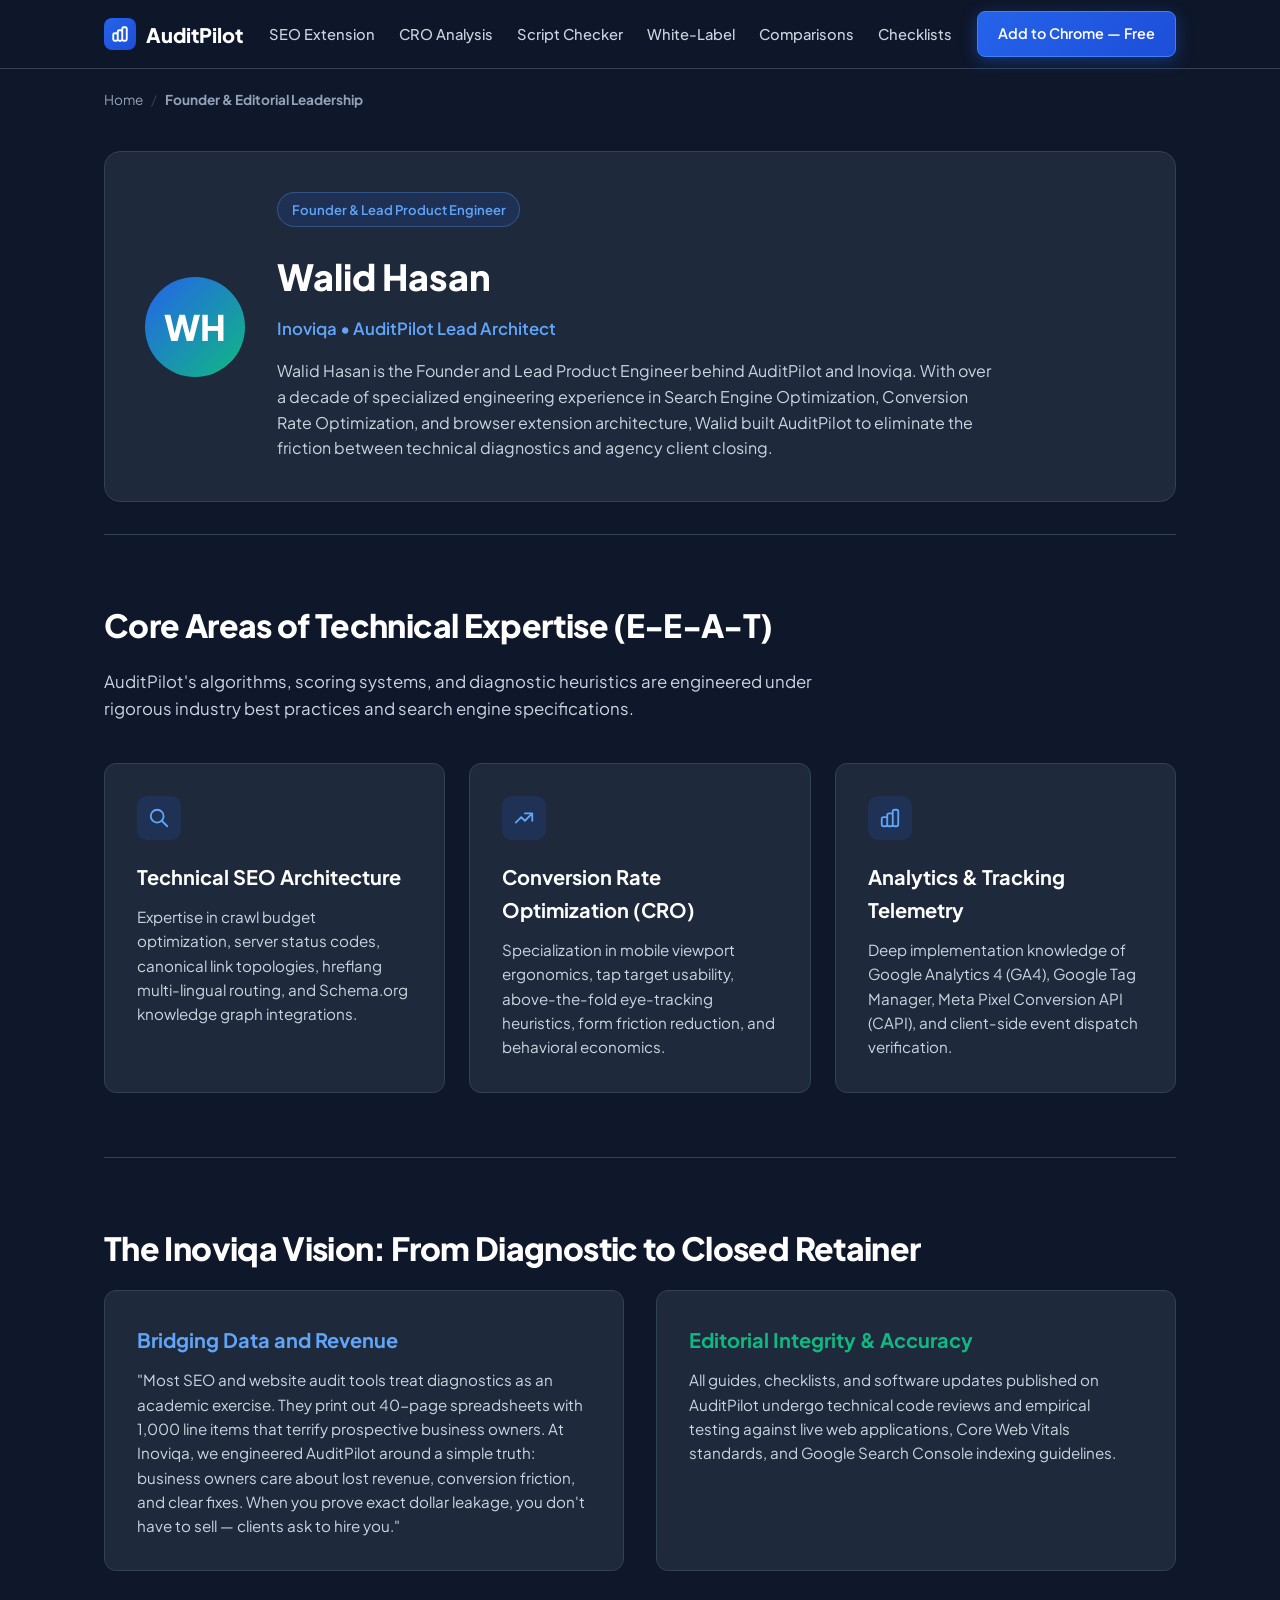
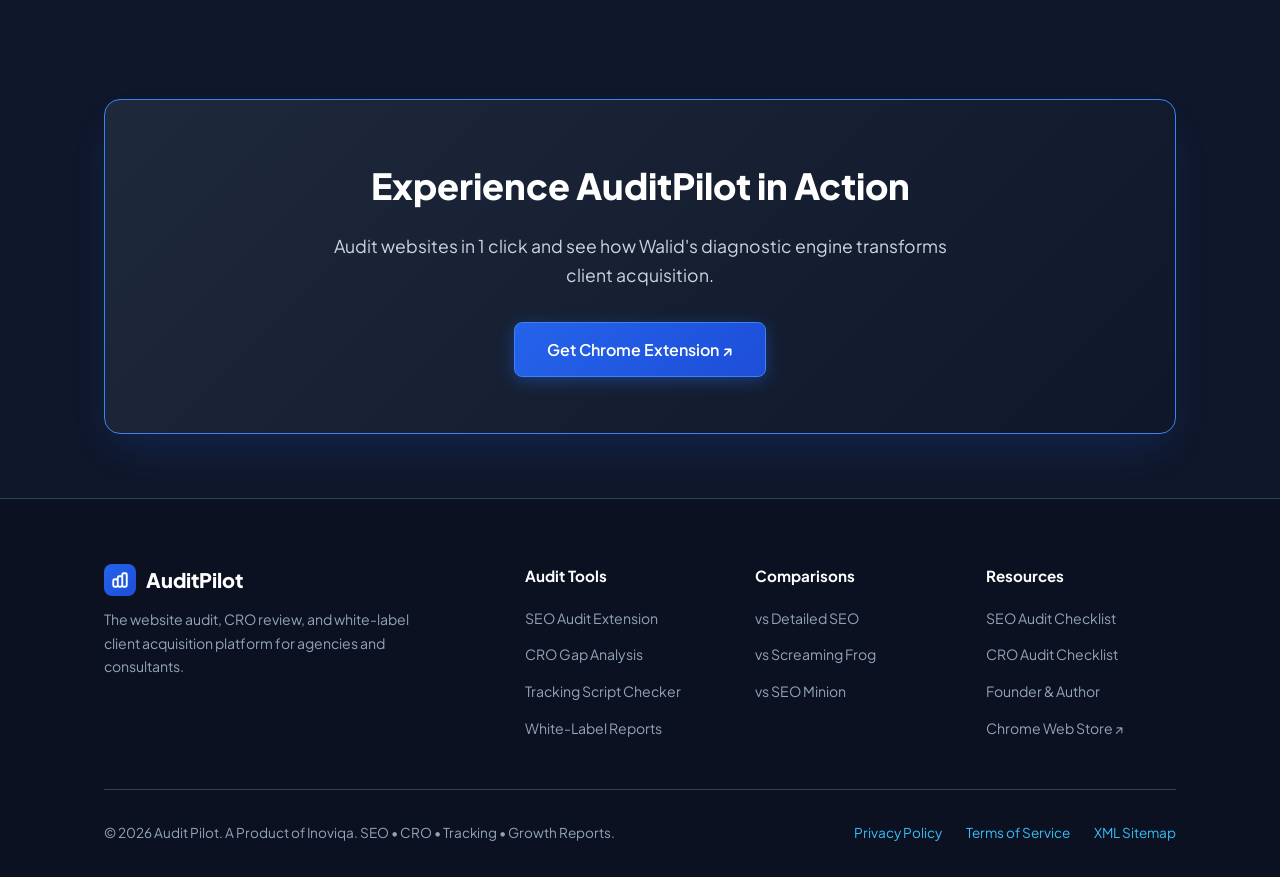
<file: author/index.html>
<!DOCTYPE html>
<html lang="en">
<head>
  <meta charset="UTF-8">
  <meta name="viewport" content="width=device-width, initial-scale=1.0">
  <title>Walid Hasan — Founder & Lead Product Engineer | AuditPilot</title>
  <meta name="description" content="Meet Walid Hasan, Founder & Lead Product Engineer of AuditPilot and Inoviqa. Expert in Technical SEO, Conversion Rate Optimization (CRO), and Web Performance.">
  <meta name="keywords" content="Walid Hasan, Inoviqa, AuditPilot Founder, SEO Engineer, CRO Architect, Web Performance Expert">
  <link rel="canonical" href="https://auditpilot.us/author/">
  <link rel="icon" type="image/jpeg" href="/logo.jpg">
  <link rel="stylesheet" href="/silo.css">

  <meta property="og:type" content="profile">
  <meta property="og:url" content="https://auditpilot.us/author/">
  <meta property="og:title" content="Walid Hasan — Founder & Lead Product Engineer | AuditPilot">
  <meta property="og:description" content="Meet Walid Hasan, Founder of AuditPilot and Inoviqa. Engineering the future of agency website audits and conversion rate optimization.">
  <meta property="og:image" content="https://auditpilot.us/logo.jpg">

  <!-- E-E-A-T Person Schema -->
  <script type="application/ld+json">
  {
    "@context": "https://schema.org",
    "@type": "Person",
    "name": "Walid Hasan",
    "url": "https://auditpilot.us/author/",
    "jobTitle": "Founder & Product Engineer",
    "worksFor": {
      "@type": "Organization",
      "name": "Inoviqa",
      "url": "https://auditpilot.us"
    },
    "sameAs": [
      "https://chromewebstore.google.com/detail/audit-pilot-1-click-websi/bpopbhodmhhbedeepfkmifaciaafjbgn",
      "https://siteauditpilot.com"
    ],
    "knowsAbout": [
      "Search Engine Optimization",
      "Conversion Rate Optimization",
      "Web Development",
      "Analytics Tracking",
      "Core Web Vitals",
      "B2B SaaS Architecture"
    ]
  }
  </script>
</head>
<body>

  <!-- Site Navigation -->
  <header class="site-header">
    <div class="container nav-inner">
      <a href="/" class="brand">
        <div class="brand-icon">
          <svg width="18" height="18" fill="none" stroke="currentColor" viewBox="0 0 24 24"><path stroke-linecap="round" stroke-linejoin="round" stroke-width="2.5" d="M9 19v-6a2 2 0 00-2-2H5a2 2 0 00-2 2v6a2 2 0 002 2h2a2 2 0 002-2zm0 0V9a2 2 0 012-2h2a2 2 0 012 2v10m-6 0a2 2 0 002 2h2a2 2 0 002-2m0 0V5a2 2 0 012-2h2a2 2 0 012 2v14a2 2 0 01-2 2h-2a2 2 0 01-2-2z"></path></svg>
        </div>
        <span>AuditPilot</span>
      </a>
      <ul class="nav-links">
        <li><a href="/tools/seo-audit-extension/">SEO Extension</a></li>
        <li><a href="/tools/cro-gap-analysis/">CRO Analysis</a></li>
        <li><a href="/tools/tracking-script-checker/">Script Checker</a></li>
        <li><a href="/features/white-label-reports/">White-Label</a></li>
        <li><a href="/compare/auditpilot-vs-detailed-seo/">Comparisons</a></li>
        <li><a href="/resources/seo-audit-checklist/">Checklists</a></li>
      </ul>
      <div>
        <a href="https://chromewebstore.google.com/detail/audit-pilot-1-click-websi/bpopbhodmhhbedeepfkmifaciaafjbgn" target="_blank" rel="noopener" class="btn btn-chrome">Add to Chrome — Free</a>
      </div>
    </div>
  </header>

  <main class="container">
    <div class="breadcrumbs">
      <a href="/">Home</a>
      <span>/</span>
      <strong>Founder & Editorial Leadership</strong>
    </div>

    <!-- Author Profile Card -->
    <div class="author-card">
      <div class="author-avatar">WH</div>
      <div>
        <div class="badge">Founder & Lead Product Engineer</div>
        <h1 style="font-size: 2.25rem; font-weight: 800; color: #FFFFFF; margin-bottom: 0.5rem;">Walid Hasan</h1>
        <p style="color: #60A5FA; font-weight: 600; font-size: 1.05rem; margin-bottom: 1rem;">
          Inoviqa &bull; AuditPilot Lead Architect
        </p>
        <p style="color: var(--color-text-secondary); font-size: 1rem; line-height: 1.6; max-width: 720px;">
          Walid Hasan is the Founder and Lead Product Engineer behind AuditPilot and Inoviqa. With over a decade of specialized engineering experience in Search Engine Optimization, Conversion Rate Optimization, and browser extension architecture, Walid built AuditPilot to eliminate the friction between technical diagnostics and agency client closing.
        </p>
      </div>
    </div>

    <!-- Core Areas of Expertise -->
    <section class="section">
      <h2 class="section-title">Core Areas of Technical Expertise (E-E-A-T)</h2>
      <p class="section-intro">
        AuditPilot's algorithms, scoring systems, and diagnostic heuristics are engineered under rigorous industry best practices and search engine specifications.
      </p>

      <div class="grid-3">
        <div class="card">
          <div class="card-icon">
            <svg width="22" height="22" fill="none" stroke="currentColor" viewBox="0 0 24 24"><path stroke-linecap="round" stroke-linejoin="round" stroke-width="2" d="M21 21l-6-6m2-5a7 7 0 11-14 0 7 7 0 0114 0z"></path></svg>
          </div>
          <h3>Technical SEO Architecture</h3>
          <p>Expertise in crawl budget optimization, server status codes, canonical link topologies, hreflang multi-lingual routing, and Schema.org knowledge graph integrations.</p>
        </div>

        <div class="card">
          <div class="card-icon">
            <svg width="22" height="22" fill="none" stroke="currentColor" viewBox="0 0 24 24"><path stroke-linecap="round" stroke-linejoin="round" stroke-width="2" d="M13 7h8m0 0v8m0-8l-8 8-4-4-6 6"></path></svg>
          </div>
          <h3>Conversion Rate Optimization (CRO)</h3>
          <p>Specialization in mobile viewport ergonomics, tap target usability, above-the-fold eye-tracking heuristics, form friction reduction, and behavioral economics.</p>
        </div>

        <div class="card">
          <div class="card-icon">
            <svg width="22" height="22" fill="none" stroke="currentColor" viewBox="0 0 24 24"><path stroke-linecap="round" stroke-linejoin="round" stroke-width="2" d="M9 19v-6a2 2 0 00-2-2H5a2 2 0 00-2 2v6a2 2 0 002 2h2a2 2 0 002-2zm0 0V9a2 2 0 012-2h2a2 2 0 012 2v10m-6 0a2 2 0 002 2h2a2 2 0 002-2m0 0V5a2 2 0 012-2h2a2 2 0 012 2v14a2 2 0 01-2 2h-2a2 2 0 01-2-2z"></path></svg>
          </div>
          <h3>Analytics & Tracking Telemetry</h3>
          <p>Deep implementation knowledge of Google Analytics 4 (GA4), Google Tag Manager, Meta Pixel Conversion API (CAPI), and client-side event dispatch verification.</p>
        </div>
      </div>
    </section>

    <!-- Mission & Company Info -->
    <section class="section">
      <h2 class="section-title">The Inoviqa Vision: From Diagnostic to Closed Retainer</h2>
      <div class="grid-2">
        <div class="card">
          <h3 style="color: #60A5FA;">Bridging Data and Revenue</h3>
          <p>
            "Most SEO and website audit tools treat diagnostics as an academic exercise. They print out 40-page spreadsheets with 1,000 line items that terrify prospective business owners. At Inoviqa, we engineered AuditPilot around a simple truth: business owners care about lost revenue, conversion friction, and clear fixes. When you prove exact dollar leakage, you don't have to sell — clients ask to hire you."
          </p>
        </div>
        <div class="card">
          <h3 style="color: #10B981;">Editorial Integrity & Accuracy</h3>
          <p>
            All guides, checklists, and software updates published on AuditPilot undergo technical code reviews and empirical testing against live web applications, Core Web Vitals standards, and Google Search Console indexing guidelines.
          </p>
        </div>
      </div>
    </section>

    <!-- Bottom CTA -->
    <div class="cta-box">
      <h2>Experience AuditPilot in Action</h2>
      <p>Audit websites in 1 click and see how Walid's diagnostic engine transforms client acquisition.</p>
      <div class="hero-actions">
        <a href="https://chromewebstore.google.com/detail/audit-pilot-1-click-websi/bpopbhodmhhbedeepfkmifaciaafjbgn" target="_blank" rel="noopener" class="btn btn-chrome btn-primary" style="padding: 0.85rem 2rem; font-size: 1rem;">
          Get Chrome Extension ↗
        </a>
      </div>
    </div>
  </main>

  <!-- Site Footer -->
  <footer class="site-footer">
    <div class="container">
      <div class="footer-grid">
        <div class="footer-col">
          <div class="brand" style="margin-bottom: 0.75rem;">
            <div class="brand-icon">
              <svg width="18" height="18" fill="none" stroke="currentColor" viewBox="0 0 24 24"><path stroke-linecap="round" stroke-linejoin="round" stroke-width="2.5" d="M9 19v-6a2 2 0 00-2-2H5a2 2 0 00-2 2v6a2 2 0 002 2h2a2 2 0 002-2zm0 0V9a2 2 0 012-2h2a2 2 0 012 2v10m-6 0a2 2 0 002 2h2a2 2 0 002-2m0 0V5a2 2 0 012-2h2a2 2 0 012 2v14a2 2 0 01-2 2h-2a2 2 0 01-2-2z"></path></svg>
            </div>
            <span>AuditPilot</span>
          </div>
          <p style="color: var(--color-text-muted); font-size: 0.88rem; max-width: 320px;">
            The website audit, CRO review, and white-label client acquisition platform for agencies and consultants.
          </p>
        </div>

        <div class="footer-col">
          <h4>Audit Tools</h4>
          <ul class="footer-links">
            <li><a href="/tools/seo-audit-extension/">SEO Audit Extension</a></li>
            <li><a href="/tools/cro-gap-analysis/">CRO Gap Analysis</a></li>
            <li><a href="/tools/tracking-script-checker/">Tracking Script Checker</a></li>
            <li><a href="/features/white-label-reports/">White-Label Reports</a></li>
          </ul>
        </div>

        <div class="footer-col">
          <h4>Comparisons</h4>
          <ul class="footer-links">
            <li><a href="/compare/auditpilot-vs-detailed-seo/">vs Detailed SEO</a></li>
            <li><a href="/compare/auditpilot-vs-screaming-frog/">vs Screaming Frog</a></li>
            <li><a href="/compare/auditpilot-vs-seo-minion/">vs SEO Minion</a></li>
          </ul>
        </div>

        <div class="footer-col">
          <h4>Resources</h4>
          <ul class="footer-links">
            <li><a href="/resources/seo-audit-checklist/">SEO Audit Checklist</a></li>
            <li><a href="/resources/cro-audit-checklist/">CRO Audit Checklist</a></li>
            <li><a href="/author/">Founder & Author</a></li>
            <li><a href="https://chromewebstore.google.com/detail/audit-pilot-1-click-websi/bpopbhodmhhbedeepfkmifaciaafjbgn" target="_blank" rel="noopener">Chrome Web Store ↗</a></li>
          </ul>
        </div>
      </div>

      <div class="footer-bottom">
        <div>
          &copy; 2026 Audit Pilot. A Product of Inoviqa. SEO &bull; CRO &bull; Tracking &bull; Growth Reports.
        </div>
        <div style="display: flex; gap: 1.5rem;">
          <a href="/#">Privacy Policy</a>
          <a href="/#">Terms of Service</a>
          <a href="/sitemap_index.xml">XML Sitemap</a>
        </div>
      </div>
    </div>
  </footer>

</body>
</html>
</file>
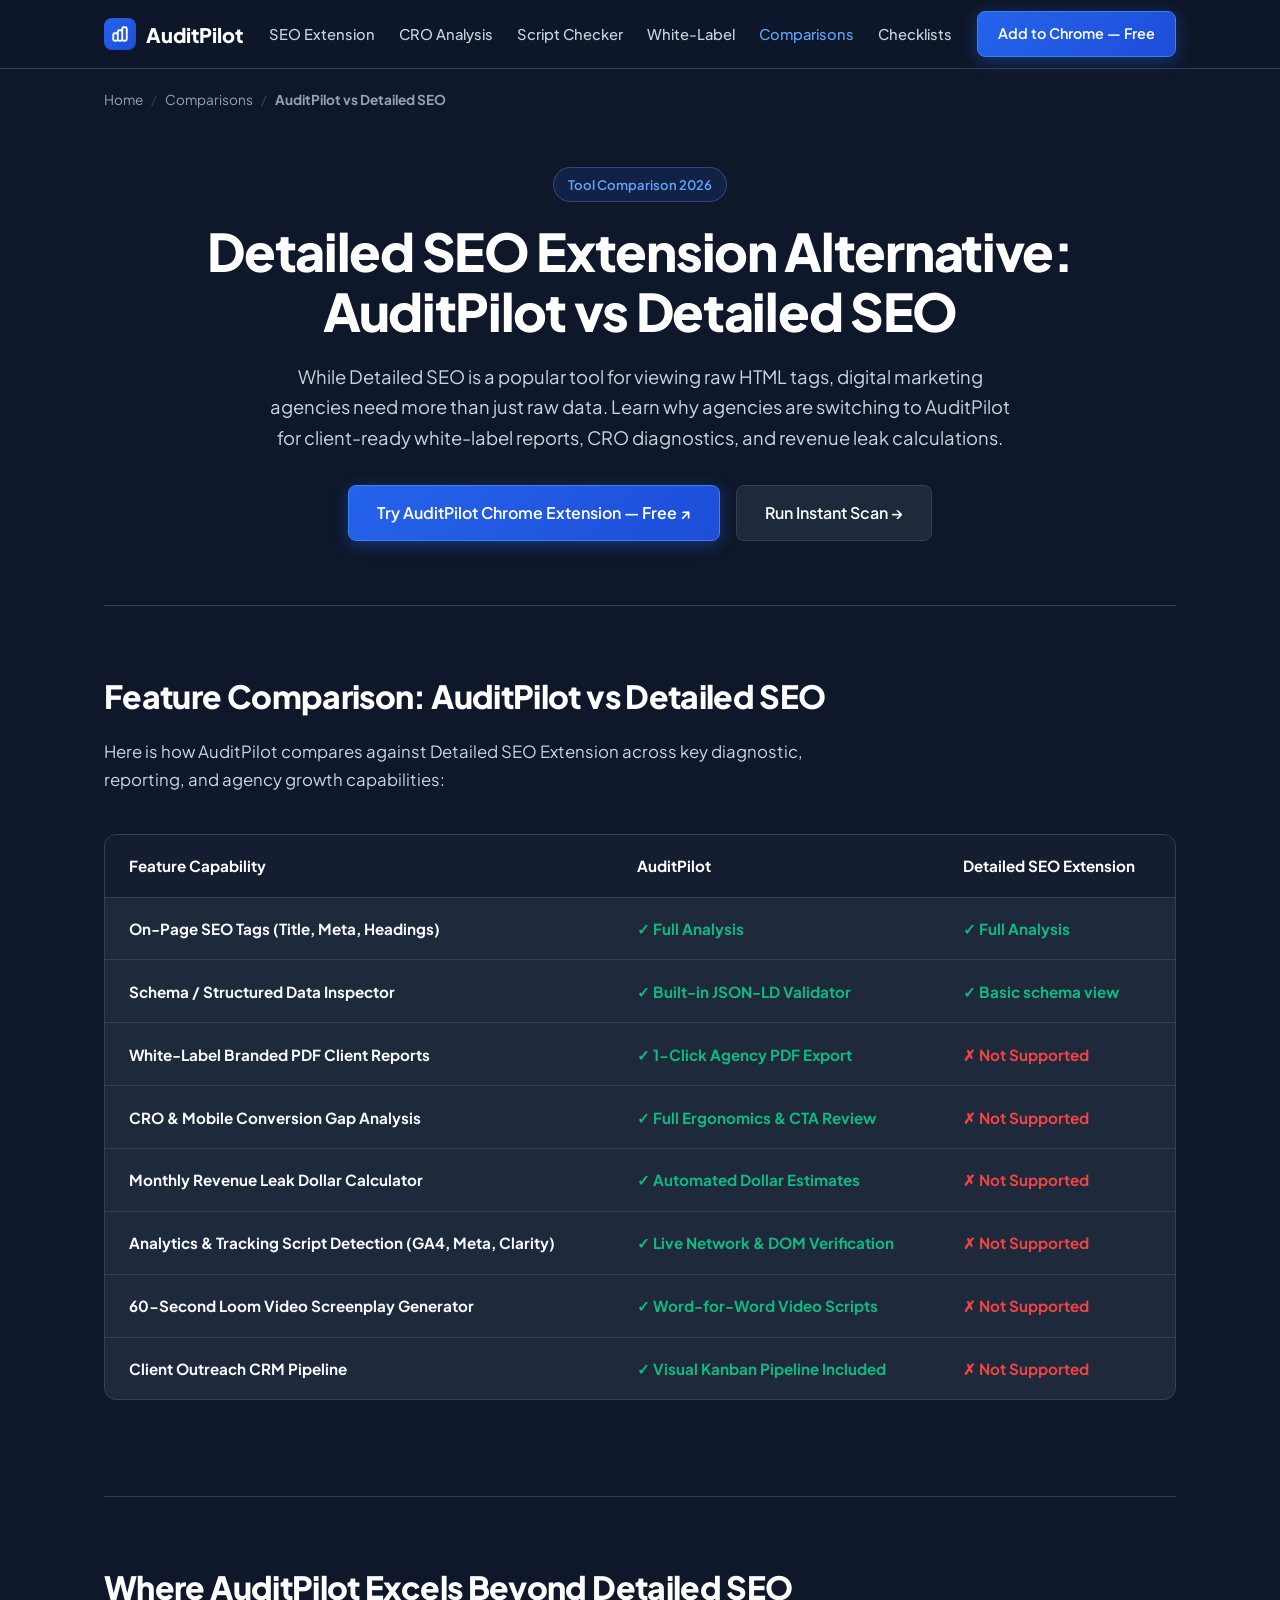
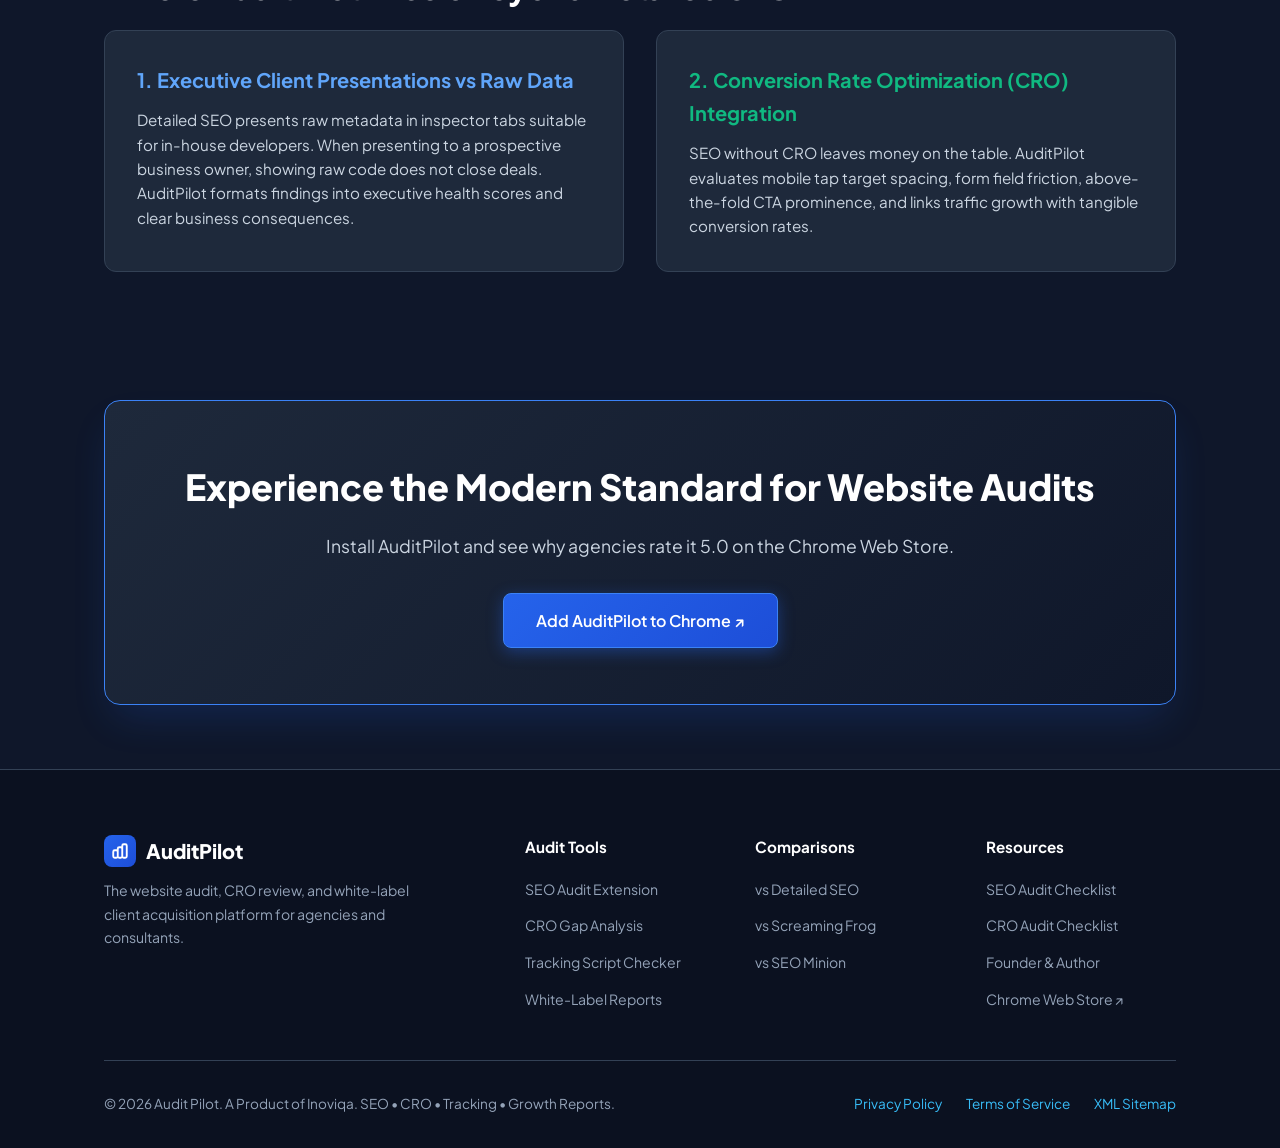
<file: compare/auditpilot-vs-detailed-seo/index.html>
<!DOCTYPE html>
<html lang="en">
<head>
  <meta charset="UTF-8">
  <meta name="viewport" content="width=device-width, initial-scale=1.0">
  <title>Detailed SEO Extension Alternative: AuditPilot vs Detailed SEO | AuditPilot</title>
  <meta name="description" content="Looking for the best Detailed SEO Extension alternative? Compare AuditPilot vs Detailed SEO on features, white-label PDF reporting, CRO auditing, tracking script checks, and pricing.">
  <meta name="keywords" content="detailed seo extension alternative, detailed seo vs auditpilot, best seo extension for chrome, detailed seo review, on-page seo extension comparison">
  <link rel="canonical" href="https://auditpilot.us/compare/auditpilot-vs-detailed-seo/">
  <link rel="icon" type="image/jpeg" href="/logo.jpg">
  <link rel="stylesheet" href="/silo.css">

  <meta property="og:type" content="article">
  <meta property="og:url" content="https://auditpilot.us/compare/auditpilot-vs-detailed-seo/">
  <meta property="og:title" content="Detailed SEO Extension Alternative: AuditPilot vs Detailed SEO | AuditPilot">
  <meta property="og:description" content="Compare AuditPilot vs Detailed SEO Extension side by side. See why agencies are upgrading to AuditPilot for client reporting and revenue leak calculations.">
  <meta property="og:image" content="https://auditpilot.us/dashboard-preview.jpg">

  <script type="application/ld+json">
  {
    "@context": "https://schema.org",
    "@graph": [
      {
        "@type": "BreadcrumbList",
        "itemListElement": [
          {
            "@type": "ListItem",
            "position": 1,
            "name": "Home",
            "item": "https://auditpilot.us/"
          },
          {
            "@type": "ListItem",
            "position": 2,
            "name": "Comparisons",
            "item": "https://auditpilot.us/#"
          },
          {
            "@type": "ListItem",
            "position": 3,
            "name": "AuditPilot vs Detailed SEO",
            "item": "https://auditpilot.us/compare/auditpilot-vs-detailed-seo/"
          }
        ]
      },
      {
        "@type": "Article",
        "headline": "Detailed SEO Extension Alternative: AuditPilot vs Detailed SEO",
        "description": "Comprehensive feature-by-feature comparison between AuditPilot and the Detailed SEO Extension.",
        "author": {
          "@type": "Person",
          "name": "Walid Hasan",
          "url": "https://auditpilot.us/author/"
        },
        "publisher": {
          "@type": "Organization",
          "name": "AuditPilot",
          "url": "https://auditpilot.us"
        }
      }
    ]
  }
  </script>
</head>
<body>

  <!-- Site Navigation -->
  <header class="site-header">
    <div class="container nav-inner">
      <a href="/" class="brand">
        <div class="brand-icon">
          <svg width="18" height="18" fill="none" stroke="currentColor" viewBox="0 0 24 24"><path stroke-linecap="round" stroke-linejoin="round" stroke-width="2.5" d="M9 19v-6a2 2 0 00-2-2H5a2 2 0 00-2 2v6a2 2 0 002 2h2a2 2 0 002-2zm0 0V9a2 2 0 012-2h2a2 2 0 012 2v10m-6 0a2 2 0 002 2h2a2 2 0 002-2m0 0V5a2 2 0 012-2h2a2 2 0 012 2v14a2 2 0 01-2 2h-2a2 2 0 01-2-2z"></path></svg>
        </div>
        <span>AuditPilot</span>
      </a>
      <ul class="nav-links">
        <li><a href="/tools/seo-audit-extension/">SEO Extension</a></li>
        <li><a href="/tools/cro-gap-analysis/">CRO Analysis</a></li>
        <li><a href="/tools/tracking-script-checker/">Script Checker</a></li>
        <li><a href="/features/white-label-reports/">White-Label</a></li>
        <li><a href="/compare/auditpilot-vs-detailed-seo/" style="color: #60A5FA;">Comparisons</a></li>
        <li><a href="/resources/seo-audit-checklist/">Checklists</a></li>
      </ul>
      <div>
        <a href="https://chromewebstore.google.com/detail/audit-pilot-1-click-websi/bpopbhodmhhbedeepfkmifaciaafjbgn" target="_blank" rel="noopener" class="btn btn-chrome">Add to Chrome — Free</a>
      </div>
    </div>
  </header>

  <main class="container">
    <div class="breadcrumbs">
      <a href="/">Home</a>
      <span>/</span>
      <a href="/#">Comparisons</a>
      <span>/</span>
      <strong>AuditPilot vs Detailed SEO</strong>
    </div>

    <!-- Hero Section -->
    <section class="page-hero">
      <div class="badge">Tool Comparison 2026</div>
      <h1 class="hero-title">Detailed SEO Extension Alternative: AuditPilot vs Detailed SEO</h1>
      <p class="hero-subtitle">
        While Detailed SEO is a popular tool for viewing raw HTML tags, digital marketing agencies need more than just raw data. Learn why agencies are switching to AuditPilot for client-ready white-label reports, CRO diagnostics, and revenue leak calculations.
      </p>
      <div class="hero-actions">
        <a href="https://chromewebstore.google.com/detail/audit-pilot-1-click-websi/bpopbhodmhhbedeepfkmifaciaafjbgn" target="_blank" rel="noopener" class="btn btn-chrome btn-primary" style="padding: 0.85rem 1.75rem; font-size: 1rem;">
          Try AuditPilot Chrome Extension — Free ↗
        </a>
        <a href="/#teaser-scanner" class="btn btn-secondary" style="padding: 0.85rem 1.75rem; font-size: 1rem;">
          Run Instant Scan →
        </a>
      </div>
    </section>

    <!-- Side-by-Side Comparison Table -->
    <section class="section">
      <h2 class="section-title">Feature Comparison: AuditPilot vs Detailed SEO</h2>
      <p class="section-intro">
        Here is how AuditPilot compares against Detailed SEO Extension across key diagnostic, reporting, and agency growth capabilities:
      </p>

      <div class="table-responsive">
        <table class="compare-table">
          <thead>
            <tr>
              <th>Feature Capability</th>
              <th>AuditPilot</th>
              <th>Detailed SEO Extension</th>
            </tr>
          </thead>
          <tbody>
            <tr>
              <td><strong>On-Page SEO Tags (Title, Meta, Headings)</strong></td>
              <td><span class="check">✓ Full Analysis</span></td>
              <td><span class="check">✓ Full Analysis</span></td>
            </tr>
            <tr>
              <td><strong>Schema / Structured Data Inspector</strong></td>
              <td><span class="check">✓ Built-in JSON-LD Validator</span></td>
              <td><span class="check">✓ Basic schema view</span></td>
            </tr>
            <tr>
              <td><strong>White-Label Branded PDF Client Reports</strong></td>
              <td><span class="check">✓ 1-Click Agency PDF Export</span></td>
              <td><span class="cross">✗ Not Supported</span></td>
            </tr>
            <tr>
              <td><strong>CRO & Mobile Conversion Gap Analysis</strong></td>
              <td><span class="check">✓ Full Ergonomics & CTA Review</span></td>
              <td><span class="cross">✗ Not Supported</span></td>
            </tr>
            <tr>
              <td><strong>Monthly Revenue Leak Dollar Calculator</strong></td>
              <td><span class="check">✓ Automated Dollar Estimates</span></td>
              <td><span class="cross">✗ Not Supported</span></td>
            </tr>
            <tr>
              <td><strong>Analytics & Tracking Script Detection (GA4, Meta, Clarity)</strong></td>
              <td><span class="check">✓ Live Network & DOM Verification</span></td>
              <td><span class="cross">✗ Not Supported</span></td>
            </tr>
            <tr>
              <td><strong>60-Second Loom Video Screenplay Generator</strong></td>
              <td><span class="check">✓ Word-for-Word Video Scripts</span></td>
              <td><span class="cross">✗ Not Supported</span></td>
            </tr>
            <tr>
              <td><strong>Client Outreach CRM Pipeline</strong></td>
              <td><span class="check">✓ Visual Kanban Pipeline Included</span></td>
              <td><span class="cross">✗ Not Supported</span></td>
            </tr>
          </tbody>
        </table>
      </div>
    </section>

    <!-- Detailed Analysis Cards -->
    <section class="section">
      <h2 class="section-title">Where AuditPilot Excels Beyond Detailed SEO</h2>
      <div class="grid-2">
        <div class="card">
          <h3 style="color: #60A5FA;">1. Executive Client Presentations vs Raw Data</h3>
          <p>
            Detailed SEO presents raw metadata in inspector tabs suitable for in-house developers. When presenting to a prospective business owner, showing raw code does not close deals. AuditPilot formats findings into executive health scores and clear business consequences.
          </p>
        </div>
        <div class="card">
          <h3 style="color: #10B981;">2. Conversion Rate Optimization (CRO) Integration</h3>
          <p>
            SEO without CRO leaves money on the table. AuditPilot evaluates mobile tap target spacing, form field friction, above-the-fold CTA prominence, and links traffic growth with tangible conversion rates.
          </p>
        </div>
      </div>
    </section>

    <!-- Bottom CTA -->
    <div class="cta-box">
      <h2>Experience the Modern Standard for Website Audits</h2>
      <p>Install AuditPilot and see why agencies rate it 5.0 on the Chrome Web Store.</p>
      <div class="hero-actions">
        <a href="https://chromewebstore.google.com/detail/audit-pilot-1-click-websi/bpopbhodmhhbedeepfkmifaciaafjbgn" target="_blank" rel="noopener" class="btn btn-chrome btn-primary" style="padding: 0.85rem 2rem; font-size: 1rem;">
          Add AuditPilot to Chrome ↗
        </a>
      </div>
    </div>
  </main>

  <!-- Site Footer -->
  <footer class="site-footer">
    <div class="container">
      <div class="footer-grid">
        <div class="footer-col">
          <div class="brand" style="margin-bottom: 0.75rem;">
            <div class="brand-icon">
              <svg width="18" height="18" fill="none" stroke="currentColor" viewBox="0 0 24 24"><path stroke-linecap="round" stroke-linejoin="round" stroke-width="2.5" d="M9 19v-6a2 2 0 00-2-2H5a2 2 0 00-2 2v6a2 2 0 002 2h2a2 2 0 002-2zm0 0V9a2 2 0 012-2h2a2 2 0 012 2v10m-6 0a2 2 0 002 2h2a2 2 0 002-2m0 0V5a2 2 0 012-2h2a2 2 0 012 2v14a2 2 0 01-2 2h-2a2 2 0 01-2-2z"></path></svg>
            </div>
            <span>AuditPilot</span>
          </div>
          <p style="color: var(--color-text-muted); font-size: 0.88rem; max-width: 320px;">
            The website audit, CRO review, and white-label client acquisition platform for agencies and consultants.
          </p>
        </div>

        <div class="footer-col">
          <h4>Audit Tools</h4>
          <ul class="footer-links">
            <li><a href="/tools/seo-audit-extension/">SEO Audit Extension</a></li>
            <li><a href="/tools/cro-gap-analysis/">CRO Gap Analysis</a></li>
            <li><a href="/tools/tracking-script-checker/">Tracking Script Checker</a></li>
            <li><a href="/features/white-label-reports/">White-Label Reports</a></li>
          </ul>
        </div>

        <div class="footer-col">
          <h4>Comparisons</h4>
          <ul class="footer-links">
            <li><a href="/compare/auditpilot-vs-detailed-seo/">vs Detailed SEO</a></li>
            <li><a href="/compare/auditpilot-vs-screaming-frog/">vs Screaming Frog</a></li>
            <li><a href="/compare/auditpilot-vs-seo-minion/">vs SEO Minion</a></li>
          </ul>
        </div>

        <div class="footer-col">
          <h4>Resources</h4>
          <ul class="footer-links">
            <li><a href="/resources/seo-audit-checklist/">SEO Audit Checklist</a></li>
            <li><a href="/resources/cro-audit-checklist/">CRO Audit Checklist</a></li>
            <li><a href="/author/">Founder & Author</a></li>
            <li><a href="https://chromewebstore.google.com/detail/audit-pilot-1-click-websi/bpopbhodmhhbedeepfkmifaciaafjbgn" target="_blank" rel="noopener">Chrome Web Store ↗</a></li>
          </ul>
        </div>
      </div>

      <div class="footer-bottom">
        <div>
          &copy; 2026 Audit Pilot. A Product of Inoviqa. SEO &bull; CRO &bull; Tracking &bull; Growth Reports.
        </div>
        <div style="display: flex; gap: 1.5rem;">
          <a href="/#">Privacy Policy</a>
          <a href="/#">Terms of Service</a>
          <a href="/sitemap_index.xml">XML Sitemap</a>
        </div>
      </div>
    </div>
  </footer>

</body>
</html>
</file>
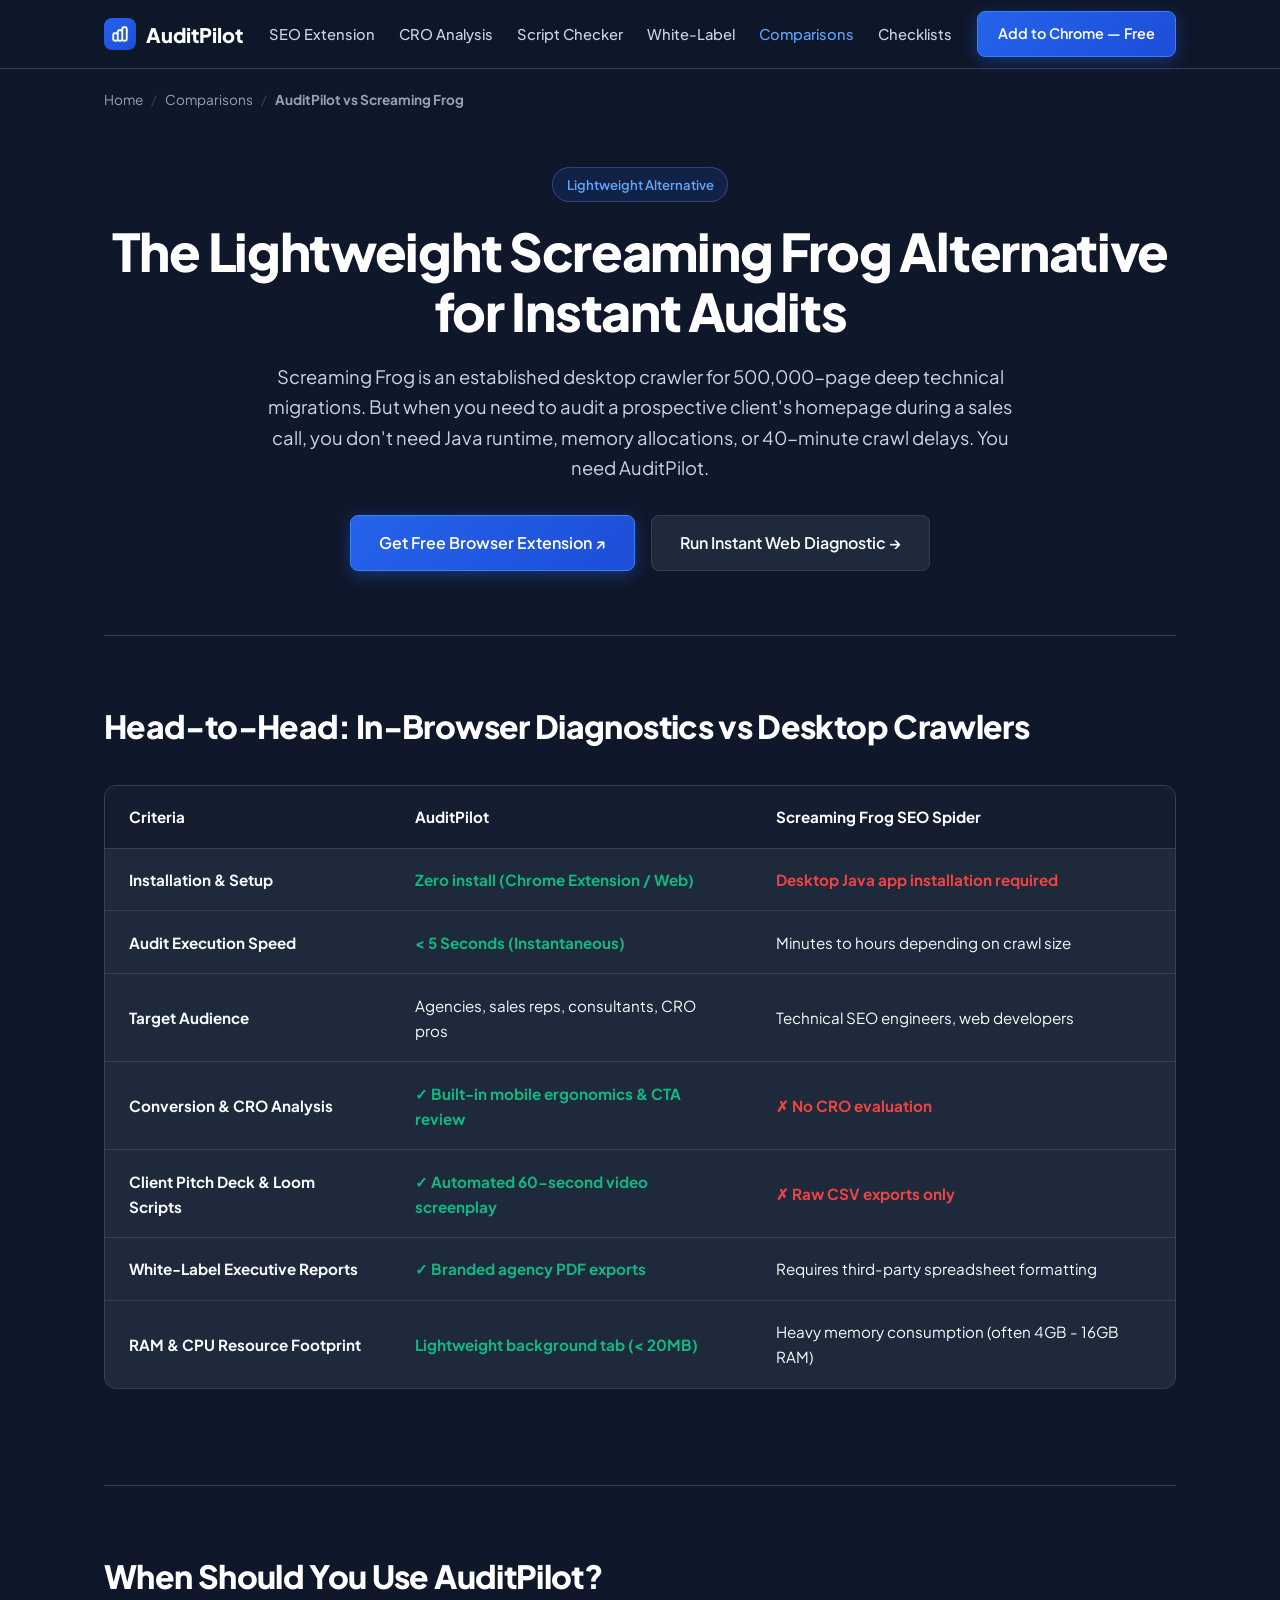
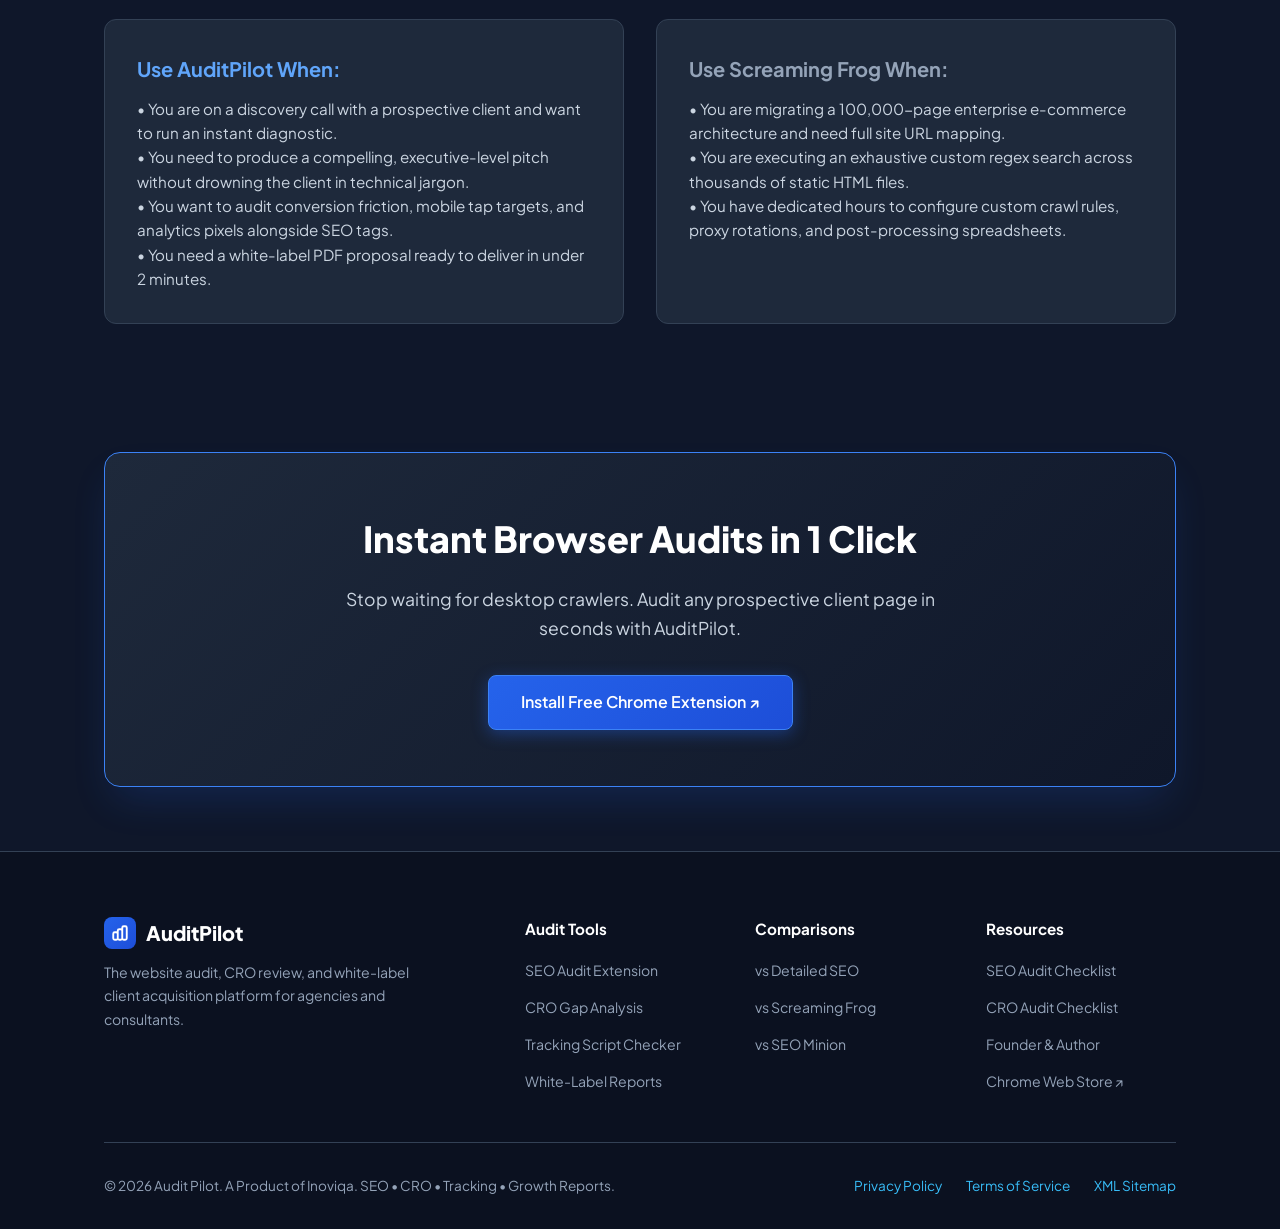
<file: compare/auditpilot-vs-screaming-frog/index.html>
<!DOCTYPE html>
<html lang="en">
<head>
  <meta charset="UTF-8">
  <meta name="viewport" content="width=device-width, initial-scale=1.0">
  <title>Lightweight Screaming Frog Alternative for Browser Audits | AuditPilot</title>
  <meta name="description" content="Looking for a lightweight Screaming Frog alternative? Compare AuditPilot vs Screaming Frog SEO Spider. Fast, zero-install browser audits, CRO reviews, and client pitch decks.">
  <meta name="keywords" content="lightweight screaming frog alternative, screaming frog alternative chrome extension, quick website audit tool, screaming frog vs auditpilot, in-browser seo checker">
  <link rel="canonical" href="https://auditpilot.us/compare/auditpilot-vs-screaming-frog/">
  <link rel="icon" type="image/jpeg" href="/logo.jpg">
  <link rel="stylesheet" href="/silo.css">

  <meta property="og:type" content="article">
  <meta property="og:url" content="https://auditpilot.us/compare/auditpilot-vs-screaming-frog/">
  <meta property="og:title" content="Lightweight Screaming Frog Alternative for Browser Audits | AuditPilot">
  <meta property="og:description" content="Why digital agencies choose AuditPilot for instantaneous, zero-install browser audits over heavy desktop crawler software.">
  <meta property="og:image" content="https://auditpilot.us/dashboard-preview.jpg">

  <script type="application/ld+json">
  {
    "@context": "https://schema.org",
    "@graph": [
      {
        "@type": "BreadcrumbList",
        "itemListElement": [
          {
            "@type": "ListItem",
            "position": 1,
            "name": "Home",
            "item": "https://auditpilot.us/"
          },
          {
            "@type": "ListItem",
            "position": 2,
            "name": "Comparisons",
            "item": "https://auditpilot.us/#"
          },
          {
            "@type": "ListItem",
            "position": 3,
            "name": "AuditPilot vs Screaming Frog",
            "item": "https://auditpilot.us/compare/auditpilot-vs-screaming-frog/"
          }
        ]
      },
      {
        "@type": "Article",
        "headline": "Lightweight Screaming Frog Alternative: AuditPilot vs Screaming Frog SEO Spider",
        "description": "A direct comparison of in-browser client diagnostic auditing versus heavy desktop crawlers.",
        "author": {
          "@type": "Person",
          "name": "Walid Hasan",
          "url": "https://auditpilot.us/author/"
        },
        "publisher": {
          "@type": "Organization",
          "name": "AuditPilot",
          "url": "https://auditpilot.us"
        }
      }
    ]
  }
  </script>
</head>
<body>

  <!-- Site Navigation -->
  <header class="site-header">
    <div class="container nav-inner">
      <a href="/" class="brand">
        <div class="brand-icon">
          <svg width="18" height="18" fill="none" stroke="currentColor" viewBox="0 0 24 24"><path stroke-linecap="round" stroke-linejoin="round" stroke-width="2.5" d="M9 19v-6a2 2 0 00-2-2H5a2 2 0 00-2 2v6a2 2 0 002 2h2a2 2 0 002-2zm0 0V9a2 2 0 012-2h2a2 2 0 012 2v10m-6 0a2 2 0 002 2h2a2 2 0 002-2m0 0V5a2 2 0 012-2h2a2 2 0 012 2v14a2 2 0 01-2 2h-2a2 2 0 01-2-2z"></path></svg>
        </div>
        <span>AuditPilot</span>
      </a>
      <ul class="nav-links">
        <li><a href="/tools/seo-audit-extension/">SEO Extension</a></li>
        <li><a href="/tools/cro-gap-analysis/">CRO Analysis</a></li>
        <li><a href="/tools/tracking-script-checker/">Script Checker</a></li>
        <li><a href="/features/white-label-reports/">White-Label</a></li>
        <li><a href="/compare/auditpilot-vs-detailed-seo/" style="color: #60A5FA;">Comparisons</a></li>
        <li><a href="/resources/seo-audit-checklist/">Checklists</a></li>
      </ul>
      <div>
        <a href="https://chromewebstore.google.com/detail/audit-pilot-1-click-websi/bpopbhodmhhbedeepfkmifaciaafjbgn" target="_blank" rel="noopener" class="btn btn-chrome">Add to Chrome — Free</a>
      </div>
    </div>
  </header>

  <main class="container">
    <div class="breadcrumbs">
      <a href="/">Home</a>
      <span>/</span>
      <a href="/#">Comparisons</a>
      <span>/</span>
      <strong>AuditPilot vs Screaming Frog</strong>
    </div>

    <!-- Hero Section -->
    <section class="page-hero">
      <div class="badge">Lightweight Alternative</div>
      <h1 class="hero-title">The Lightweight Screaming Frog Alternative for Instant Audits</h1>
      <p class="hero-subtitle">
        Screaming Frog is an established desktop crawler for 500,000-page deep technical migrations. But when you need to audit a prospective client's homepage during a sales call, you don't need Java runtime, memory allocations, or 40-minute crawl delays. You need AuditPilot.
      </p>
      <div class="hero-actions">
        <a href="https://chromewebstore.google.com/detail/audit-pilot-1-click-websi/bpopbhodmhhbedeepfkmifaciaafjbgn" target="_blank" rel="noopener" class="btn btn-chrome btn-primary" style="padding: 0.85rem 1.75rem; font-size: 1rem;">
          Get Free Browser Extension ↗
        </a>
        <a href="/#teaser-scanner" class="btn btn-secondary" style="padding: 0.85rem 1.75rem; font-size: 1rem;">
          Run Instant Web Diagnostic →
        </a>
      </div>
    </section>

    <!-- Side-by-Side Comparison Table -->
    <section class="section">
      <h2 class="section-title">Head-to-Head: In-Browser Diagnostics vs Desktop Crawlers</h2>
      <div class="table-responsive">
        <table class="compare-table">
          <thead>
            <tr>
              <th>Criteria</th>
              <th>AuditPilot</th>
              <th>Screaming Frog SEO Spider</th>
            </tr>
          </thead>
          <tbody>
            <tr>
              <td><strong>Installation & Setup</strong></td>
              <td><span class="check">Zero install (Chrome Extension / Web)</span></td>
              <td><span class="cross">Desktop Java app installation required</span></td>
            </tr>
            <tr>
              <td><strong>Audit Execution Speed</strong></td>
              <td><span class="check">&lt; 5 Seconds (Instantaneous)</span></td>
              <td>Minutes to hours depending on crawl size</td>
            </tr>
            <tr>
              <td><strong>Target Audience</strong></td>
              <td>Agencies, sales reps, consultants, CRO pros</td>
              <td>Technical SEO engineers, web developers</td>
            </tr>
            <tr>
              <td><strong>Conversion & CRO Analysis</strong></td>
              <td><span class="check">✓ Built-in mobile ergonomics & CTA review</span></td>
              <td><span class="cross">✗ No CRO evaluation</span></td>
            </tr>
            <tr>
              <td><strong>Client Pitch Deck & Loom Scripts</strong></td>
              <td><span class="check">✓ Automated 60-second video screenplay</span></td>
              <td><span class="cross">✗ Raw CSV exports only</span></td>
            </tr>
            <tr>
              <td><strong>White-Label Executive Reports</strong></td>
              <td><span class="check">✓ Branded agency PDF exports</span></td>
              <td>Requires third-party spreadsheet formatting</td>
            </tr>
            <tr>
              <td><strong>RAM & CPU Resource Footprint</strong></td>
              <td><span class="check">Lightweight background tab (&lt; 20MB)</span></td>
              <td>Heavy memory consumption (often 4GB - 16GB RAM)</td>
            </tr>
          </tbody>
        </table>
      </div>
    </section>

    <!-- When to Use What -->
    <section class="section">
      <h2 class="section-title">When Should You Use AuditPilot?</h2>
      <div class="grid-2">
        <div class="card">
          <h3 style="color: #60A5FA;">Use AuditPilot When:</h3>
          <p>
            • You are on a discovery call with a prospective client and want to run an instant diagnostic.<br>
            • You need to produce a compelling, executive-level pitch without drowning the client in technical jargon.<br>
            • You want to audit conversion friction, mobile tap targets, and analytics pixels alongside SEO tags.<br>
            • You need a white-label PDF proposal ready to deliver in under 2 minutes.
          </p>
        </div>
        <div class="card">
          <h3 style="color: #94A3B8;">Use Screaming Frog When:</h3>
          <p>
            • You are migrating a 100,000-page enterprise e-commerce architecture and need full site URL mapping.<br>
            • You are executing an exhaustive custom regex search across thousands of static HTML files.<br>
            • You have dedicated hours to configure custom crawl rules, proxy rotations, and post-processing spreadsheets.
          </p>
        </div>
      </div>
    </section>

    <!-- Bottom CTA -->
    <div class="cta-box">
      <h2>Instant Browser Audits in 1 Click</h2>
      <p>Stop waiting for desktop crawlers. Audit any prospective client page in seconds with AuditPilot.</p>
      <div class="hero-actions">
        <a href="https://chromewebstore.google.com/detail/audit-pilot-1-click-websi/bpopbhodmhhbedeepfkmifaciaafjbgn" target="_blank" rel="noopener" class="btn btn-chrome btn-primary" style="padding: 0.85rem 2rem; font-size: 1rem;">
          Install Free Chrome Extension ↗
        </a>
      </div>
    </div>
  </main>

  <!-- Site Footer -->
  <footer class="site-footer">
    <div class="container">
      <div class="footer-grid">
        <div class="footer-col">
          <div class="brand" style="margin-bottom: 0.75rem;">
            <div class="brand-icon">
              <svg width="18" height="18" fill="none" stroke="currentColor" viewBox="0 0 24 24"><path stroke-linecap="round" stroke-linejoin="round" stroke-width="2.5" d="M9 19v-6a2 2 0 00-2-2H5a2 2 0 00-2 2v6a2 2 0 002 2h2a2 2 0 002-2zm0 0V9a2 2 0 012-2h2a2 2 0 012 2v10m-6 0a2 2 0 002 2h2a2 2 0 002-2m0 0V5a2 2 0 012-2h2a2 2 0 012 2v14a2 2 0 01-2 2h-2a2 2 0 01-2-2z"></path></svg>
            </div>
            <span>AuditPilot</span>
          </div>
          <p style="color: var(--color-text-muted); font-size: 0.88rem; max-width: 320px;">
            The website audit, CRO review, and white-label client acquisition platform for agencies and consultants.
          </p>
        </div>

        <div class="footer-col">
          <h4>Audit Tools</h4>
          <ul class="footer-links">
            <li><a href="/tools/seo-audit-extension/">SEO Audit Extension</a></li>
            <li><a href="/tools/cro-gap-analysis/">CRO Gap Analysis</a></li>
            <li><a href="/tools/tracking-script-checker/">Tracking Script Checker</a></li>
            <li><a href="/features/white-label-reports/">White-Label Reports</a></li>
          </ul>
        </div>

        <div class="footer-col">
          <h4>Comparisons</h4>
          <ul class="footer-links">
            <li><a href="/compare/auditpilot-vs-detailed-seo/">vs Detailed SEO</a></li>
            <li><a href="/compare/auditpilot-vs-screaming-frog/">vs Screaming Frog</a></li>
            <li><a href="/compare/auditpilot-vs-seo-minion/">vs SEO Minion</a></li>
          </ul>
        </div>

        <div class="footer-col">
          <h4>Resources</h4>
          <ul class="footer-links">
            <li><a href="/resources/seo-audit-checklist/">SEO Audit Checklist</a></li>
            <li><a href="/resources/cro-audit-checklist/">CRO Audit Checklist</a></li>
            <li><a href="/author/">Founder & Author</a></li>
            <li><a href="https://chromewebstore.google.com/detail/audit-pilot-1-click-websi/bpopbhodmhhbedeepfkmifaciaafjbgn" target="_blank" rel="noopener">Chrome Web Store ↗</a></li>
          </ul>
        </div>
      </div>

      <div class="footer-bottom">
        <div>
          &copy; 2026 Audit Pilot. A Product of Inoviqa. SEO &bull; CRO &bull; Tracking &bull; Growth Reports.
        </div>
        <div style="display: flex; gap: 1.5rem;">
          <a href="/#">Privacy Policy</a>
          <a href="/#">Terms of Service</a>
          <a href="/sitemap_index.xml">XML Sitemap</a>
        </div>
      </div>
    </div>
  </footer>

</body>
</html>
</file>
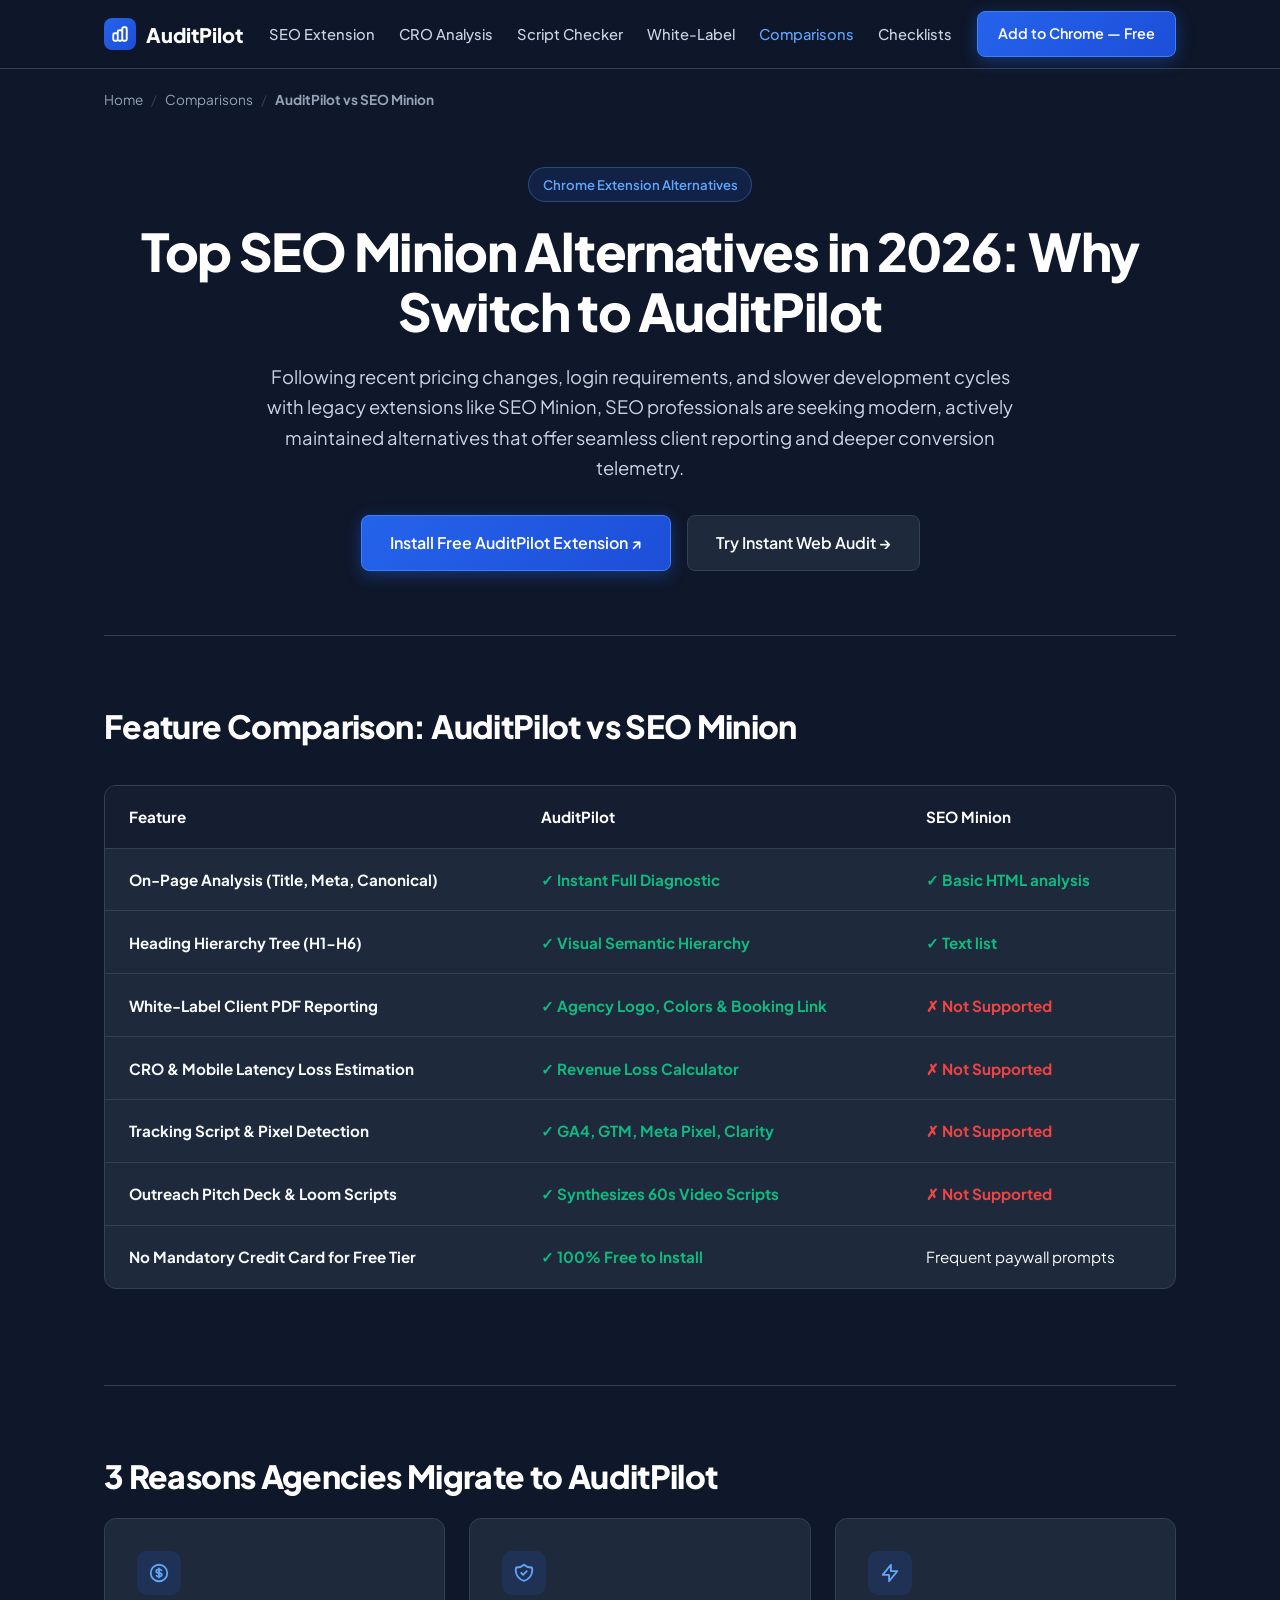
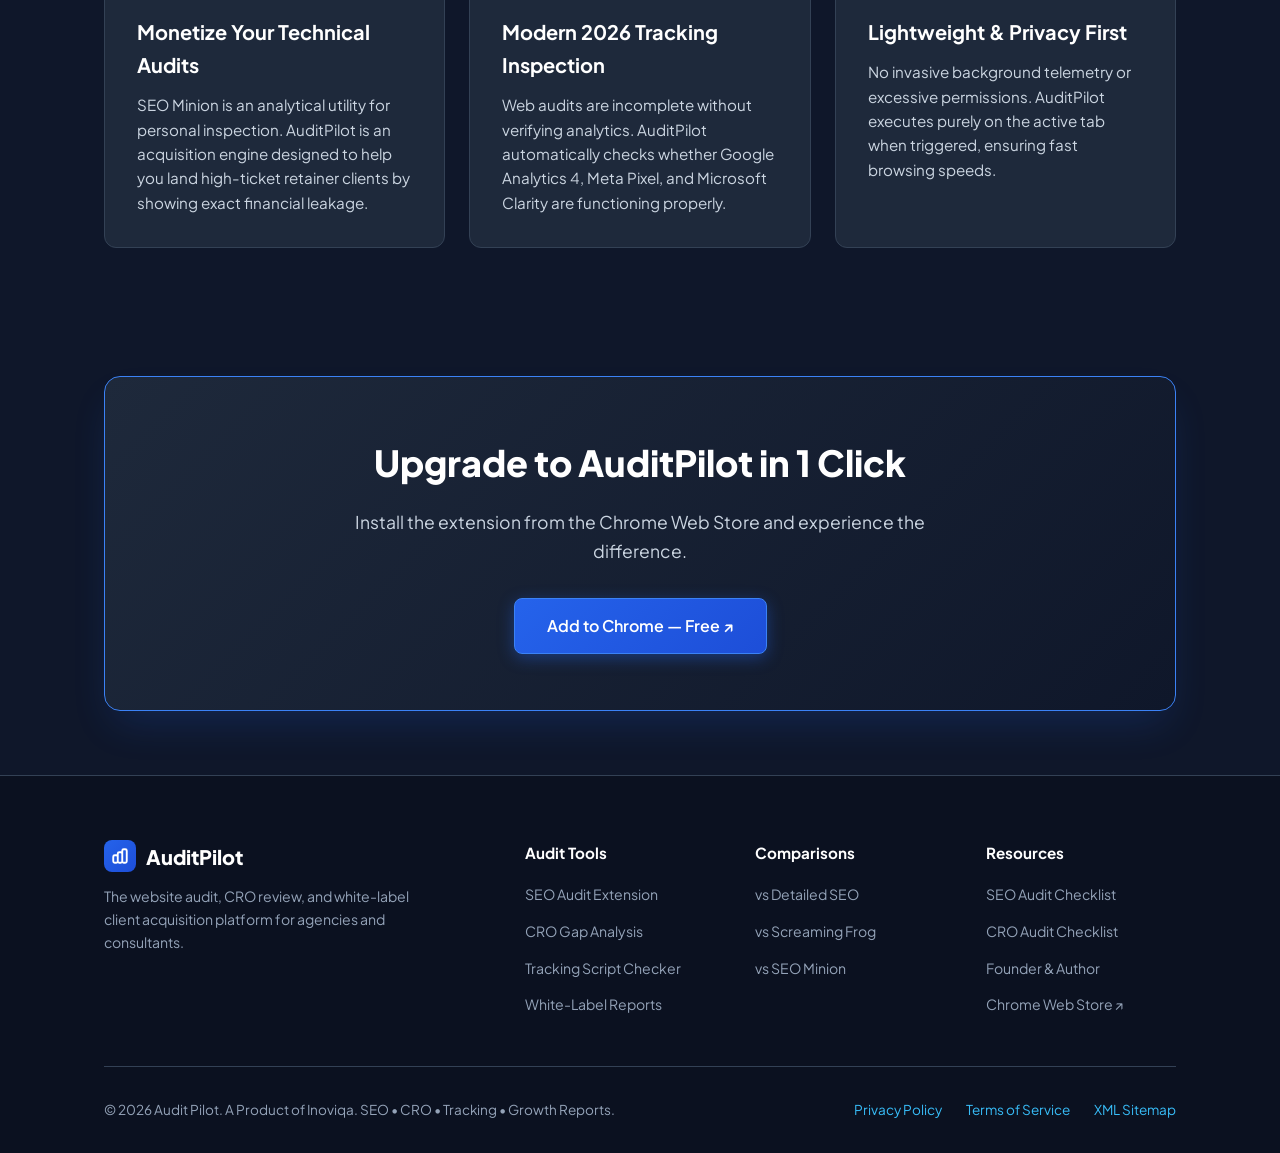
<file: compare/auditpilot-vs-seo-minion/index.html>
<!DOCTYPE html>
<html lang="en">
<head>
  <meta charset="UTF-8">
  <meta name="viewport" content="width=device-width, initial-scale=1.0">
  <title>Top SEO Minion Alternatives in 2026: Why Switch to AuditPilot | AuditPilot</title>
  <meta name="description" content="Discover the best SEO Minion alternatives for Chrome in 2026. Compare AuditPilot vs SEO Minion for modern on-page SEO audits, tracking script verification, and white-label client reports.">
  <meta name="keywords" content="seo minion alternatives 2026, seo minion alternative chrome extension, seo minion vs auditpilot, best on page seo extension, broken link checker chrome">
  <link rel="canonical" href="https://auditpilot.us/compare/auditpilot-vs-seo-minion/">
  <link rel="icon" type="image/jpeg" href="/logo.jpg">
  <link rel="stylesheet" href="/silo.css">

  <meta property="og:type" content="article">
  <meta property="og:url" content="https://auditpilot.us/compare/auditpilot-vs-seo-minion/">
  <meta property="og:title" content="Top SEO Minion Alternatives in 2026: Why Switch to AuditPilot | AuditPilot">
  <meta property="og:description" content="Why digital agencies and SEO consultants are choosing AuditPilot over SEO Minion for browser diagnostics and client proposals.">
  <meta property="og:image" content="https://auditpilot.us/dashboard-preview.jpg">

  <script type="application/ld+json">
  {
    "@context": "https://schema.org",
    "@graph": [
      {
        "@type": "BreadcrumbList",
        "itemListElement": [
          {
            "@type": "ListItem",
            "position": 1,
            "name": "Home",
            "item": "https://auditpilot.us/"
          },
          {
            "@type": "ListItem",
            "position": 2,
            "name": "Comparisons",
            "item": "https://auditpilot.us/#"
          },
          {
            "@type": "ListItem",
            "position": 3,
            "name": "AuditPilot vs SEO Minion",
            "item": "https://auditpilot.us/compare/auditpilot-vs-seo-minion/"
          }
        ]
      },
      {
        "@type": "Article",
        "headline": "Top SEO Minion Alternatives in 2026: Why Agencies Switch to AuditPilot",
        "description": "Comprehensive analysis of why SEO Minion users are migrating to AuditPilot for modern SEO and conversion diagnostics.",
        "author": {
          "@type": "Person",
          "name": "Walid Hasan",
          "url": "https://auditpilot.us/author/"
        },
        "publisher": {
          "@type": "Organization",
          "name": "AuditPilot",
          "url": "https://auditpilot.us"
        }
      }
    ]
  }
  </script>
</head>
<body>

  <!-- Site Navigation -->
  <header class="site-header">
    <div class="container nav-inner">
      <a href="/" class="brand">
        <div class="brand-icon">
          <svg width="18" height="18" fill="none" stroke="currentColor" viewBox="0 0 24 24"><path stroke-linecap="round" stroke-linejoin="round" stroke-width="2.5" d="M9 19v-6a2 2 0 00-2-2H5a2 2 0 00-2 2v6a2 2 0 002 2h2a2 2 0 002-2zm0 0V9a2 2 0 012-2h2a2 2 0 012 2v10m-6 0a2 2 0 002 2h2a2 2 0 002-2m0 0V5a2 2 0 012-2h2a2 2 0 012 2v14a2 2 0 01-2 2h-2a2 2 0 01-2-2z"></path></svg>
        </div>
        <span>AuditPilot</span>
      </a>
      <ul class="nav-links">
        <li><a href="/tools/seo-audit-extension/">SEO Extension</a></li>
        <li><a href="/tools/cro-gap-analysis/">CRO Analysis</a></li>
        <li><a href="/tools/tracking-script-checker/">Script Checker</a></li>
        <li><a href="/features/white-label-reports/">White-Label</a></li>
        <li><a href="/compare/auditpilot-vs-detailed-seo/" style="color: #60A5FA;">Comparisons</a></li>
        <li><a href="/resources/seo-audit-checklist/">Checklists</a></li>
      </ul>
      <div>
        <a href="https://chromewebstore.google.com/detail/audit-pilot-1-click-websi/bpopbhodmhhbedeepfkmifaciaafjbgn" target="_blank" rel="noopener" class="btn btn-chrome">Add to Chrome — Free</a>
      </div>
    </div>
  </header>

  <main class="container">
    <div class="breadcrumbs">
      <a href="/">Home</a>
      <span>/</span>
      <a href="/#">Comparisons</a>
      <span>/</span>
      <strong>AuditPilot vs SEO Minion</strong>
    </div>

    <!-- Hero Section -->
    <section class="page-hero">
      <div class="badge">Chrome Extension Alternatives</div>
      <h1 class="hero-title">Top SEO Minion Alternatives in 2026: Why Switch to AuditPilot</h1>
      <p class="hero-subtitle">
        Following recent pricing changes, login requirements, and slower development cycles with legacy extensions like SEO Minion, SEO professionals are seeking modern, actively maintained alternatives that offer seamless client reporting and deeper conversion telemetry.
      </p>
      <div class="hero-actions">
        <a href="https://chromewebstore.google.com/detail/audit-pilot-1-click-websi/bpopbhodmhhbedeepfkmifaciaafjbgn" target="_blank" rel="noopener" class="btn btn-chrome btn-primary" style="padding: 0.85rem 1.75rem; font-size: 1rem;">
          Install Free AuditPilot Extension ↗
        </a>
        <a href="/#teaser-scanner" class="btn btn-secondary" style="padding: 0.85rem 1.75rem; font-size: 1rem;">
          Try Instant Web Audit →
        </a>
      </div>
    </section>

    <!-- Side-by-Side Comparison Table -->
    <section class="section">
      <h2 class="section-title">Feature Comparison: AuditPilot vs SEO Minion</h2>
      <div class="table-responsive">
        <table class="compare-table">
          <thead>
            <tr>
              <th>Feature</th>
              <th>AuditPilot</th>
              <th>SEO Minion</th>
            </tr>
          </thead>
          <tbody>
            <tr>
              <td><strong>On-Page Analysis (Title, Meta, Canonical)</strong></td>
              <td><span class="check">✓ Instant Full Diagnostic</span></td>
              <td><span class="check">✓ Basic HTML analysis</span></td>
            </tr>
            <tr>
              <td><strong>Heading Hierarchy Tree (H1-H6)</strong></td>
              <td><span class="check">✓ Visual Semantic Hierarchy</span></td>
              <td><span class="check">✓ Text list</span></td>
            </tr>
            <tr>
              <td><strong>White-Label Client PDF Reporting</strong></td>
              <td><span class="check">✓ Agency Logo, Colors & Booking Link</span></td>
              <td><span class="cross">✗ Not Supported</span></td>
            </tr>
            <tr>
              <td><strong>CRO & Mobile Latency Loss Estimation</strong></td>
              <td><span class="check">✓ Revenue Loss Calculator</span></td>
              <td><span class="cross">✗ Not Supported</span></td>
            </tr>
            <tr>
              <td><strong>Tracking Script & Pixel Detection</strong></td>
              <td><span class="check">✓ GA4, GTM, Meta Pixel, Clarity</span></td>
              <td><span class="cross">✗ Not Supported</span></td>
            </tr>
            <tr>
              <td><strong>Outreach Pitch Deck & Loom Scripts</strong></td>
              <td><span class="check">✓ Synthesizes 60s Video Scripts</span></td>
              <td><span class="cross">✗ Not Supported</span></td>
            </tr>
            <tr>
              <td><strong>No Mandatory Credit Card for Free Tier</strong></td>
              <td><span class="check">✓ 100% Free to Install</span></td>
              <td>Frequent paywall prompts</td>
            </tr>
          </tbody>
        </table>
      </div>
    </section>

    <!-- Detailed Advantages -->
    <section class="section">
      <h2 class="section-title">3 Reasons Agencies Migrate to AuditPilot</h2>
      <div class="grid-3">
        <div class="card">
          <div class="card-icon">
            <svg width="22" height="22" fill="none" stroke="currentColor" viewBox="0 0 24 24"><path stroke-linecap="round" stroke-linejoin="round" stroke-width="2" d="M12 8c-1.657 0-3 .895-3 2s1.343 2 3 2 3 .895 3 2-1.343 2-3 2m0-8c1.11 0 2.08.402 2.599 1M12 8V7m0 1v8m0 0v1m0-1c-1.11 0-2.08-.402-2.599-1M21 12a9 9 0 11-18 0 9 9 0 0118 0z"></path></svg>
          </div>
          <h3>Monetize Your Technical Audits</h3>
          <p>SEO Minion is an analytical utility for personal inspection. AuditPilot is an acquisition engine designed to help you land high-ticket retainer clients by showing exact financial leakage.</p>
        </div>

        <div class="card">
          <div class="card-icon">
            <svg width="22" height="22" fill="none" stroke="currentColor" viewBox="0 0 24 24"><path stroke-linecap="round" stroke-linejoin="round" stroke-width="2" d="M9 12l2 2 4-4m5.618-4.016A11.955 11.955 0 0112 2.944a11.955 11.955 0 01-8.618 3.04A12.02 12.02 0 003 9c0 5.591 3.824 10.29 9 11.622 5.176-1.332 9-6.03 9-11.622 0-1.042-.133-2.052-.382-3.016z"></path></svg>
          </div>
          <h3>Modern 2026 Tracking Inspection</h3>
          <p>Web audits are incomplete without verifying analytics. AuditPilot automatically checks whether Google Analytics 4, Meta Pixel, and Microsoft Clarity are functioning properly.</p>
        </div>

        <div class="card">
          <div class="card-icon">
            <svg width="22" height="22" fill="none" stroke="currentColor" viewBox="0 0 24 24"><path stroke-linecap="round" stroke-linejoin="round" stroke-width="2" d="M13 10V3L4 14h7v7l9-11h-7z"></path></svg>
          </div>
          <h3>Lightweight & Privacy First</h3>
          <p>No invasive background telemetry or excessive permissions. AuditPilot executes purely on the active tab when triggered, ensuring fast browsing speeds.</p>
        </div>
      </div>
    </section>

    <!-- Bottom CTA -->
    <div class="cta-box">
      <h2>Upgrade to AuditPilot in 1 Click</h2>
      <p>Install the extension from the Chrome Web Store and experience the difference.</p>
      <div class="hero-actions">
        <a href="https://chromewebstore.google.com/detail/audit-pilot-1-click-websi/bpopbhodmhhbedeepfkmifaciaafjbgn" target="_blank" rel="noopener" class="btn btn-chrome btn-primary" style="padding: 0.85rem 2rem; font-size: 1rem;">
          Add to Chrome — Free ↗
        </a>
      </div>
    </div>
  </main>

  <!-- Site Footer -->
  <footer class="site-footer">
    <div class="container">
      <div class="footer-grid">
        <div class="footer-col">
          <div class="brand" style="margin-bottom: 0.75rem;">
            <div class="brand-icon">
              <svg width="18" height="18" fill="none" stroke="currentColor" viewBox="0 0 24 24"><path stroke-linecap="round" stroke-linejoin="round" stroke-width="2.5" d="M9 19v-6a2 2 0 00-2-2H5a2 2 0 00-2 2v6a2 2 0 002 2h2a2 2 0 002-2zm0 0V9a2 2 0 012-2h2a2 2 0 012 2v10m-6 0a2 2 0 002 2h2a2 2 0 002-2m0 0V5a2 2 0 012-2h2a2 2 0 012 2v14a2 2 0 01-2 2h-2a2 2 0 01-2-2z"></path></svg>
            </div>
            <span>AuditPilot</span>
          </div>
          <p style="color: var(--color-text-muted); font-size: 0.88rem; max-width: 320px;">
            The website audit, CRO review, and white-label client acquisition platform for agencies and consultants.
          </p>
        </div>

        <div class="footer-col">
          <h4>Audit Tools</h4>
          <ul class="footer-links">
            <li><a href="/tools/seo-audit-extension/">SEO Audit Extension</a></li>
            <li><a href="/tools/cro-gap-analysis/">CRO Gap Analysis</a></li>
            <li><a href="/tools/tracking-script-checker/">Tracking Script Checker</a></li>
            <li><a href="/features/white-label-reports/">White-Label Reports</a></li>
          </ul>
        </div>

        <div class="footer-col">
          <h4>Comparisons</h4>
          <ul class="footer-links">
            <li><a href="/compare/auditpilot-vs-detailed-seo/">vs Detailed SEO</a></li>
            <li><a href="/compare/auditpilot-vs-screaming-frog/">vs Screaming Frog</a></li>
            <li><a href="/compare/auditpilot-vs-seo-minion/">vs SEO Minion</a></li>
          </ul>
        </div>

        <div class="footer-col">
          <h4>Resources</h4>
          <ul class="footer-links">
            <li><a href="/resources/seo-audit-checklist/">SEO Audit Checklist</a></li>
            <li><a href="/resources/cro-audit-checklist/">CRO Audit Checklist</a></li>
            <li><a href="/author/">Founder & Author</a></li>
            <li><a href="https://chromewebstore.google.com/detail/audit-pilot-1-click-websi/bpopbhodmhhbedeepfkmifaciaafjbgn" target="_blank" rel="noopener">Chrome Web Store ↗</a></li>
          </ul>
        </div>
      </div>

      <div class="footer-bottom">
        <div>
          &copy; 2026 Audit Pilot. A Product of Inoviqa. SEO &bull; CRO &bull; Tracking &bull; Growth Reports.
        </div>
        <div style="display: flex; gap: 1.5rem;">
          <a href="/#">Privacy Policy</a>
          <a href="/#">Terms of Service</a>
          <a href="/sitemap_index.xml">XML Sitemap</a>
        </div>
      </div>
    </div>
  </footer>

</body>
</html>
</file>
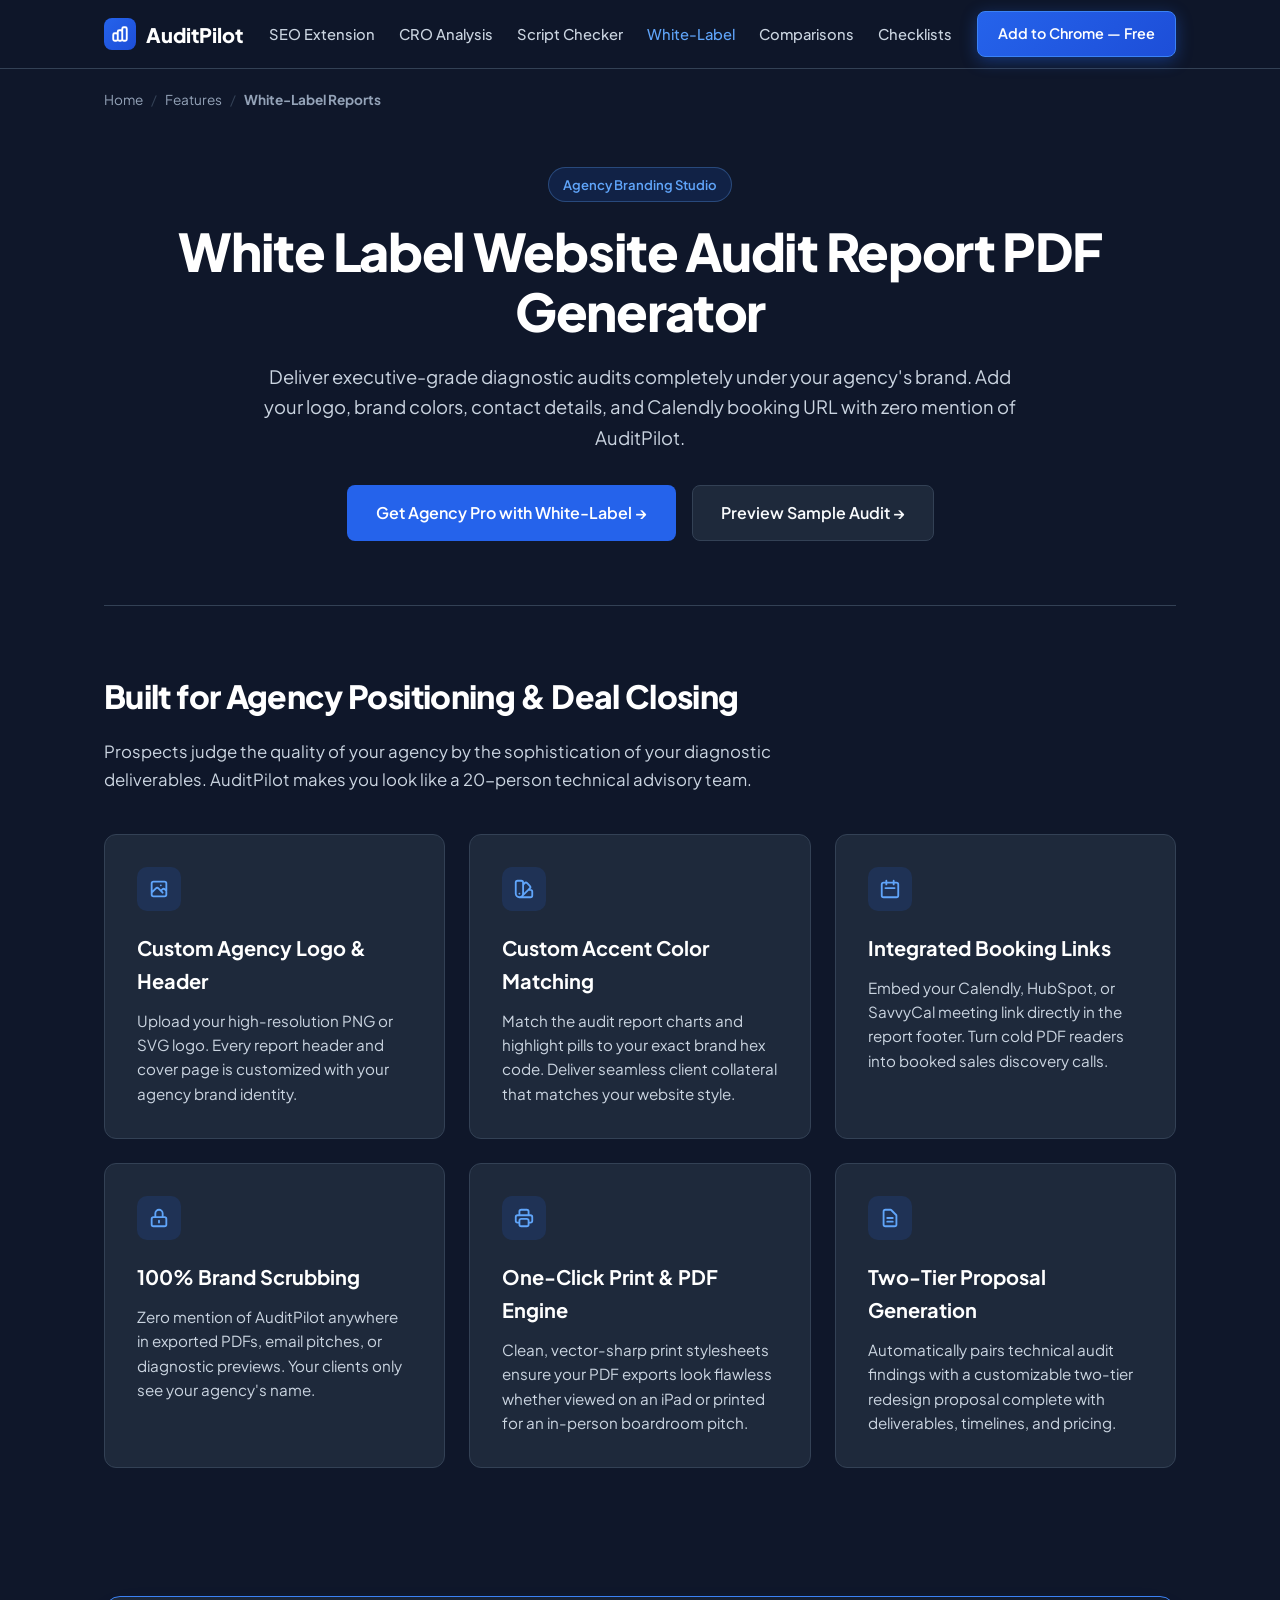
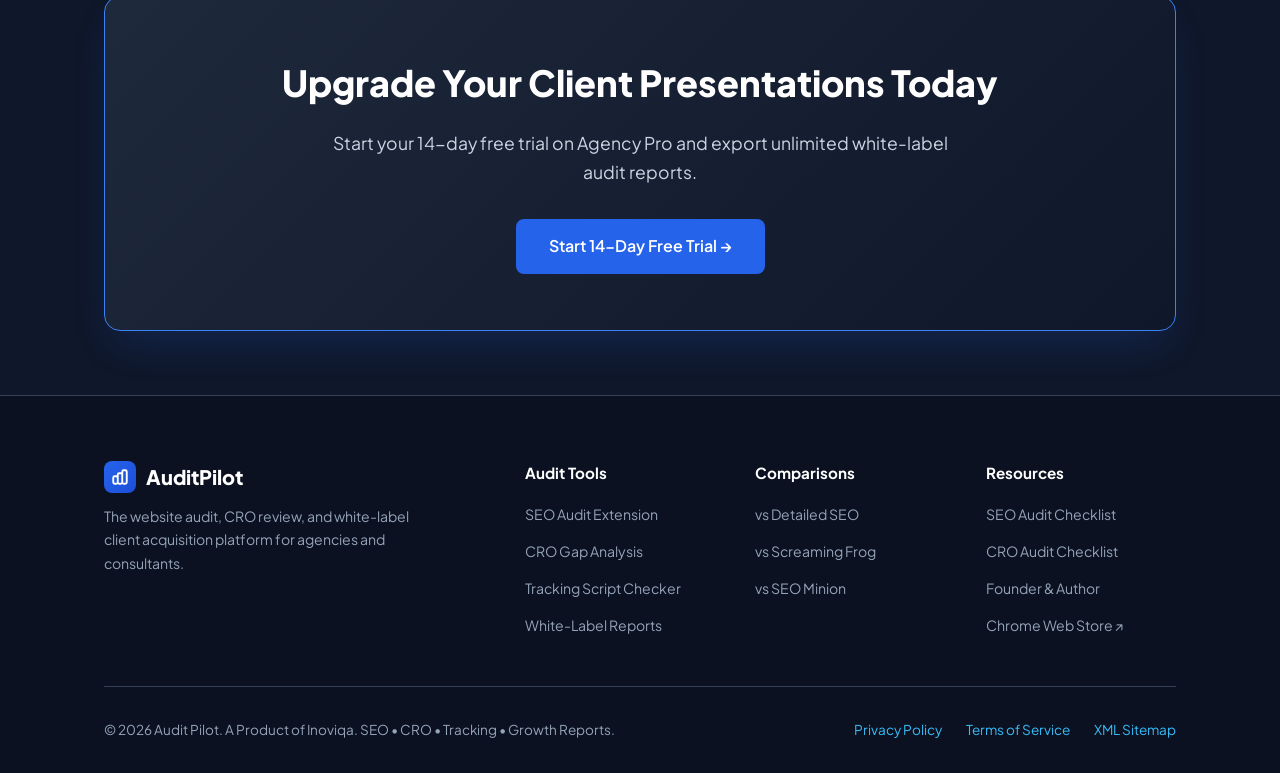
<file: features/white-label-reports/index.html>
<!DOCTYPE html>
<html lang="en">
<head>
  <meta charset="UTF-8">
  <meta name="viewport" content="width=device-width, initial-scale=1.0">
  <title>White Label Website Audit Report PDF Generator | AuditPilot</title>
  <meta name="description" content="Generate 100% white-label website audit reports in PDF. Add your agency logo, brand colors, contact info, and booking link with zero AuditPilot branding.">
  <meta name="keywords" content="white label website audit report pdf, white label seo report generator, agency audit deck, custom branded audit report, website diagnostic export">
  <link rel="canonical" href="https://auditpilot.us/features/white-label-reports/">
  <link rel="icon" type="image/jpeg" href="/logo.jpg">
  <link rel="stylesheet" href="/silo.css">

  <meta property="og:type" content="article">
  <meta property="og:url" content="https://auditpilot.us/features/white-label-reports/">
  <meta property="og:title" content="White Label Website Audit Report PDF Generator | AuditPilot">
  <meta property="og:description" content="Export executive-ready, 100% white-label website audit reports in minutes. Impress prospective clients with your agency brand.">
  <meta property="og:image" content="https://auditpilot.us/dashboard-preview.jpg">

  <script type="application/ld+json">
  {
    "@context": "https://schema.org",
    "@graph": [
      {
        "@type": "BreadcrumbList",
        "itemListElement": [
          {
            "@type": "ListItem",
            "position": 1,
            "name": "Home",
            "item": "https://auditpilot.us/"
          },
          {
            "@type": "ListItem",
            "position": 2,
            "name": "Features",
            "item": "https://auditpilot.us/#"
          },
          {
            "@type": "ListItem",
            "position": 3,
            "name": "White-Label Reports",
            "item": "https://auditpilot.us/features/white-label-reports/"
          }
        ]
      },
      {
        "@type": "SoftwareApplication",
        "name": "AuditPilot White-Label Audit Report Generator",
        "operatingSystem": "All (Web-based)",
        "applicationCategory": "BusinessApplication",
        "offers": {
          "@type": "Offer",
          "price": "79.99",
          "priceCurrency": "USD"
        },
        "description": "Generate executive white-label website audit reports with custom agency logos, brand colors, and client booking links."
      }
    ]
  }
  </script>
</head>
<body>

  <!-- Site Navigation -->
  <header class="site-header">
    <div class="container nav-inner">
      <a href="/" class="brand">
        <div class="brand-icon">
          <svg width="18" height="18" fill="none" stroke="currentColor" viewBox="0 0 24 24"><path stroke-linecap="round" stroke-linejoin="round" stroke-width="2.5" d="M9 19v-6a2 2 0 00-2-2H5a2 2 0 00-2 2v6a2 2 0 002 2h2a2 2 0 002-2zm0 0V9a2 2 0 012-2h2a2 2 0 012 2v10m-6 0a2 2 0 002 2h2a2 2 0 002-2m0 0V5a2 2 0 012-2h2a2 2 0 012 2v14a2 2 0 01-2 2h-2a2 2 0 01-2-2z"></path></svg>
        </div>
        <span>AuditPilot</span>
      </a>
      <ul class="nav-links">
        <li><a href="/tools/seo-audit-extension/">SEO Extension</a></li>
        <li><a href="/tools/cro-gap-analysis/">CRO Analysis</a></li>
        <li><a href="/tools/tracking-script-checker/">Script Checker</a></li>
        <li><a href="/features/white-label-reports/" style="color: #60A5FA;">White-Label</a></li>
        <li><a href="/compare/auditpilot-vs-detailed-seo/">Comparisons</a></li>
        <li><a href="/resources/seo-audit-checklist/">Checklists</a></li>
      </ul>
      <div>
        <a href="https://chromewebstore.google.com/detail/audit-pilot-1-click-websi/bpopbhodmhhbedeepfkmifaciaafjbgn" target="_blank" rel="noopener" class="btn btn-chrome">Add to Chrome — Free</a>
      </div>
    </div>
  </header>

  <main class="container">
    <div class="breadcrumbs">
      <a href="/">Home</a>
      <span>/</span>
      <a href="/#">Features</a>
      <span>/</span>
      <strong>White-Label Reports</strong>
    </div>

    <!-- Hero Section -->
    <section class="page-hero">
      <div class="badge">Agency Branding Studio</div>
      <h1 class="hero-title">White Label Website Audit Report PDF Generator</h1>
      <p class="hero-subtitle">
        Deliver executive-grade diagnostic audits completely under your agency's brand. Add your logo, brand colors, contact details, and Calendly booking URL with zero mention of AuditPilot.
      </p>
      <div class="hero-actions">
        <a href="/#landing-pricing" class="btn btn-primary" style="padding: 0.85rem 1.75rem; font-size: 1rem;">
          Get Agency Pro with White-Label →
        </a>
        <a href="/#teaser-scanner" class="btn btn-secondary" style="padding: 0.85rem 1.75rem; font-size: 1rem;">
          Preview Sample Audit →
        </a>
      </div>
    </section>

    <!-- Key Features Grid -->
    <section class="section">
      <h2 class="section-title">Built for Agency Positioning & Deal Closing</h2>
      <p class="section-intro">
        Prospects judge the quality of your agency by the sophistication of your diagnostic deliverables. AuditPilot makes you look like a 20-person technical advisory team.
      </p>

      <div class="grid-3">
        <div class="card">
          <div class="card-icon">
            <svg width="22" height="22" fill="none" stroke="currentColor" viewBox="0 0 24 24"><path stroke-linecap="round" stroke-linejoin="round" stroke-width="2" d="M4 16l4.586-4.586a2 2 0 012.828 0L16 16m-2-2l1.586-1.586a2 2 0 012.828 0L20 14m-6-6h.01M6 20h12a2 2 0 002-2V6a2 2 0 00-2-2H6a2 2 0 00-2 2v12a2 2 0 002 2z"></path></svg>
          </div>
          <h3>Custom Agency Logo & Header</h3>
          <p>Upload your high-resolution PNG or SVG logo. Every report header and cover page is customized with your agency brand identity.</p>
        </div>

        <div class="card">
          <div class="card-icon">
            <svg width="22" height="22" fill="none" stroke="currentColor" viewBox="0 0 24 24"><path stroke-linecap="round" stroke-linejoin="round" stroke-width="2" d="M7 21a4 4 0 01-4-4V5a2 2 0 012-2h4a2 2 0 012 2v12a4 4 0 01-4 4zm0 0h12a2 2 0 002-2v-4a2 2 0 00-2-2h-2.343M11 7.343l1.657-1.657a2 2 0 012.828 0l2.829 2.829a2 2 0 010 2.828l-8.486 8.485M7 17h.01"></path></svg>
          </div>
          <h3>Custom Accent Color Matching</h3>
          <p>Match the audit report charts and highlight pills to your exact brand hex code. Deliver seamless client collateral that matches your website style.</p>
        </div>

        <div class="card">
          <div class="card-icon">
            <svg width="22" height="22" fill="none" stroke="currentColor" viewBox="0 0 24 24"><path stroke-linecap="round" stroke-linejoin="round" stroke-width="2" d="M8 7V3m8 4V3m-9 8h10M5 21h14a2 2 0 002-2V7a2 2 0 00-2-2H5a2 2 0 00-2 2v12a2 2 0 002 2z"></path></svg>
          </div>
          <h3>Integrated Booking Links</h3>
          <p>Embed your Calendly, HubSpot, or SavvyCal meeting link directly in the report footer. Turn cold PDF readers into booked sales discovery calls.</p>
        </div>

        <div class="card">
          <div class="card-icon">
            <svg width="22" height="22" fill="none" stroke="currentColor" viewBox="0 0 24 24"><path stroke-linecap="round" stroke-linejoin="round" stroke-width="2" d="M12 15v2m-6 4h12a2 2 0 002-2v-6a2 2 0 00-2-2H6a2 2 0 00-2 2v6a2 2 0 002 2zm10-10V7a4 4 0 00-8 0v4h8z"></path></svg>
          </div>
          <h3>100% Brand Scrubbing</h3>
          <p>Zero mention of AuditPilot anywhere in exported PDFs, email pitches, or diagnostic previews. Your clients only see your agency's name.</p>
        </div>

        <div class="card">
          <div class="card-icon">
            <svg width="22" height="22" fill="none" stroke="currentColor" viewBox="0 0 24 24"><path stroke-linecap="round" stroke-linejoin="round" stroke-width="2" d="M17 17h2a2 2 0 002-2v-4a2 2 0 00-2-2H5a2 2 0 00-2 2v4a2 2 0 002 2h2m2 4h6a2 2 0 002-2v-4a2 2 0 00-2-2H9a2 2 0 00-2 2v4a2 2 0 002 2zm8-12V5a2 2 0 00-2-2H9a2 2 0 00-2 2v4h10z"></path></svg>
          </div>
          <h3>One-Click Print & PDF Engine</h3>
          <p>Clean, vector-sharp print stylesheets ensure your PDF exports look flawless whether viewed on an iPad or printed for an in-person boardroom pitch.</p>
        </div>

        <div class="card">
          <div class="card-icon">
            <svg width="22" height="22" fill="none" stroke="currentColor" viewBox="0 0 24 24"><path stroke-linecap="round" stroke-linejoin="round" stroke-width="2" d="M9 12h6m-6 4h6m2 5H7a2 2 0 01-2-2V5a2 2 0 012-2h5.586a1 1 0 01.707.293l5.414 5.414a1 1 0 01.293.707V19a2 2 0 01-2 2z"></path></svg>
          </div>
          <h3>Two-Tier Proposal Generation</h3>
          <p>Automatically pairs technical audit findings with a customizable two-tier redesign proposal complete with deliverables, timelines, and pricing.</p>
        </div>
      </div>
    </section>

    <!-- Bottom CTA -->
    <div class="cta-box">
      <h2>Upgrade Your Client Presentations Today</h2>
      <p>Start your 14-day free trial on Agency Pro and export unlimited white-label audit reports.</p>
      <div class="hero-actions">
        <a href="/#landing-pricing" class="btn btn-primary" style="padding: 0.85rem 2rem; font-size: 1rem;">
          Start 14-Day Free Trial →
        </a>
      </div>
    </div>
  </main>

  <!-- Site Footer -->
  <footer class="site-footer">
    <div class="container">
      <div class="footer-grid">
        <div class="footer-col">
          <div class="brand" style="margin-bottom: 0.75rem;">
            <div class="brand-icon">
              <svg width="18" height="18" fill="none" stroke="currentColor" viewBox="0 0 24 24"><path stroke-linecap="round" stroke-linejoin="round" stroke-width="2.5" d="M9 19v-6a2 2 0 00-2-2H5a2 2 0 00-2 2v6a2 2 0 002 2h2a2 2 0 002-2zm0 0V9a2 2 0 012-2h2a2 2 0 012 2v10m-6 0a2 2 0 002 2h2a2 2 0 002-2m0 0V5a2 2 0 012-2h2a2 2 0 012 2v14a2 2 0 01-2 2h-2a2 2 0 01-2-2z"></path></svg>
            </div>
            <span>AuditPilot</span>
          </div>
          <p style="color: var(--color-text-muted); font-size: 0.88rem; max-width: 320px;">
            The website audit, CRO review, and white-label client acquisition platform for agencies and consultants.
          </p>
        </div>

        <div class="footer-col">
          <h4>Audit Tools</h4>
          <ul class="footer-links">
            <li><a href="/tools/seo-audit-extension/">SEO Audit Extension</a></li>
            <li><a href="/tools/cro-gap-analysis/">CRO Gap Analysis</a></li>
            <li><a href="/tools/tracking-script-checker/">Tracking Script Checker</a></li>
            <li><a href="/features/white-label-reports/">White-Label Reports</a></li>
          </ul>
        </div>

        <div class="footer-col">
          <h4>Comparisons</h4>
          <ul class="footer-links">
            <li><a href="/compare/auditpilot-vs-detailed-seo/">vs Detailed SEO</a></li>
            <li><a href="/compare/auditpilot-vs-screaming-frog/">vs Screaming Frog</a></li>
            <li><a href="/compare/auditpilot-vs-seo-minion/">vs SEO Minion</a></li>
          </ul>
        </div>

        <div class="footer-col">
          <h4>Resources</h4>
          <ul class="footer-links">
            <li><a href="/resources/seo-audit-checklist/">SEO Audit Checklist</a></li>
            <li><a href="/resources/cro-audit-checklist/">CRO Audit Checklist</a></li>
            <li><a href="/author/">Founder & Author</a></li>
            <li><a href="https://chromewebstore.google.com/detail/audit-pilot-1-click-websi/bpopbhodmhhbedeepfkmifaciaafjbgn" target="_blank" rel="noopener">Chrome Web Store ↗</a></li>
          </ul>
        </div>
      </div>

      <div class="footer-bottom">
        <div>
          &copy; 2026 Audit Pilot. A Product of Inoviqa. SEO &bull; CRO &bull; Tracking &bull; Growth Reports.
        </div>
        <div style="display: flex; gap: 1.5rem;">
          <a href="/#">Privacy Policy</a>
          <a href="/#">Terms of Service</a>
          <a href="/sitemap_index.xml">XML Sitemap</a>
        </div>
      </div>
    </div>
  </footer>

</body>
</html>
</file>
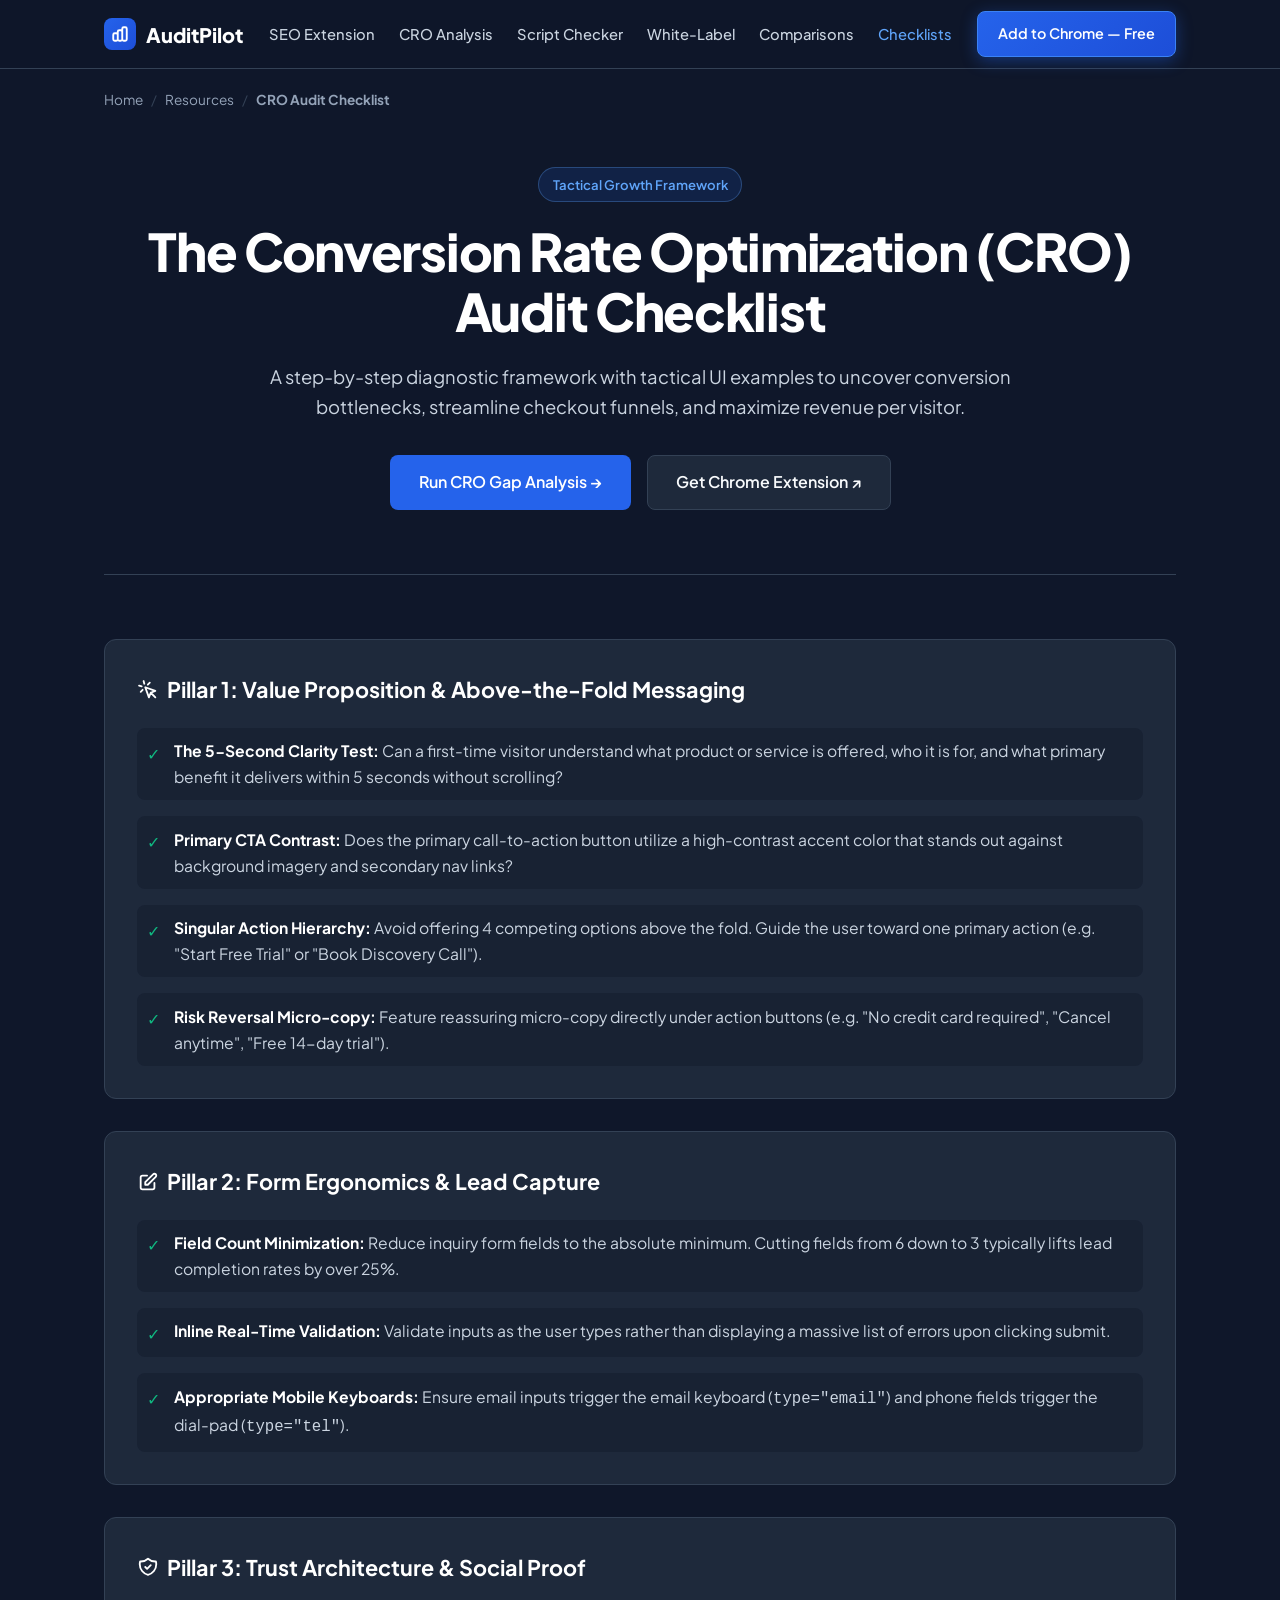
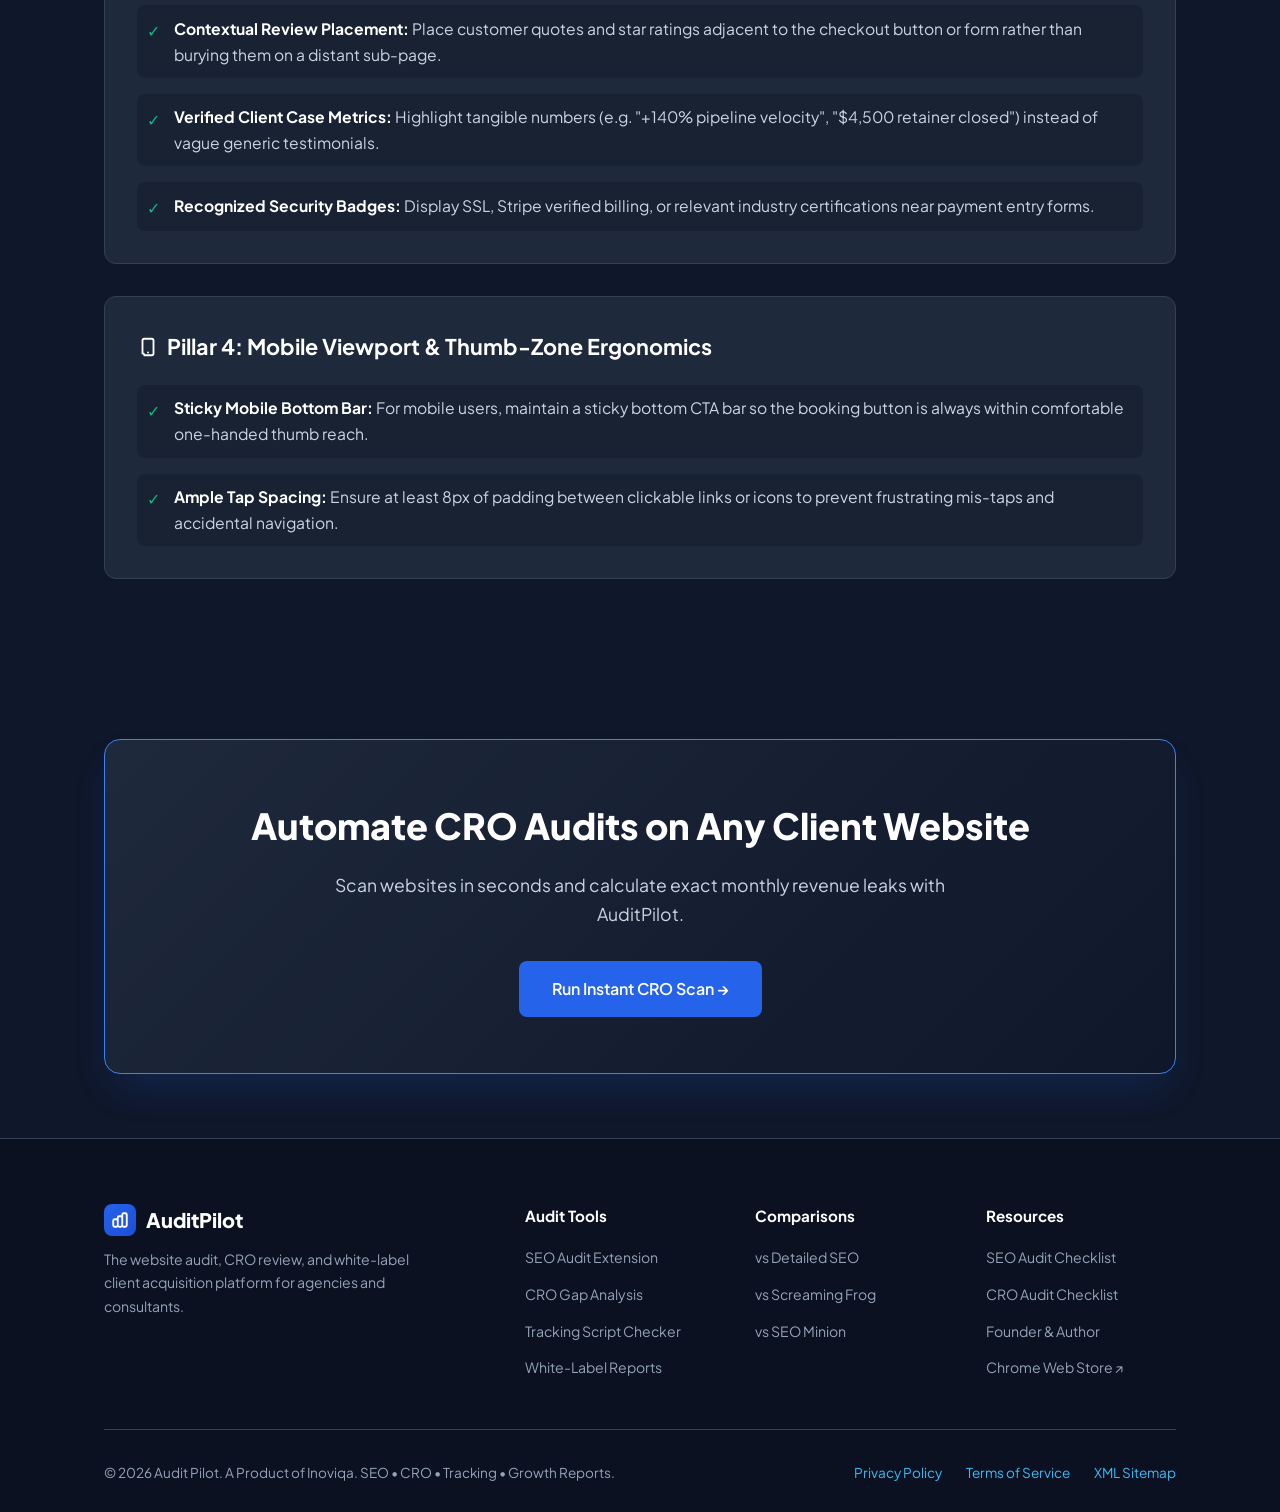
<file: resources/cro-audit-checklist/index.html>
<!DOCTYPE html>
<html lang="en">
<head>
  <meta charset="UTF-8">
  <meta name="viewport" content="width=device-width, initial-scale=1.0">
  <title>Conversion Rate Optimization (CRO) Audit Checklist | AuditPilot</title>
  <meta name="description" content="Follow this tactical CRO audit checklist to eliminate conversion friction, optimize mobile tap targets, improve CTA visibility, and lift website revenue.">
  <meta name="keywords" content="conversion rate optimization audit checklist, cro checklist, website conversion checklist, landing page audit checklist, mobile cro framework">
  <link rel="canonical" href="https://auditpilot.us/resources/cro-audit-checklist/">
  <link rel="icon" type="image/jpeg" href="/logo.jpg">
  <link rel="stylesheet" href="/silo.css">

  <meta property="og:type" content="article">
  <meta property="og:url" content="https://auditpilot.us/resources/cro-audit-checklist/">
  <meta property="og:title" content="Conversion Rate Optimization (CRO) Audit Checklist | AuditPilot">
  <meta property="og:description" content="A visual framework with tactical UI examples to identify and fix conversion rate leaks on any website.">
  <meta property="og:image" content="https://auditpilot.us/dashboard-preview.jpg">

  <script type="application/ld+json">
  {
    "@context": "https://schema.org",
    "@graph": [
      {
        "@type": "BreadcrumbList",
        "itemListElement": [
          {
            "@type": "ListItem",
            "position": 1,
            "name": "Home",
            "item": "https://auditpilot.us/"
          },
          {
            "@type": "ListItem",
            "position": 2,
            "name": "Resources",
            "item": "https://auditpilot.us/#"
          },
          {
            "@type": "ListItem",
            "position": 3,
            "name": "CRO Audit Checklist",
            "item": "https://auditpilot.us/resources/cro-audit-checklist/"
          }
        ]
      },
      {
        "@type": "HowTo",
        "name": "How to Run a Conversion Rate Optimization (CRO) Audit",
        "description": "Tactical framework to analyze user journeys, form friction, mobile responsiveness, and call-to-action prominence.",
        "step": [
          {
            "@type": "HowToStep",
            "name": "Above-the-Fold Value Proposition Clarity",
            "text": "Inspect the H1 headline, subheadline, and primary CTA button visibility on both mobile and desktop viewports."
          },
          {
            "@type": "HowToStep",
            "name": "Form Friction & Input Reduction",
            "text": "Minimize required input fields, enable auto-fill attributes, and test multi-step progress indicators."
          },
          {
            "@type": "HowToStep",
            "name": "Social Proof & Trust Badge Placement",
            "text": "Position security seals, client logos, review stars, and satisfaction guarantees near primary conversion points."
          },
          {
            "@type": "HowToStep",
            "name": "Mobile Tap Target Ergonomics",
            "text": "Ensure all interactive elements satisfy minimum 48x48px touch sizes with ample spacing."
          }
        ]
      }
    ]
  }
  </script>
</head>
<body>

  <!-- Site Navigation -->
  <header class="site-header">
    <div class="container nav-inner">
      <a href="/" class="brand">
        <div class="brand-icon">
          <svg width="18" height="18" fill="none" stroke="currentColor" viewBox="0 0 24 24"><path stroke-linecap="round" stroke-linejoin="round" stroke-width="2.5" d="M9 19v-6a2 2 0 00-2-2H5a2 2 0 00-2 2v6a2 2 0 002 2h2a2 2 0 002-2zm0 0V9a2 2 0 012-2h2a2 2 0 012 2v10m-6 0a2 2 0 002 2h2a2 2 0 002-2m0 0V5a2 2 0 012-2h2a2 2 0 012 2v14a2 2 0 01-2 2h-2a2 2 0 01-2-2z"></path></svg>
        </div>
        <span>AuditPilot</span>
      </a>
      <ul class="nav-links">
        <li><a href="/tools/seo-audit-extension/">SEO Extension</a></li>
        <li><a href="/tools/cro-gap-analysis/">CRO Analysis</a></li>
        <li><a href="/tools/tracking-script-checker/">Script Checker</a></li>
        <li><a href="/features/white-label-reports/">White-Label</a></li>
        <li><a href="/compare/auditpilot-vs-detailed-seo/">Comparisons</a></li>
        <li><a href="/resources/cro-audit-checklist/" style="color: #60A5FA;">Checklists</a></li>
      </ul>
      <div>
        <a href="https://chromewebstore.google.com/detail/audit-pilot-1-click-websi/bpopbhodmhhbedeepfkmifaciaafjbgn" target="_blank" rel="noopener" class="btn btn-chrome">Add to Chrome — Free</a>
      </div>
    </div>
  </header>

  <main class="container">
    <div class="breadcrumbs">
      <a href="/">Home</a>
      <span>/</span>
      <a href="/#">Resources</a>
      <span>/</span>
      <strong>CRO Audit Checklist</strong>
    </div>

    <!-- Hero Section -->
    <section class="page-hero">
      <div class="badge">Tactical Growth Framework</div>
      <h1 class="hero-title">The Conversion Rate Optimization (CRO) Audit Checklist</h1>
      <p class="hero-subtitle">
        A step-by-step diagnostic framework with tactical UI examples to uncover conversion bottlenecks, streamline checkout funnels, and maximize revenue per visitor.
      </p>
      <div class="hero-actions">
        <a href="/tools/cro-gap-analysis/" class="btn btn-primary" style="padding: 0.85rem 1.75rem; font-size: 1rem;">
          Run CRO Gap Analysis →
        </a>
        <a href="https://chromewebstore.google.com/detail/audit-pilot-1-click-websi/bpopbhodmhhbedeepfkmifaciaafjbgn" target="_blank" rel="noopener" class="btn btn-secondary" style="padding: 0.85rem 1.75rem; font-size: 1rem;">
          Get Chrome Extension ↗
        </a>
      </div>
    </section>

    <!-- Checklist Groups -->
    <section class="section">
      <!-- Pillar 1 -->
      <div class="checklist-group">
        <h3>
          <svg width="22" height="22" fill="none" stroke="currentColor" viewBox="0 0 24 24"><path stroke-linecap="round" stroke-linejoin="round" stroke-width="2" d="M15 15l-2 5L9 9l11 4-5 2zm0 0l5 5M7.188 2.239l.777 2.897M5.136 7.965l-2.898-.777M13.95 4.05l-2.122 2.122m-5.657 5.656l-2.12 2.122"></path></svg>
          Pillar 1: Value Proposition & Above-the-Fold Messaging
        </h3>
        <ul class="checklist-items">
          <li class="checklist-item">
            <span class="check-icon">✓</span>
            <div><strong>The 5-Second Clarity Test:</strong> Can a first-time visitor understand what product or service is offered, who it is for, and what primary benefit it delivers within 5 seconds without scrolling?</div>
          </li>
          <li class="checklist-item">
            <span class="check-icon">✓</span>
            <div><strong>Primary CTA Contrast:</strong> Does the primary call-to-action button utilize a high-contrast accent color that stands out against background imagery and secondary nav links?</div>
          </li>
          <li class="checklist-item">
            <span class="check-icon">✓</span>
            <div><strong>Singular Action Hierarchy:</strong> Avoid offering 4 competing options above the fold. Guide the user toward one primary action (e.g. "Start Free Trial" or "Book Discovery Call").</div>
          </li>
          <li class="checklist-item">
            <span class="check-icon">✓</span>
            <div><strong>Risk Reversal Micro-copy:</strong> Feature reassuring micro-copy directly under action buttons (e.g. "No credit card required", "Cancel anytime", "Free 14-day trial").</div>
          </li>
        </ul>
      </div>

      <!-- Pillar 2 -->
      <div class="checklist-group">
        <h3>
          <svg width="22" height="22" fill="none" stroke="currentColor" viewBox="0 0 24 24"><path stroke-linecap="round" stroke-linejoin="round" stroke-width="2" d="M11 5H6a2 2 0 00-2 2v11a2 2 0 002 2h11a2 2 0 002-2v-5m-1.414-9.414a2 2 0 112.828 2.828L11.828 15H9v-2.828l8.586-8.586z"></path></svg>
          Pillar 2: Form Ergonomics & Lead Capture
        </h3>
        <ul class="checklist-items">
          <li class="checklist-item">
            <span class="check-icon">✓</span>
            <div><strong>Field Count Minimization:</strong> Reduce inquiry form fields to the absolute minimum. Cutting fields from 6 down to 3 typically lifts lead completion rates by over 25%.</div>
          </li>
          <li class="checklist-item">
            <span class="check-icon">✓</span>
            <div><strong>Inline Real-Time Validation:</strong> Validate inputs as the user types rather than displaying a massive list of errors upon clicking submit.</div>
          </li>
          <li class="checklist-item">
            <span class="check-icon">✓</span>
            <div><strong>Appropriate Mobile Keyboards:</strong> Ensure email inputs trigger the email keyboard (<code>type="email"</code>) and phone fields trigger the dial-pad (<code>type="tel"</code>).</div>
          </li>
        </ul>
      </div>

      <!-- Pillar 3 -->
      <div class="checklist-group">
        <h3>
          <svg width="22" height="22" fill="none" stroke="currentColor" viewBox="0 0 24 24"><path stroke-linecap="round" stroke-linejoin="round" stroke-width="2" d="M9 12l2 2 4-4m5.618-4.016A11.955 11.955 0 0112 2.944a11.955 11.955 0 01-8.618 3.04A12.02 12.02 0 003 9c0 5.591 3.824 10.29 9 11.622 5.176-1.332 9-6.03 9-11.622 0-1.042-.133-2.052-.382-3.016z"></path></svg>
          Pillar 3: Trust Architecture & Social Proof
        </h3>
        <ul class="checklist-items">
          <li class="checklist-item">
            <span class="check-icon">✓</span>
            <div><strong>Contextual Review Placement:</strong> Place customer quotes and star ratings adjacent to the checkout button or form rather than burying them on a distant sub-page.</div>
          </li>
          <li class="checklist-item">
            <span class="check-icon">✓</span>
            <div><strong>Verified Client Case Metrics:</strong> Highlight tangible numbers (e.g. "+140% pipeline velocity", "$4,500 retainer closed") instead of vague generic testimonials.</div>
          </li>
          <li class="checklist-item">
            <span class="check-icon">✓</span>
            <div><strong>Recognized Security Badges:</strong> Display SSL, Stripe verified billing, or relevant industry certifications near payment entry forms.</div>
          </li>
        </ul>
      </div>

      <!-- Pillar 4 -->
      <div class="checklist-group">
        <h3>
          <svg width="22" height="22" fill="none" stroke="currentColor" viewBox="0 0 24 24"><path stroke-linecap="round" stroke-linejoin="round" stroke-width="2" d="M12 18h.01M8 21h8a2 2 0 002-2V5a2 2 0 00-2-2H8a2 2 0 00-2 2v14a2 2 0 012 2z"></path></svg>
          Pillar 4: Mobile Viewport & Thumb-Zone Ergonomics
        </h3>
        <ul class="checklist-items">
          <li class="checklist-item">
            <span class="check-icon">✓</span>
            <div><strong>Sticky Mobile Bottom Bar:</strong> For mobile users, maintain a sticky bottom CTA bar so the booking button is always within comfortable one-handed thumb reach.</div>
          </li>
          <li class="checklist-item">
            <span class="check-icon">✓</span>
            <div><strong>Ample Tap Spacing:</strong> Ensure at least 8px of padding between clickable links or icons to prevent frustrating mis-taps and accidental navigation.</div>
          </li>
        </ul>
      </div>
    </section>

    <!-- Bottom CTA -->
    <div class="cta-box">
      <h2>Automate CRO Audits on Any Client Website</h2>
      <p>Scan websites in seconds and calculate exact monthly revenue leaks with AuditPilot.</p>
      <div class="hero-actions">
        <a href="/#teaser-scanner" class="btn btn-primary" style="padding: 0.85rem 2rem; font-size: 1rem;">
          Run Instant CRO Scan →
        </a>
      </div>
    </div>
  </main>

  <!-- Site Footer -->
  <footer class="site-footer">
    <div class="container">
      <div class="footer-grid">
        <div class="footer-col">
          <div class="brand" style="margin-bottom: 0.75rem;">
            <div class="brand-icon">
              <svg width="18" height="18" fill="none" stroke="currentColor" viewBox="0 0 24 24"><path stroke-linecap="round" stroke-linejoin="round" stroke-width="2.5" d="M9 19v-6a2 2 0 00-2-2H5a2 2 0 00-2 2v6a2 2 0 002 2h2a2 2 0 002-2zm0 0V9a2 2 0 012-2h2a2 2 0 012 2v10m-6 0a2 2 0 002 2h2a2 2 0 002-2m0 0V5a2 2 0 012-2h2a2 2 0 012 2v14a2 2 0 01-2 2h-2a2 2 0 01-2-2z"></path></svg>
            </div>
            <span>AuditPilot</span>
          </div>
          <p style="color: var(--color-text-muted); font-size: 0.88rem; max-width: 320px;">
            The website audit, CRO review, and white-label client acquisition platform for agencies and consultants.
          </p>
        </div>

        <div class="footer-col">
          <h4>Audit Tools</h4>
          <ul class="footer-links">
            <li><a href="/tools/seo-audit-extension/">SEO Audit Extension</a></li>
            <li><a href="/tools/cro-gap-analysis/">CRO Gap Analysis</a></li>
            <li><a href="/tools/tracking-script-checker/">Tracking Script Checker</a></li>
            <li><a href="/features/white-label-reports/">White-Label Reports</a></li>
          </ul>
        </div>

        <div class="footer-col">
          <h4>Comparisons</h4>
          <ul class="footer-links">
            <li><a href="/compare/auditpilot-vs-detailed-seo/">vs Detailed SEO</a></li>
            <li><a href="/compare/auditpilot-vs-screaming-frog/">vs Screaming Frog</a></li>
            <li><a href="/compare/auditpilot-vs-seo-minion/">vs SEO Minion</a></li>
          </ul>
        </div>

        <div class="footer-col">
          <h4>Resources</h4>
          <ul class="footer-links">
            <li><a href="/resources/seo-audit-checklist/">SEO Audit Checklist</a></li>
            <li><a href="/resources/cro-audit-checklist/">CRO Audit Checklist</a></li>
            <li><a href="/author/">Founder & Author</a></li>
            <li><a href="https://chromewebstore.google.com/detail/audit-pilot-1-click-websi/bpopbhodmhhbedeepfkmifaciaafjbgn" target="_blank" rel="noopener">Chrome Web Store ↗</a></li>
          </ul>
        </div>
      </div>

      <div class="footer-bottom">
        <div>
          &copy; 2026 Audit Pilot. A Product of Inoviqa. SEO &bull; CRO &bull; Tracking &bull; Growth Reports.
        </div>
        <div style="display: flex; gap: 1.5rem;">
          <a href="/#">Privacy Policy</a>
          <a href="/#">Terms of Service</a>
          <a href="/sitemap_index.xml">XML Sitemap</a>
        </div>
      </div>
    </div>
  </footer>

</body>
</html>
</file>
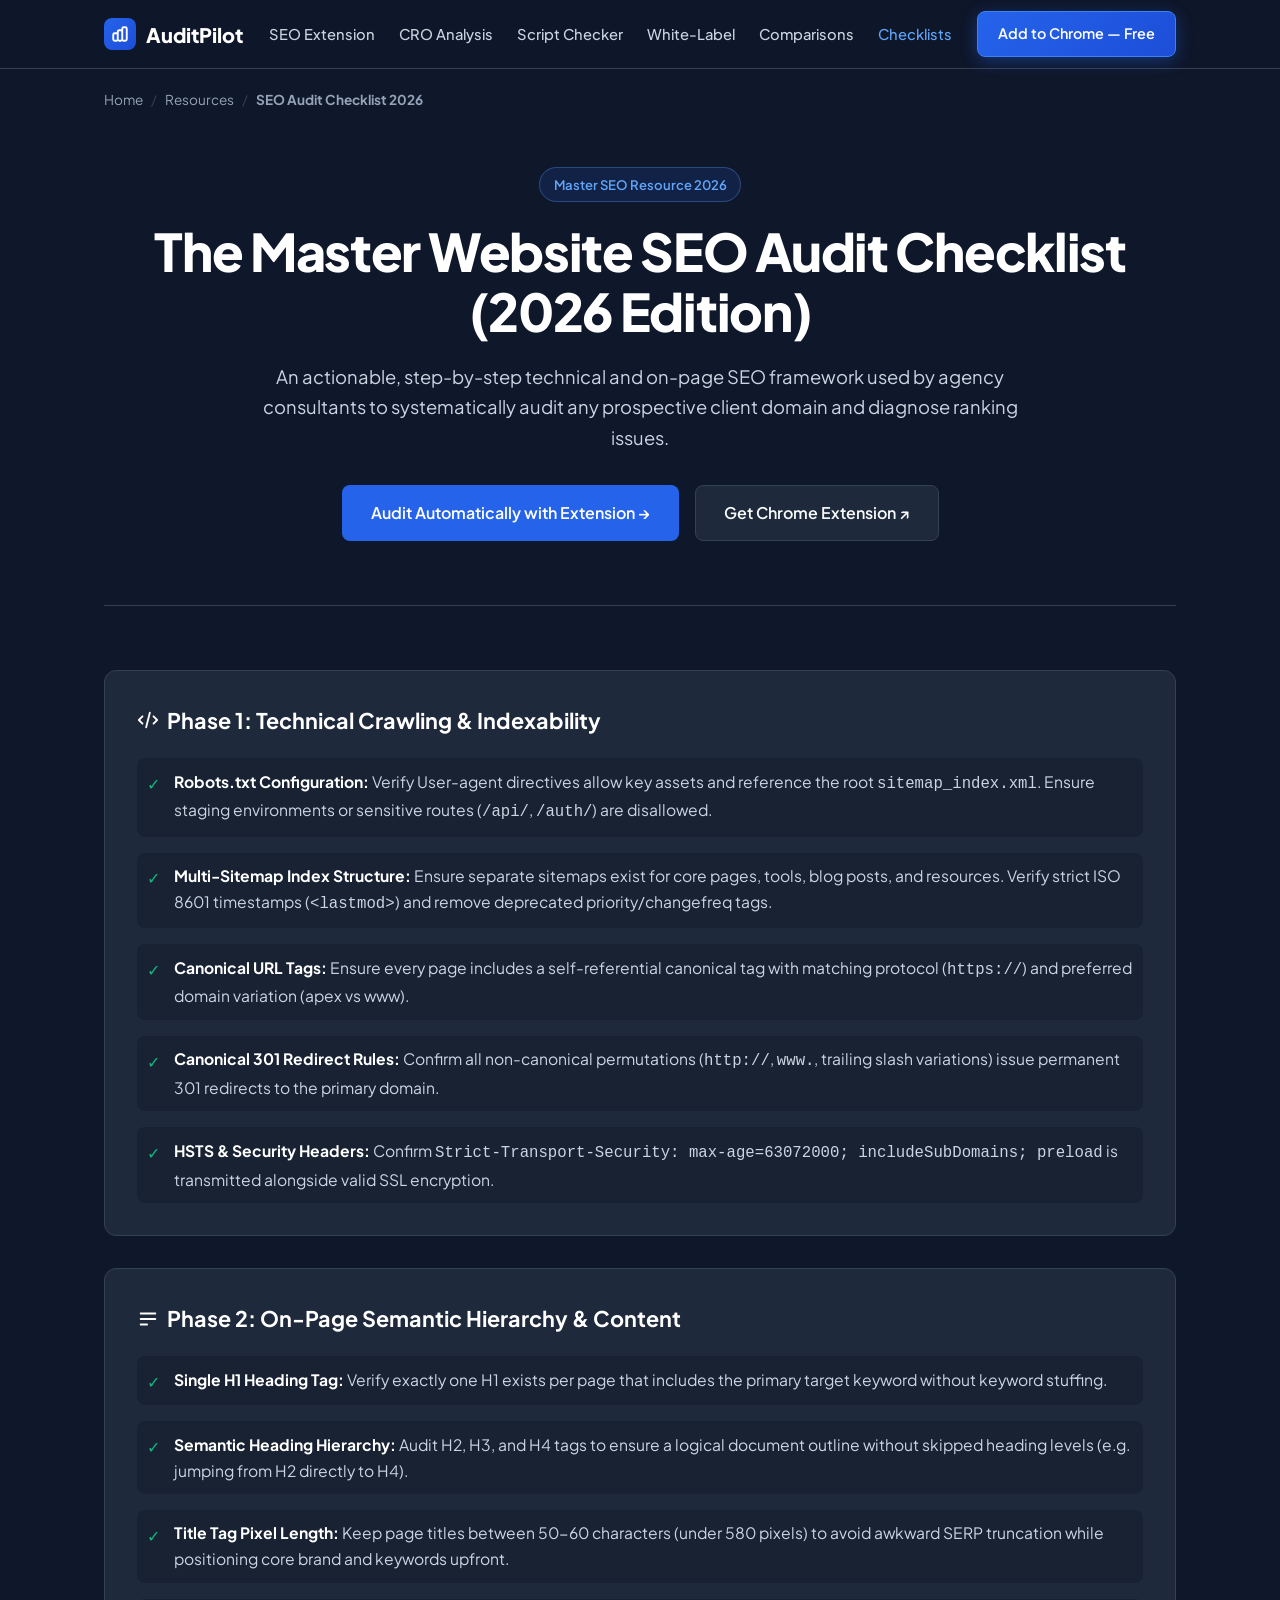
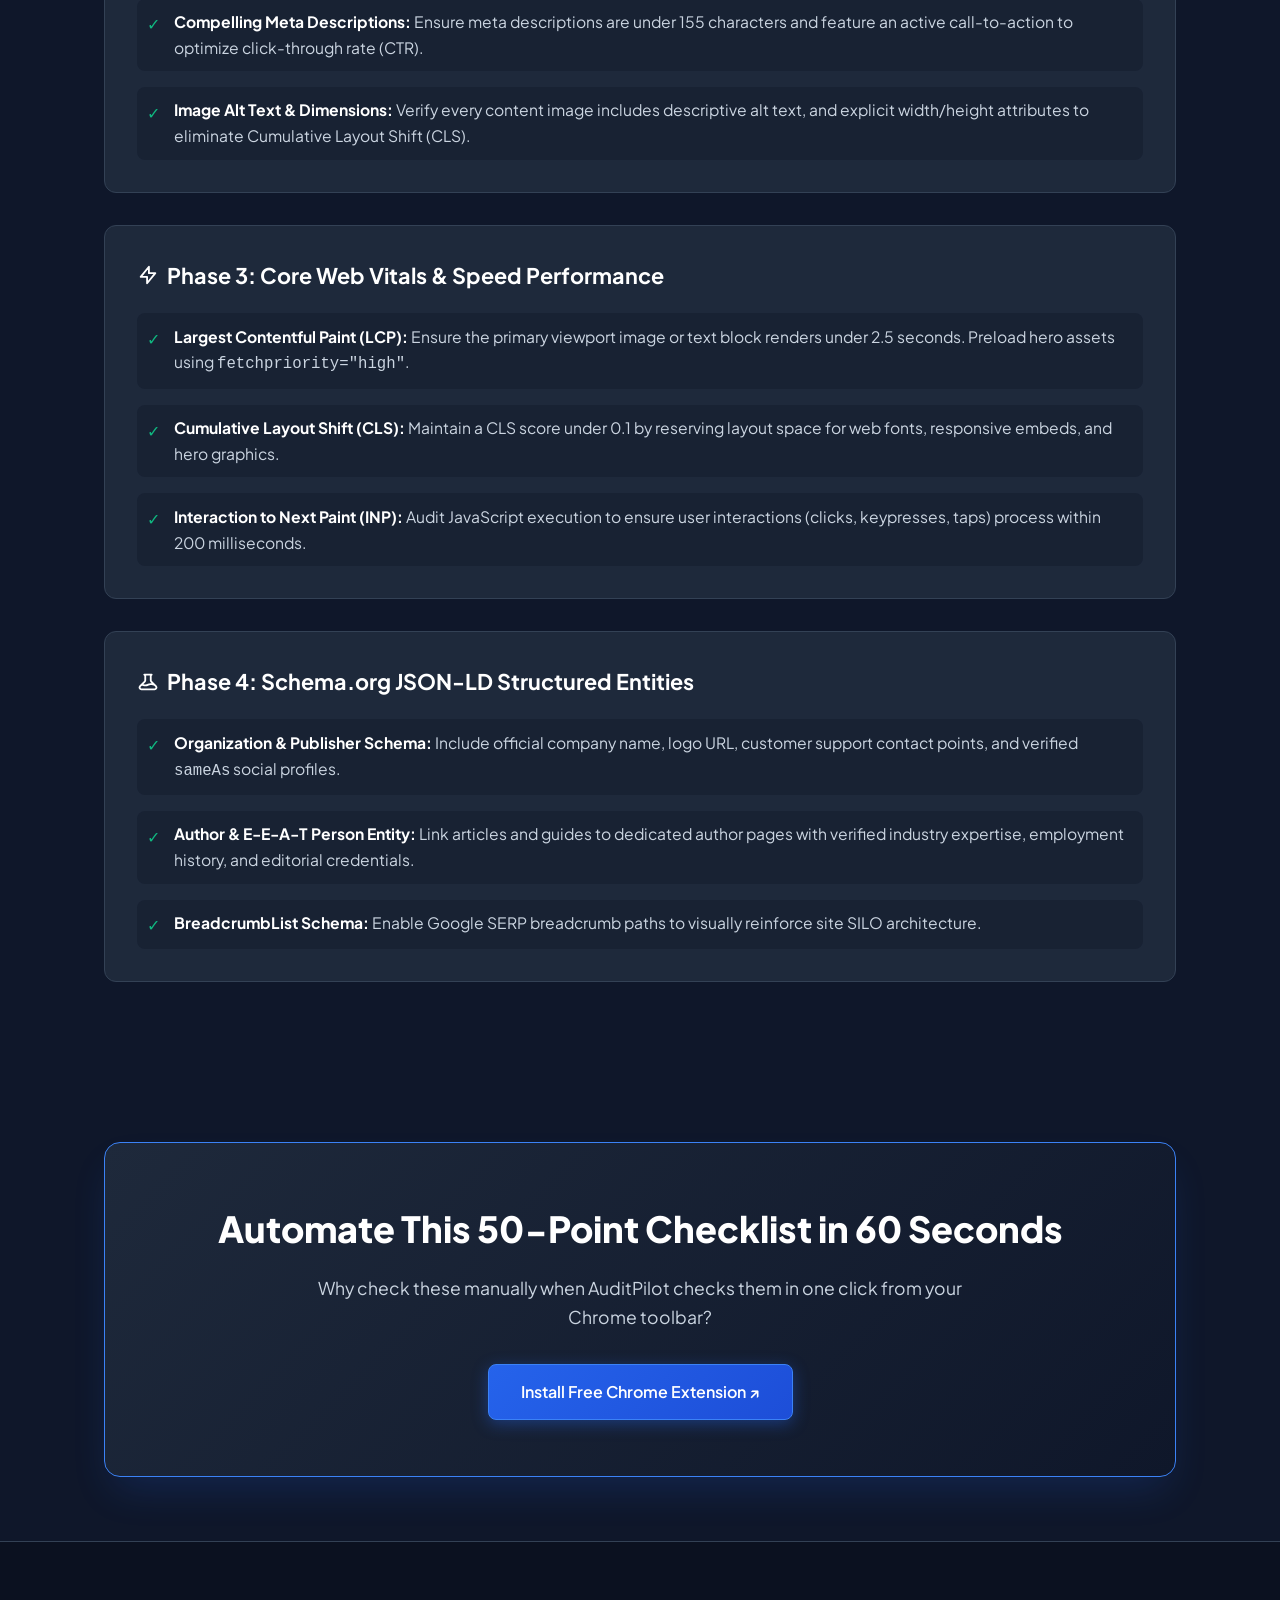
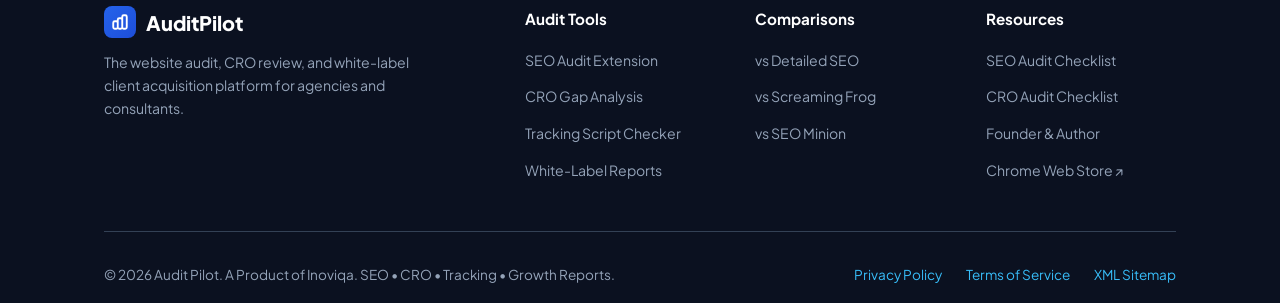
<file: resources/seo-audit-checklist/index.html>
<!DOCTYPE html>
<html lang="en">
<head>
  <meta charset="UTF-8">
  <meta name="viewport" content="width=device-width, initial-scale=1.0">
  <title>The Complete Website SEO Audit Checklist 2026 | AuditPilot</title>
  <meta name="description" content="Use this comprehensive, step-by-step website SEO audit checklist for 2026. Covers technical crawling, on-page optimization, Core Web Vitals, and JSON-LD schema markup.">
  <meta name="keywords" content="website seo audit checklist 2026, technical seo audit checklist, on page seo checklist, google ranking checklist, website audit steps">
  <link rel="canonical" href="https://auditpilot.us/resources/seo-audit-checklist/">
  <link rel="icon" type="image/jpeg" href="/logo.jpg">
  <link rel="stylesheet" href="/silo.css">

  <meta property="og:type" content="article">
  <meta property="og:url" content="https://auditpilot.us/resources/seo-audit-checklist/">
  <meta property="og:title" content="The Complete Website SEO Audit Checklist 2026 | AuditPilot">
  <meta property="og:description" content="Actionable 50-point technical and on-page SEO checklist designed for digital marketing agencies and SEO professionals in 2026.">
  <meta property="og:image" content="https://auditpilot.us/dashboard-preview.jpg">

  <script type="application/ld+json">
  {
    "@context": "https://schema.org",
    "@graph": [
      {
        "@type": "BreadcrumbList",
        "itemListElement": [
          {
            "@type": "ListItem",
            "position": 1,
            "name": "Home",
            "item": "https://auditpilot.us/"
          },
          {
            "@type": "ListItem",
            "position": 2,
            "name": "Resources",
            "item": "https://auditpilot.us/#"
          },
          {
            "@type": "ListItem",
            "position": 3,
            "name": "SEO Audit Checklist 2026",
            "item": "https://auditpilot.us/resources/seo-audit-checklist/"
          }
        ]
      },
      {
        "@type": "HowTo",
        "name": "How to Conduct a Website SEO Audit in 2026",
        "description": "A step-by-step technical and on-page SEO checklist to identify ranking issues and optimize for Google search.",
        "step": [
          {
            "@type": "HowToStep",
            "name": "Technical Crawlability & Indexing Verification",
            "text": "Inspect robots.txt, XML sitemap index, canonical tags, and ensure proper 200 HTTP status code responses."
          },
          {
            "@type": "HowToStep",
            "name": "On-Page Semantic Optimization",
            "text": "Audit H1-H6 heading hierarchy, title tag pixel length, meta descriptions, and image alt text."
          },
          {
            "@type": "HowToStep",
            "name": "Core Web Vitals & Mobile Performance",
            "text": "Benchmark LCP, CLS, and INP metrics using modern browser diagnostics."
          },
          {
            "@type": "HowToStep",
            "name": "Structured Data & Schema.org Validation",
            "text": "Test JSON-LD schemas for Organization, SoftwareApplication, Breadcrumbs, and FAQPage."
          }
        ]
      }
    ]
  }
  </script>
</head>
<body>

  <!-- Site Navigation -->
  <header class="site-header">
    <div class="container nav-inner">
      <a href="/" class="brand">
        <div class="brand-icon">
          <svg width="18" height="18" fill="none" stroke="currentColor" viewBox="0 0 24 24"><path stroke-linecap="round" stroke-linejoin="round" stroke-width="2.5" d="M9 19v-6a2 2 0 00-2-2H5a2 2 0 00-2 2v6a2 2 0 002 2h2a2 2 0 002-2zm0 0V9a2 2 0 012-2h2a2 2 0 012 2v10m-6 0a2 2 0 002 2h2a2 2 0 002-2m0 0V5a2 2 0 012-2h2a2 2 0 012 2v14a2 2 0 01-2 2h-2a2 2 0 01-2-2z"></path></svg>
        </div>
        <span>AuditPilot</span>
      </a>
      <ul class="nav-links">
        <li><a href="/tools/seo-audit-extension/">SEO Extension</a></li>
        <li><a href="/tools/cro-gap-analysis/">CRO Analysis</a></li>
        <li><a href="/tools/tracking-script-checker/">Script Checker</a></li>
        <li><a href="/features/white-label-reports/">White-Label</a></li>
        <li><a href="/compare/auditpilot-vs-detailed-seo/">Comparisons</a></li>
        <li><a href="/resources/seo-audit-checklist/" style="color: #60A5FA;">Checklists</a></li>
      </ul>
      <div>
        <a href="https://chromewebstore.google.com/detail/audit-pilot-1-click-websi/bpopbhodmhhbedeepfkmifaciaafjbgn" target="_blank" rel="noopener" class="btn btn-chrome">Add to Chrome — Free</a>
      </div>
    </div>
  </header>

  <main class="container">
    <div class="breadcrumbs">
      <a href="/">Home</a>
      <span>/</span>
      <a href="/#">Resources</a>
      <span>/</span>
      <strong>SEO Audit Checklist 2026</strong>
    </div>

    <!-- Hero Section -->
    <section class="page-hero">
      <div class="badge">Master SEO Resource 2026</div>
      <h1 class="hero-title">The Master Website SEO Audit Checklist (2026 Edition)</h1>
      <p class="hero-subtitle">
        An actionable, step-by-step technical and on-page SEO framework used by agency consultants to systematically audit any prospective client domain and diagnose ranking issues.
      </p>
      <div class="hero-actions">
        <a href="/tools/seo-audit-extension/" class="btn btn-primary" style="padding: 0.85rem 1.75rem; font-size: 1rem;">
          Audit Automatically with Extension →
        </a>
        <a href="https://chromewebstore.google.com/detail/audit-pilot-1-click-websi/bpopbhodmhhbedeepfkmifaciaafjbgn" target="_blank" rel="noopener" class="btn btn-secondary" style="padding: 0.85rem 1.75rem; font-size: 1rem;">
          Get Chrome Extension ↗
        </a>
      </div>
    </section>

    <!-- Checklist Sections -->
    <section class="section">
      <!-- Section 1 -->
      <div class="checklist-group">
        <h3>
          <svg width="22" height="22" fill="none" stroke="currentColor" viewBox="0 0 24 24"><path stroke-linecap="round" stroke-linejoin="round" stroke-width="2" d="M10 20l4-16m4 4l4 4-4 4M6 16l-4-4 4-4"></path></svg>
          Phase 1: Technical Crawling & Indexability
        </h3>
        <ul class="checklist-items">
          <li class="checklist-item">
            <span class="check-icon">✓</span>
            <div><strong>Robots.txt Configuration:</strong> Verify User-agent directives allow key assets and reference the root <code>sitemap_index.xml</code>. Ensure staging environments or sensitive routes (<code>/api/</code>, <code>/auth/</code>) are disallowed.</div>
          </li>
          <li class="checklist-item">
            <span class="check-icon">✓</span>
            <div><strong>Multi-Sitemap Index Structure:</strong> Ensure separate sitemaps exist for core pages, tools, blog posts, and resources. Verify strict ISO 8601 timestamps (<code>&lt;lastmod&gt;</code>) and remove deprecated priority/changefreq tags.</div>
          </li>
          <li class="checklist-item">
            <span class="check-icon">✓</span>
            <div><strong>Canonical URL Tags:</strong> Ensure every page includes a self-referential canonical tag with matching protocol (<code>https://</code>) and preferred domain variation (apex vs www).</div>
          </li>
          <li class="checklist-item">
            <span class="check-icon">✓</span>
            <div><strong>Canonical 301 Redirect Rules:</strong> Confirm all non-canonical permutations (<code>http://</code>, <code>www.</code>, trailing slash variations) issue permanent 301 redirects to the primary domain.</div>
          </li>
          <li class="checklist-item">
            <span class="check-icon">✓</span>
            <div><strong>HSTS & Security Headers:</strong> Confirm <code>Strict-Transport-Security: max-age=63072000; includeSubDomains; preload</code> is transmitted alongside valid SSL encryption.</div>
          </li>
        </ul>
      </div>

      <!-- Section 2 -->
      <div class="checklist-group">
        <h3>
          <svg width="22" height="22" fill="none" stroke="currentColor" viewBox="0 0 24 24"><path stroke-linecap="round" stroke-linejoin="round" stroke-width="2" d="M4 6h16M4 12h16M4 18h7"></path></svg>
          Phase 2: On-Page Semantic Hierarchy & Content
        </h3>
        <ul class="checklist-items">
          <li class="checklist-item">
            <span class="check-icon">✓</span>
            <div><strong>Single H1 Heading Tag:</strong> Verify exactly one H1 exists per page that includes the primary target keyword without keyword stuffing.</div>
          </li>
          <li class="checklist-item">
            <span class="check-icon">✓</span>
            <div><strong>Semantic Heading Hierarchy:</strong> Audit H2, H3, and H4 tags to ensure a logical document outline without skipped heading levels (e.g. jumping from H2 directly to H4).</div>
          </li>
          <li class="checklist-item">
            <span class="check-icon">✓</span>
            <div><strong>Title Tag Pixel Length:</strong> Keep page titles between 50-60 characters (under 580 pixels) to avoid awkward SERP truncation while positioning core brand and keywords upfront.</div>
          </li>
          <li class="checklist-item">
            <span class="check-icon">✓</span>
            <div><strong>Compelling Meta Descriptions:</strong> Ensure meta descriptions are under 155 characters and feature an active call-to-action to optimize click-through rate (CTR).</div>
          </li>
          <li class="checklist-item">
            <span class="check-icon">✓</span>
            <div><strong>Image Alt Text & Dimensions:</strong> Verify every content image includes descriptive alt text, and explicit width/height attributes to eliminate Cumulative Layout Shift (CLS).</div>
          </li>
        </ul>
      </div>

      <!-- Section 3 -->
      <div class="checklist-group">
        <h3>
          <svg width="22" height="22" fill="none" stroke="currentColor" viewBox="0 0 24 24"><path stroke-linecap="round" stroke-linejoin="round" stroke-width="2" d="M13 10V3L4 14h7v7l9-11h-7z"></path></svg>
          Phase 3: Core Web Vitals & Speed Performance
        </h3>
        <ul class="checklist-items">
          <li class="checklist-item">
            <span class="check-icon">✓</span>
            <div><strong>Largest Contentful Paint (LCP):</strong> Ensure the primary viewport image or text block renders under 2.5 seconds. Preload hero assets using <code>fetchpriority="high"</code>.</div>
          </li>
          <li class="checklist-item">
            <span class="check-icon">✓</span>
            <div><strong>Cumulative Layout Shift (CLS):</strong> Maintain a CLS score under 0.1 by reserving layout space for web fonts, responsive embeds, and hero graphics.</div>
          </li>
          <li class="checklist-item">
            <span class="check-icon">✓</span>
            <div><strong>Interaction to Next Paint (INP):</strong> Audit JavaScript execution to ensure user interactions (clicks, keypresses, taps) process within 200 milliseconds.</div>
          </li>
        </ul>
      </div>

      <!-- Section 4 -->
      <div class="checklist-group">
        <h3>
          <svg width="22" height="22" fill="none" stroke="currentColor" viewBox="0 0 24 24"><path stroke-linecap="round" stroke-linejoin="round" stroke-width="2" d="M19.428 15.428a2 2 0 00-1.022-.547l-2.387-.477a6 6 0 00-3.86.517l-.318.158a6 6 0 01-3.86.517L6.05 15.21a2 2 0 00-1.806.547M8 4h8l-1 1v5.172a2 2 0 00.586 1.414l5 5c1.26 1.26.367 3.414-1.415 3.414H4.828c-1.782 0-2.674-2.154-1.414-3.414l5-5A2 2 0 009 10.172V5L8 4z"></path></svg>
          Phase 4: Schema.org JSON-LD Structured Entities
        </h3>
        <ul class="checklist-items">
          <li class="checklist-item">
            <span class="check-icon">✓</span>
            <div><strong>Organization & Publisher Schema:</strong> Include official company name, logo URL, customer support contact points, and verified <code>sameAs</code> social profiles.</div>
          </li>
          <li class="checklist-item">
            <span class="check-icon">✓</span>
            <div><strong>Author & E-E-A-T Person Entity:</strong> Link articles and guides to dedicated author pages with verified industry expertise, employment history, and editorial credentials.</div>
          </li>
          <li class="checklist-item">
            <span class="check-icon">✓</span>
            <div><strong>BreadcrumbList Schema:</strong> Enable Google SERP breadcrumb paths to visually reinforce site SILO architecture.</div>
          </li>
        </ul>
      </div>
    </section>

    <!-- Bottom CTA -->
    <div class="cta-box">
      <h2>Automate This 50-Point Checklist in 60 Seconds</h2>
      <p>Why check these manually when AuditPilot checks them in one click from your Chrome toolbar?</p>
      <div class="hero-actions">
        <a href="https://chromewebstore.google.com/detail/audit-pilot-1-click-websi/bpopbhodmhhbedeepfkmifaciaafjbgn" target="_blank" rel="noopener" class="btn btn-chrome btn-primary" style="padding: 0.85rem 2rem; font-size: 1rem;">
          Install Free Chrome Extension ↗
        </a>
      </div>
    </div>
  </main>

  <!-- Site Footer -->
  <footer class="site-footer">
    <div class="container">
      <div class="footer-grid">
        <div class="footer-col">
          <div class="brand" style="margin-bottom: 0.75rem;">
            <div class="brand-icon">
              <svg width="18" height="18" fill="none" stroke="currentColor" viewBox="0 0 24 24"><path stroke-linecap="round" stroke-linejoin="round" stroke-width="2.5" d="M9 19v-6a2 2 0 00-2-2H5a2 2 0 00-2 2v6a2 2 0 002 2h2a2 2 0 002-2zm0 0V9a2 2 0 012-2h2a2 2 0 012 2v10m-6 0a2 2 0 002 2h2a2 2 0 002-2m0 0V5a2 2 0 012-2h2a2 2 0 012 2v14a2 2 0 01-2 2h-2a2 2 0 01-2-2z"></path></svg>
            </div>
            <span>AuditPilot</span>
          </div>
          <p style="color: var(--color-text-muted); font-size: 0.88rem; max-width: 320px;">
            The website audit, CRO review, and white-label client acquisition platform for agencies and consultants.
          </p>
        </div>

        <div class="footer-col">
          <h4>Audit Tools</h4>
          <ul class="footer-links">
            <li><a href="/tools/seo-audit-extension/">SEO Audit Extension</a></li>
            <li><a href="/tools/cro-gap-analysis/">CRO Gap Analysis</a></li>
            <li><a href="/tools/tracking-script-checker/">Tracking Script Checker</a></li>
            <li><a href="/features/white-label-reports/">White-Label Reports</a></li>
          </ul>
        </div>

        <div class="footer-col">
          <h4>Comparisons</h4>
          <ul class="footer-links">
            <li><a href="/compare/auditpilot-vs-detailed-seo/">vs Detailed SEO</a></li>
            <li><a href="/compare/auditpilot-vs-screaming-frog/">vs Screaming Frog</a></li>
            <li><a href="/compare/auditpilot-vs-seo-minion/">vs SEO Minion</a></li>
          </ul>
        </div>

        <div class="footer-col">
          <h4>Resources</h4>
          <ul class="footer-links">
            <li><a href="/resources/seo-audit-checklist/">SEO Audit Checklist</a></li>
            <li><a href="/resources/cro-audit-checklist/">CRO Audit Checklist</a></li>
            <li><a href="/author/">Founder & Author</a></li>
            <li><a href="https://chromewebstore.google.com/detail/audit-pilot-1-click-websi/bpopbhodmhhbedeepfkmifaciaafjbgn" target="_blank" rel="noopener">Chrome Web Store ↗</a></li>
          </ul>
        </div>
      </div>

      <div class="footer-bottom">
        <div>
          &copy; 2026 Audit Pilot. A Product of Inoviqa. SEO &bull; CRO &bull; Tracking &bull; Growth Reports.
        </div>
        <div style="display: flex; gap: 1.5rem;">
          <a href="/#">Privacy Policy</a>
          <a href="/#">Terms of Service</a>
          <a href="/sitemap_index.xml">XML Sitemap</a>
        </div>
      </div>
    </div>
  </footer>

</body>
</html>
</file>
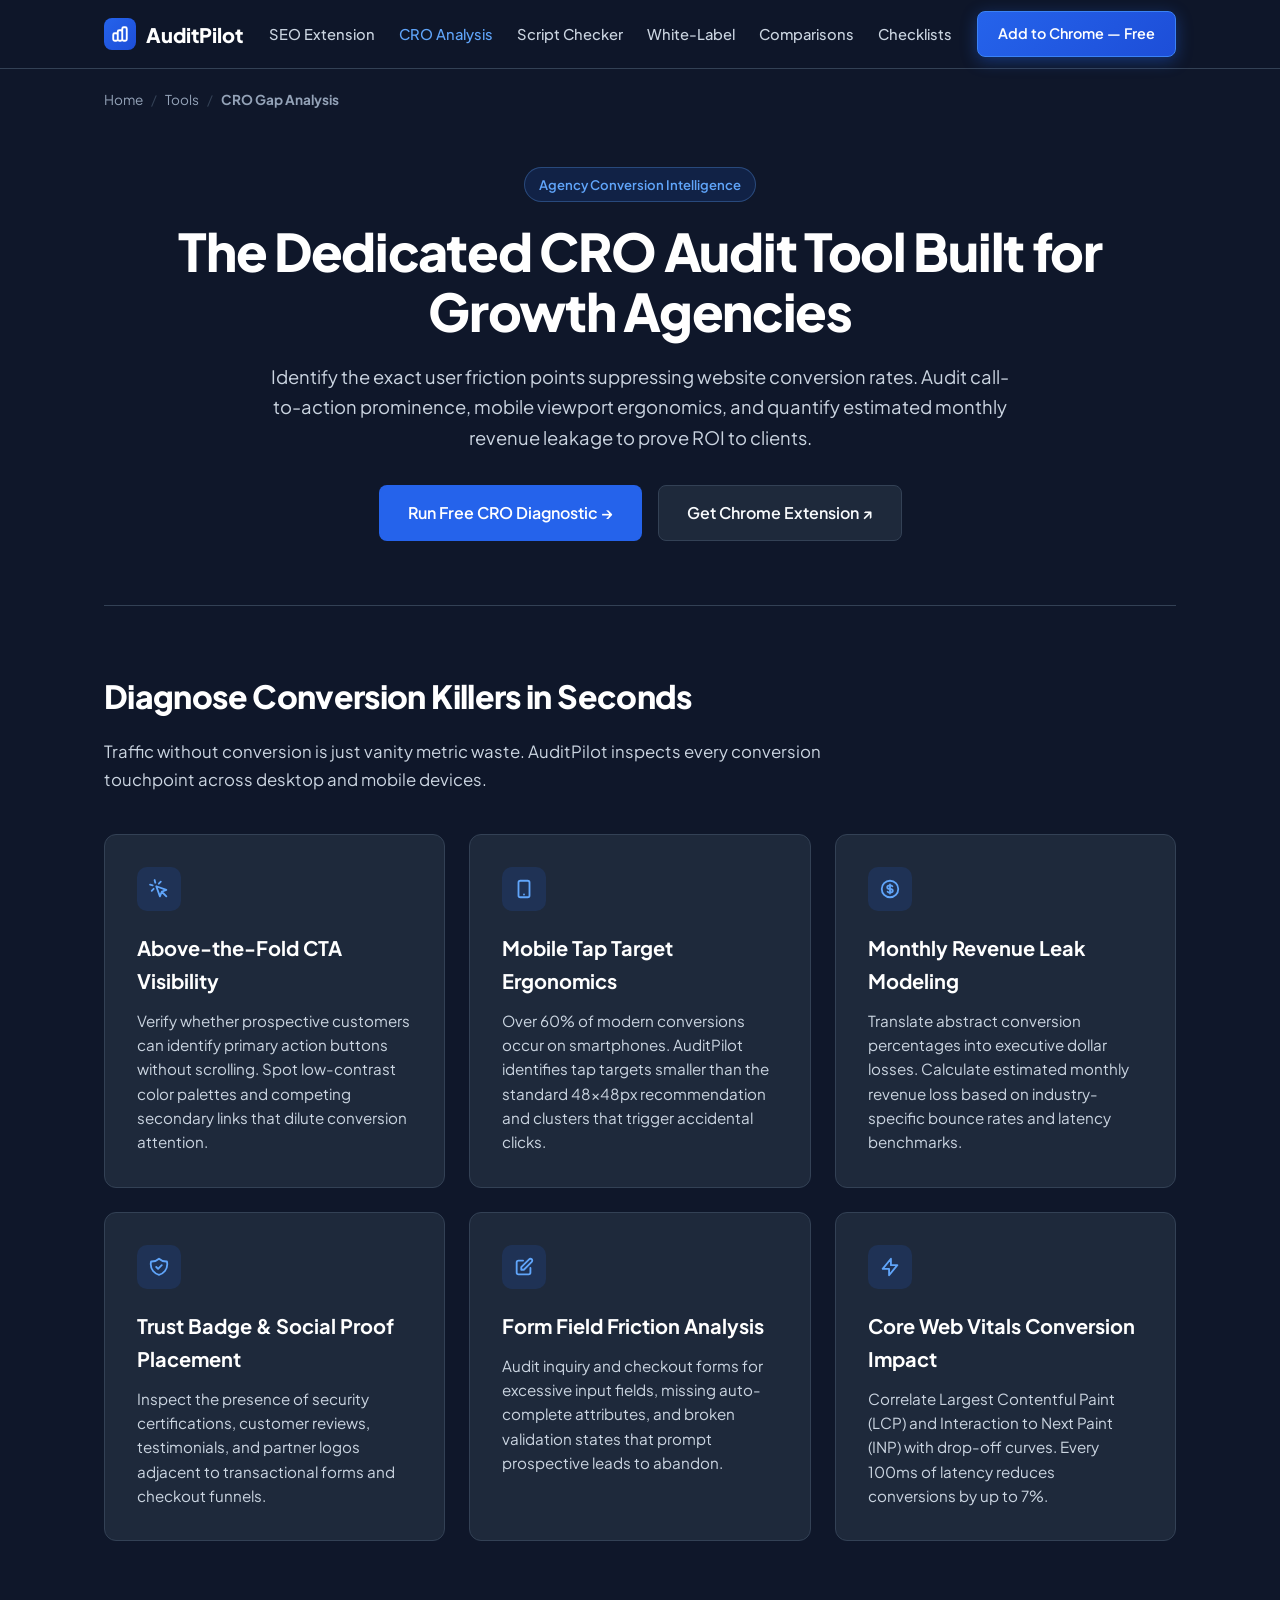
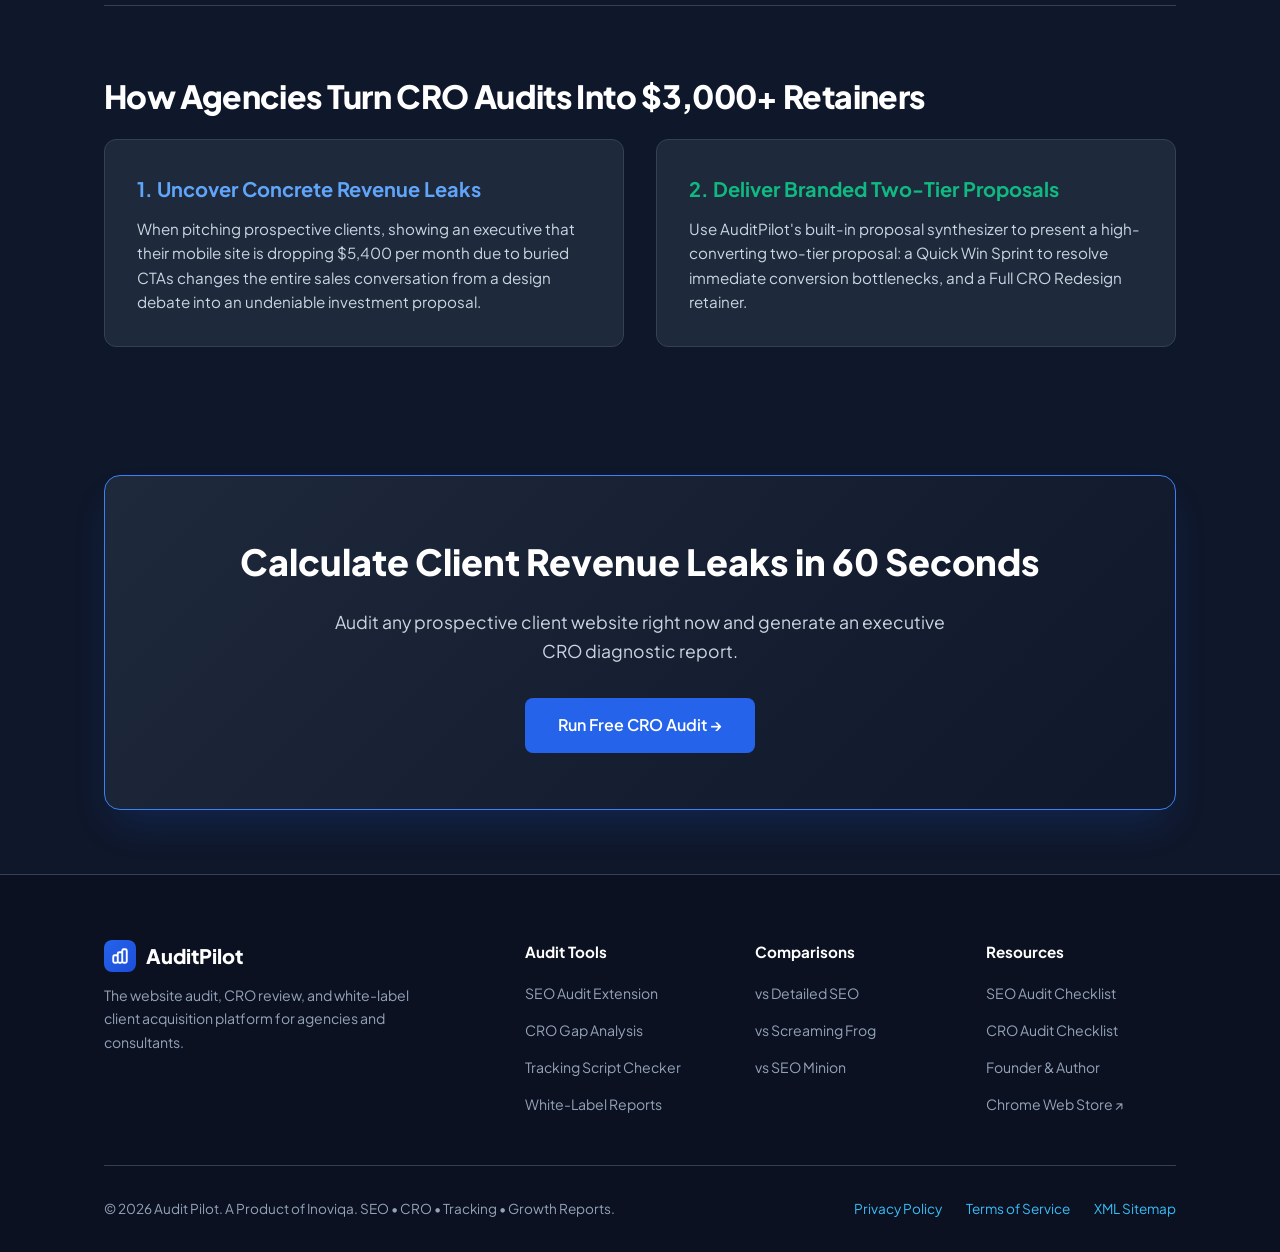
<file: tools/cro-gap-analysis/index.html>
<!DOCTYPE html>
<html lang="en">
<head>
  <meta charset="UTF-8">
  <meta name="viewport" content="width=device-width, initial-scale=1.0">
  <title>CRO Audit Tool for Digital Agencies | AuditPilot</title>
  <meta name="description" content="Discover the leading CRO audit tool for digital marketing agencies. Identify conversion friction, buried CTAs, mobile tap bottlenecks, and calculate exact lost monthly revenue.">
  <meta name="keywords" content="cro audit tool for agencies, conversion rate optimization audit, mobile conversion friction, call to action audit, revenue leak calculator, conversion rate analyzer">
  <link rel="canonical" href="https://auditpilot.us/tools/cro-gap-analysis/">
  <link rel="icon" type="image/jpeg" href="/logo.jpg">
  <link rel="stylesheet" href="/silo.css">

  <meta property="og:type" content="article">
  <meta property="og:url" content="https://auditpilot.us/tools/cro-gap-analysis/">
  <meta property="og:title" content="CRO Audit Tool for Digital Agencies | AuditPilot">
  <meta property="og:description" content="Detect conversion rate bottlenecks and quantify monthly dollar loss in 60 seconds with AuditPilot's CRO Gap Analysis.">
  <meta property="og:image" content="https://auditpilot.us/dashboard-preview.jpg">

  <script type="application/ld+json">
  {
    "@context": "https://schema.org",
    "@graph": [
      {
        "@type": "BreadcrumbList",
        "itemListElement": [
          {
            "@type": "ListItem",
            "position": 1,
            "name": "Home",
            "item": "https://auditpilot.us/"
          },
          {
            "@type": "ListItem",
            "position": 2,
            "name": "Tools",
            "item": "https://auditpilot.us/#core-capabilities"
          },
          {
            "@type": "ListItem",
            "position": 3,
            "name": "CRO Gap Analysis",
            "item": "https://auditpilot.us/tools/cro-gap-analysis/"
          }
        ]
      },
      {
        "@type": "SoftwareApplication",
        "name": "AuditPilot CRO Gap Analysis Tool",
        "operatingSystem": "Google Chrome, Chromium, Brave, Microsoft Edge",
        "applicationCategory": "BusinessApplication",
        "offers": {
          "@type": "Offer",
          "price": "0",
          "priceCurrency": "USD"
        },
        "description": "Conversion Rate Optimization gap analysis, mobile friction detection, and monthly revenue leakage calculations for growth agencies."
      }
    ]
  }
  </script>
</head>
<body>

  <!-- Site Navigation -->
  <header class="site-header">
    <div class="container nav-inner">
      <a href="/" class="brand">
        <div class="brand-icon">
          <svg width="18" height="18" fill="none" stroke="currentColor" viewBox="0 0 24 24"><path stroke-linecap="round" stroke-linejoin="round" stroke-width="2.5" d="M9 19v-6a2 2 0 00-2-2H5a2 2 0 00-2 2v6a2 2 0 002 2h2a2 2 0 002-2zm0 0V9a2 2 0 012-2h2a2 2 0 012 2v10m-6 0a2 2 0 002 2h2a2 2 0 002-2m0 0V5a2 2 0 012-2h2a2 2 0 012 2v14a2 2 0 01-2 2h-2a2 2 0 01-2-2z"></path></svg>
        </div>
        <span>AuditPilot</span>
      </a>
      <ul class="nav-links">
        <li><a href="/tools/seo-audit-extension/">SEO Extension</a></li>
        <li><a href="/tools/cro-gap-analysis/" style="color: #60A5FA;">CRO Analysis</a></li>
        <li><a href="/tools/tracking-script-checker/">Script Checker</a></li>
        <li><a href="/features/white-label-reports/">White-Label</a></li>
        <li><a href="/compare/auditpilot-vs-detailed-seo/">Comparisons</a></li>
        <li><a href="/resources/cro-audit-checklist/">Checklists</a></li>
      </ul>
      <div>
        <a href="https://chromewebstore.google.com/detail/audit-pilot-1-click-websi/bpopbhodmhhbedeepfkmifaciaafjbgn" target="_blank" rel="noopener" class="btn btn-chrome">Add to Chrome — Free</a>
      </div>
    </div>
  </header>

  <main class="container">
    <div class="breadcrumbs">
      <a href="/">Home</a>
      <span>/</span>
      <a href="/#core-capabilities">Tools</a>
      <span>/</span>
      <strong>CRO Gap Analysis</strong>
    </div>

    <!-- Hero Section -->
    <section class="page-hero">
      <div class="badge">Agency Conversion Intelligence</div>
      <h1 class="hero-title">The Dedicated CRO Audit Tool Built for Growth Agencies</h1>
      <p class="hero-subtitle">
        Identify the exact user friction points suppressing website conversion rates. Audit call-to-action prominence, mobile viewport ergonomics, and quantify estimated monthly revenue leakage to prove ROI to clients.
      </p>
      <div class="hero-actions">
        <a href="/#teaser-scanner" class="btn btn-primary" style="padding: 0.85rem 1.75rem; font-size: 1rem;">
          Run Free CRO Diagnostic →
        </a>
        <a href="https://chromewebstore.google.com/detail/audit-pilot-1-click-websi/bpopbhodmhhbedeepfkmifaciaafjbgn" target="_blank" rel="noopener" class="btn btn-secondary" style="padding: 0.85rem 1.75rem; font-size: 1rem;">
          Get Chrome Extension ↗
        </a>
      </div>
    </section>

    <!-- Core Features Grid -->
    <section class="section">
      <h2 class="section-title">Diagnose Conversion Killers in Seconds</h2>
      <p class="section-intro">
        Traffic without conversion is just vanity metric waste. AuditPilot inspects every conversion touchpoint across desktop and mobile devices.
      </p>

      <div class="grid-3">
        <div class="card">
          <div class="card-icon">
            <svg width="22" height="22" fill="none" stroke="currentColor" viewBox="0 0 24 24"><path stroke-linecap="round" stroke-linejoin="round" stroke-width="2" d="M15 15l-2 5L9 9l11 4-5 2zm0 0l5 5M7.188 2.239l.777 2.897M5.136 7.965l-2.898-.777M13.95 4.05l-2.122 2.122m-5.657 5.656l-2.12 2.122"></path></svg>
          </div>
          <h3>Above-the-Fold CTA Visibility</h3>
          <p>Verify whether prospective customers can identify primary action buttons without scrolling. Spot low-contrast color palettes and competing secondary links that dilute conversion attention.</p>
        </div>

        <div class="card">
          <div class="card-icon">
            <svg width="22" height="22" fill="none" stroke="currentColor" viewBox="0 0 24 24"><path stroke-linecap="round" stroke-linejoin="round" stroke-width="2" d="M12 18h.01M8 21h8a2 2 0 002-2V5a2 2 0 00-2-2H8a2 2 0 00-2 2v14a2 2 0 002 2z"></path></svg>
          </div>
          <h3>Mobile Tap Target Ergonomics</h3>
          <p>Over 60% of modern conversions occur on smartphones. AuditPilot identifies tap targets smaller than the standard 48x48px recommendation and clusters that trigger accidental clicks.</p>
        </div>

        <div class="card">
          <div class="card-icon">
            <svg width="22" height="22" fill="none" stroke="currentColor" viewBox="0 0 24 24"><path stroke-linecap="round" stroke-linejoin="round" stroke-width="2" d="M12 8c-1.657 0-3 .895-3 2s1.343 2 3 2 3 .895 3 2-1.343 2-3 2m0-8c1.11 0 2.08.402 2.599 1M12 8V7m0 1v8m0 0v1m0-1c-1.11 0-2.08-.402-2.599-1M21 12a9 9 0 11-18 0 9 9 0 0118 0z"></path></svg>
          </div>
          <h3>Monthly Revenue Leak Modeling</h3>
          <p>Translate abstract conversion percentages into executive dollar losses. Calculate estimated monthly revenue loss based on industry-specific bounce rates and latency benchmarks.</p>
        </div>

        <div class="card">
          <div class="card-icon">
            <svg width="22" height="22" fill="none" stroke="currentColor" viewBox="0 0 24 24"><path stroke-linecap="round" stroke-linejoin="round" stroke-width="2" d="M9 12l2 2 4-4m5.618-4.016A11.955 11.955 0 0112 2.944a11.955 11.955 0 01-8.618 3.04A12.02 12.02 0 003 9c0 5.591 3.824 10.29 9 11.622 5.176-1.332 9-6.03 9-11.622 0-1.042-.133-2.052-.382-3.016z"></path></svg>
          </div>
          <h3>Trust Badge & Social Proof Placement</h3>
          <p>Inspect the presence of security certifications, customer reviews, testimonials, and partner logos adjacent to transactional forms and checkout funnels.</p>
        </div>

        <div class="card">
          <div class="card-icon">
            <svg width="22" height="22" fill="none" stroke="currentColor" viewBox="0 0 24 24"><path stroke-linecap="round" stroke-linejoin="round" stroke-width="2" d="M11 5H6a2 2 0 00-2 2v11a2 2 0 002 2h11a2 2 0 002-2v-5m-1.414-9.414a2 2 0 112.828 2.828L11.828 15H9v-2.828l8.586-8.586z"></path></svg>
          </div>
          <h3>Form Field Friction Analysis</h3>
          <p>Audit inquiry and checkout forms for excessive input fields, missing auto-complete attributes, and broken validation states that prompt prospective leads to abandon.</p>
        </div>

        <div class="card">
          <div class="card-icon">
            <svg width="22" height="22" fill="none" stroke="currentColor" viewBox="0 0 24 24"><path stroke-linecap="round" stroke-linejoin="round" stroke-width="2" d="M13 10V3L4 14h7v7l9-11h-7z"></path></svg>
          </div>
          <h3>Core Web Vitals Conversion Impact</h3>
          <p>Correlate Largest Contentful Paint (LCP) and Interaction to Next Paint (INP) with drop-off curves. Every 100ms of latency reduces conversions by up to 7%.</p>
        </div>
      </div>
    </section>

    <!-- Agency Workflow Callout -->
    <section class="section">
      <h2 class="section-title">How Agencies Turn CRO Audits Into $3,000+ Retainers</h2>
      <div class="grid-2">
        <div class="card">
          <h3 style="color: #60A5FA;">1. Uncover Concrete Revenue Leaks</h3>
          <p>
            When pitching prospective clients, showing an executive that their mobile site is dropping $5,400 per month due to buried CTAs changes the entire sales conversation from a design debate into an undeniable investment proposal.
          </p>
        </div>
        <div class="card">
          <h3 style="color: #10B981;">2. Deliver Branded Two-Tier Proposals</h3>
          <p>
            Use AuditPilot's built-in proposal synthesizer to present a high-converting two-tier proposal: a Quick Win Sprint to resolve immediate conversion bottlenecks, and a Full CRO Redesign retainer.
          </p>
        </div>
      </div>
    </section>

    <!-- Bottom CTA -->
    <div class="cta-box">
      <h2>Calculate Client Revenue Leaks in 60 Seconds</h2>
      <p>Audit any prospective client website right now and generate an executive CRO diagnostic report.</p>
      <div class="hero-actions">
        <a href="/#teaser-scanner" class="btn btn-primary" style="padding: 0.85rem 2rem; font-size: 1rem;">
          Run Free CRO Audit →
        </a>
      </div>
    </div>
  </main>

  <!-- Site Footer -->
  <footer class="site-footer">
    <div class="container">
      <div class="footer-grid">
        <div class="footer-col">
          <div class="brand" style="margin-bottom: 0.75rem;">
            <div class="brand-icon">
              <svg width="18" height="18" fill="none" stroke="currentColor" viewBox="0 0 24 24"><path stroke-linecap="round" stroke-linejoin="round" stroke-width="2.5" d="M9 19v-6a2 2 0 00-2-2H5a2 2 0 00-2 2v6a2 2 0 002 2h2a2 2 0 002-2zm0 0V9a2 2 0 012-2h2a2 2 0 012 2v10m-6 0a2 2 0 002 2h2a2 2 0 002-2m0 0V5a2 2 0 012-2h2a2 2 0 012 2v14a2 2 0 01-2 2h-2a2 2 0 01-2-2z"></path></svg>
            </div>
            <span>AuditPilot</span>
          </div>
          <p style="color: var(--color-text-muted); font-size: 0.88rem; max-width: 320px;">
            The website audit, CRO review, and white-label client acquisition platform for agencies and consultants.
          </p>
        </div>

        <div class="footer-col">
          <h4>Audit Tools</h4>
          <ul class="footer-links">
            <li><a href="/tools/seo-audit-extension/">SEO Audit Extension</a></li>
            <li><a href="/tools/cro-gap-analysis/">CRO Gap Analysis</a></li>
            <li><a href="/tools/tracking-script-checker/">Tracking Script Checker</a></li>
            <li><a href="/features/white-label-reports/">White-Label Reports</a></li>
          </ul>
        </div>

        <div class="footer-col">
          <h4>Comparisons</h4>
          <ul class="footer-links">
            <li><a href="/compare/auditpilot-vs-detailed-seo/">vs Detailed SEO</a></li>
            <li><a href="/compare/auditpilot-vs-screaming-frog/">vs Screaming Frog</a></li>
            <li><a href="/compare/auditpilot-vs-seo-minion/">vs SEO Minion</a></li>
          </ul>
        </div>

        <div class="footer-col">
          <h4>Resources</h4>
          <ul class="footer-links">
            <li><a href="/resources/seo-audit-checklist/">SEO Audit Checklist</a></li>
            <li><a href="/resources/cro-audit-checklist/">CRO Audit Checklist</a></li>
            <li><a href="/author/">Founder & Author</a></li>
            <li><a href="https://chromewebstore.google.com/detail/audit-pilot-1-click-websi/bpopbhodmhhbedeepfkmifaciaafjbgn" target="_blank" rel="noopener">Chrome Web Store ↗</a></li>
          </ul>
        </div>
      </div>

      <div class="footer-bottom">
        <div>
          &copy; 2026 Audit Pilot. A Product of Inoviqa. SEO &bull; CRO &bull; Tracking &bull; Growth Reports.
        </div>
        <div style="display: flex; gap: 1.5rem;">
          <a href="/#">Privacy Policy</a>
          <a href="/#">Terms of Service</a>
          <a href="/sitemap_index.xml">XML Sitemap</a>
        </div>
      </div>
    </div>
  </footer>

</body>
</html>
</file>
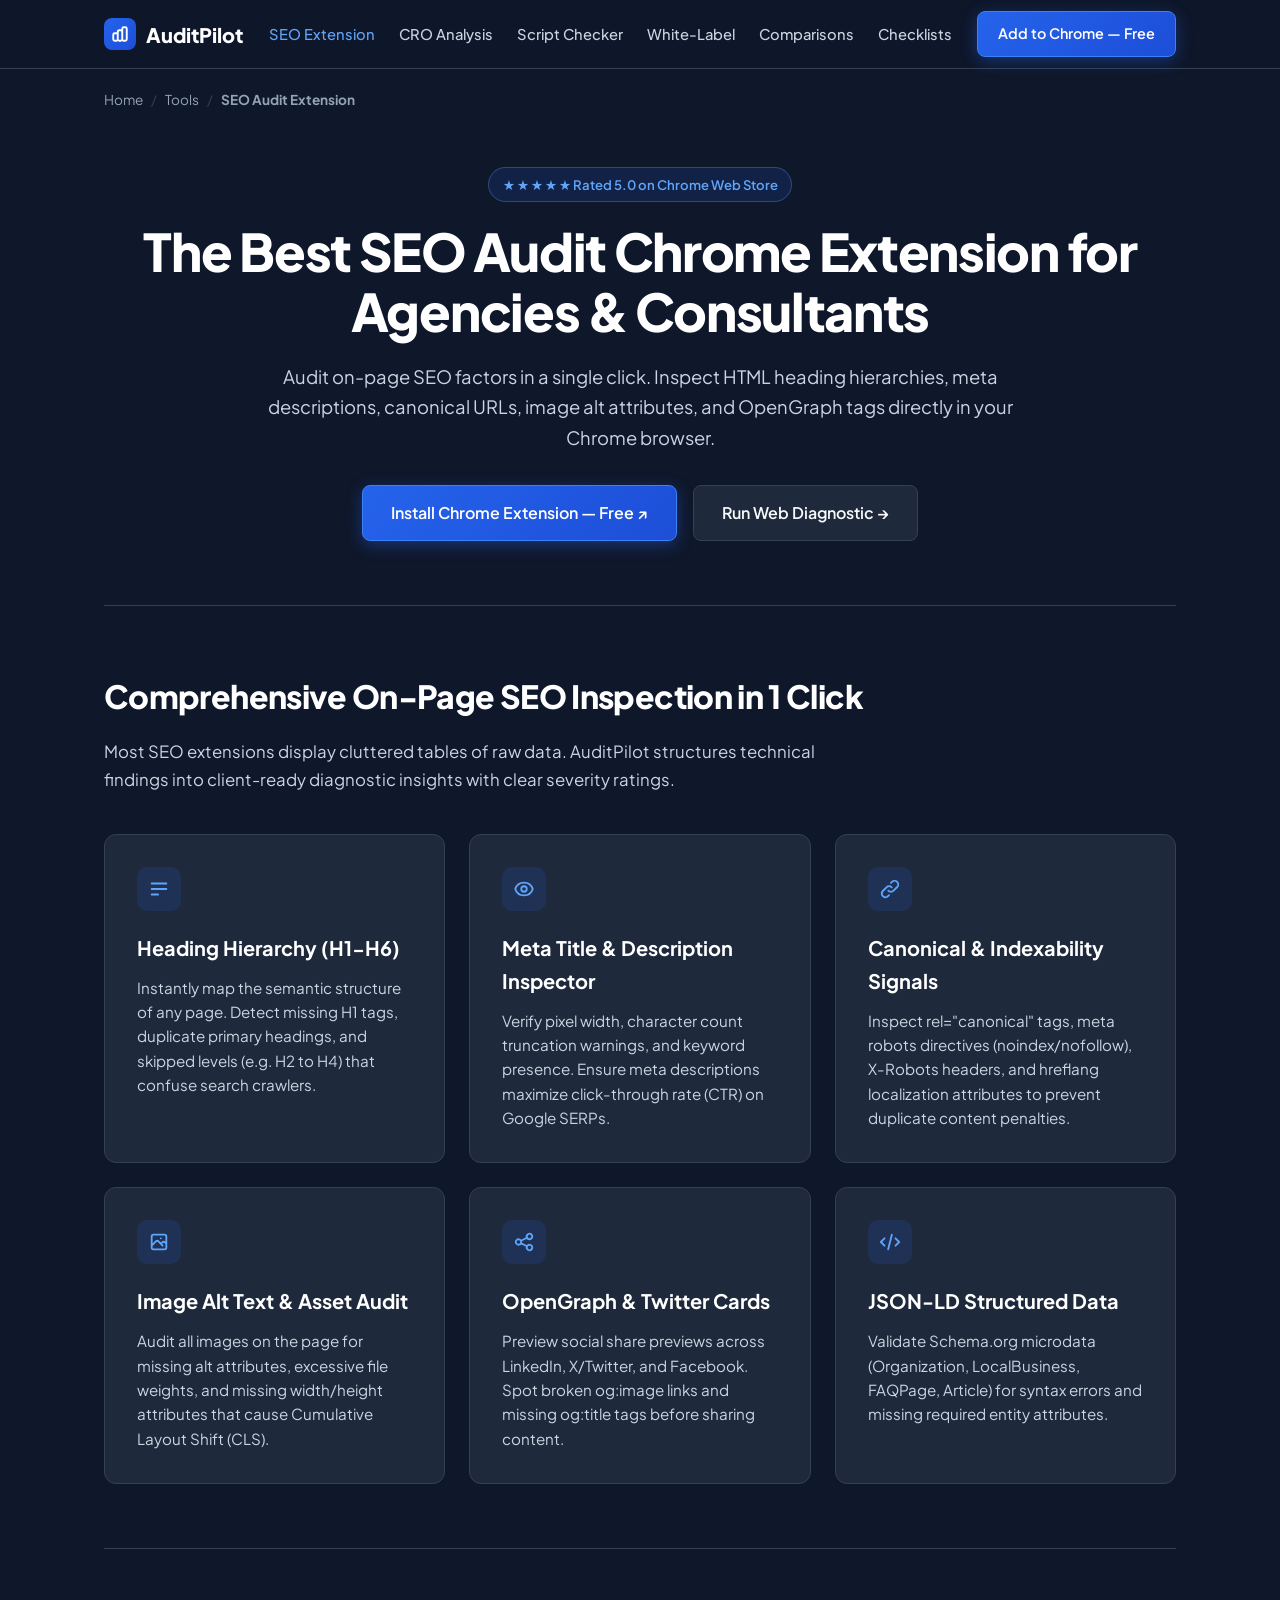
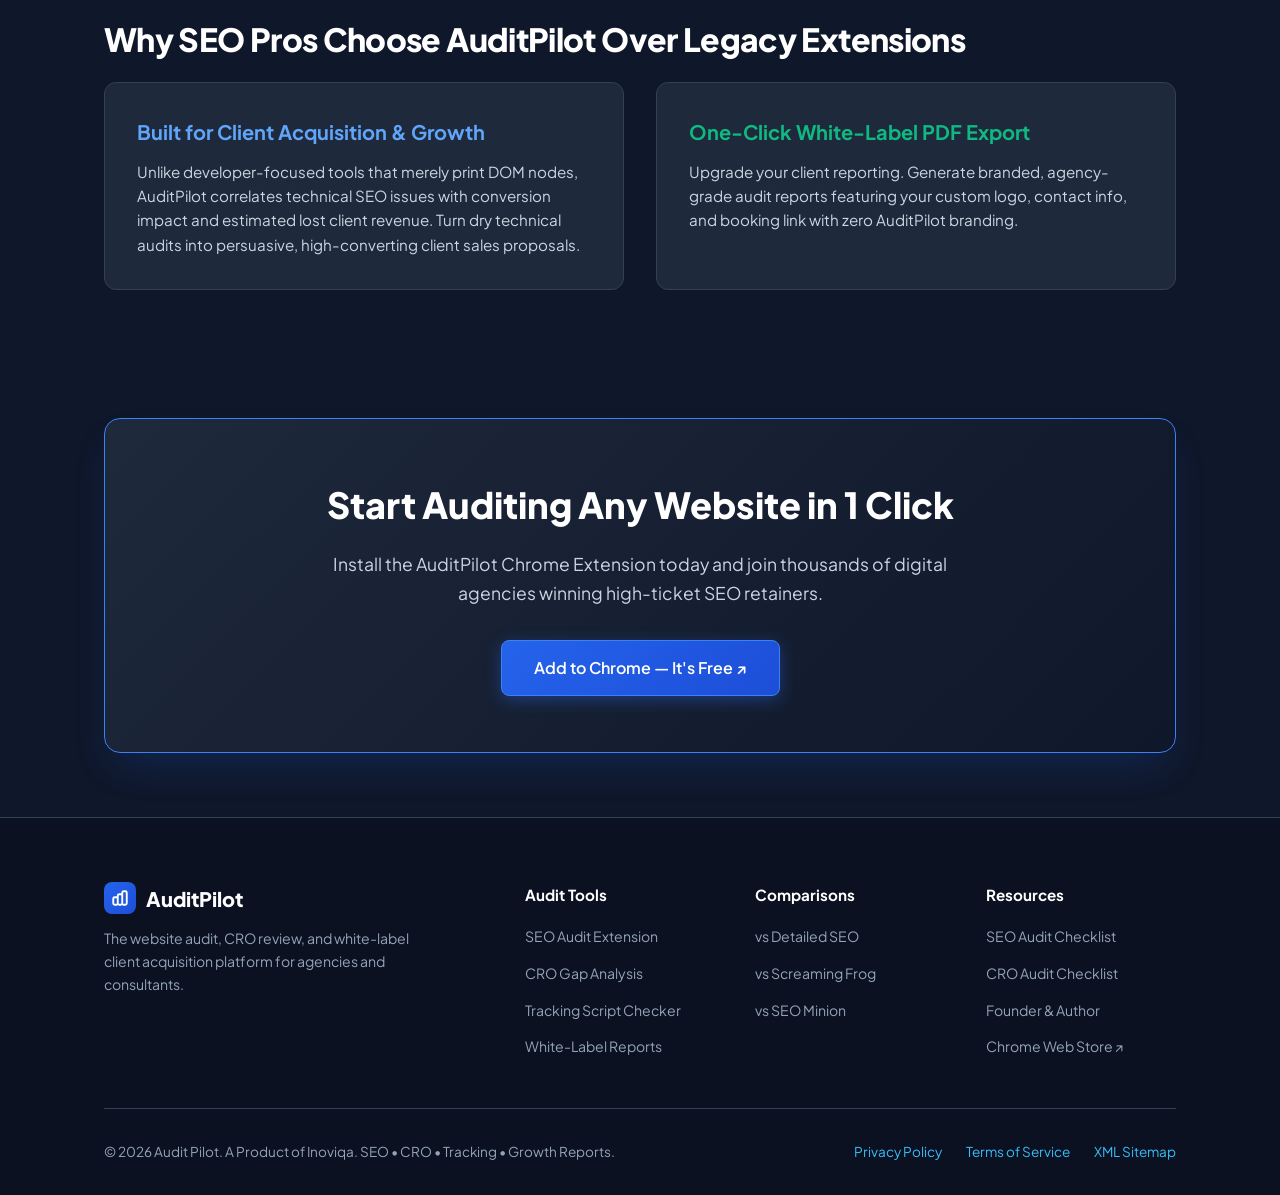
<file: tools/seo-audit-extension/index.html>
<!DOCTYPE html>
<html lang="en">
<head>
  <meta charset="UTF-8">
  <meta name="viewport" content="width=device-width, initial-scale=1.0">
  <title>Best SEO Audit Chrome Extension 2026 | AuditPilot</title>
  <meta name="description" content="Discover the best SEO audit Chrome extension for digital agencies and SEO professionals. Inspect on-page metadata, H-tag hierarchy, broken links, OpenGraph cards, and Core Web Vitals in 1 click.">
  <meta name="keywords" content="best seo audit chrome extension, on-page seo checker, heading hierarchy analyzer, meta tags inspector, broken link extension, technical seo chrome extension">
  <link rel="canonical" href="https://auditpilot.us/tools/seo-audit-extension/">
  <link rel="icon" type="image/jpeg" href="/logo.jpg">
  <link rel="stylesheet" href="/silo.css">

  <!-- OpenGraph -->
  <meta property="og:type" content="article">
  <meta property="og:url" content="https://auditpilot.us/tools/seo-audit-extension/">
  <meta property="og:title" content="Best SEO Audit Chrome Extension 2026 | AuditPilot">
  <meta property="og:description" content="Audit on-page SEO in seconds with the premier Chrome extension for agencies. Inspect headings, meta tags, Core Web Vitals, and generate client reports.">
  <meta property="og:image" content="https://auditpilot.us/dashboard-preview.jpg">

  <!-- JSON-LD BreadcrumbList & SoftwareApplication -->
  <script type="application/ld+json">
  {
    "@context": "https://schema.org",
    "@graph": [
      {
        "@type": "BreadcrumbList",
        "itemListElement": [
          {
            "@type": "ListItem",
            "position": 1,
            "name": "Home",
            "item": "https://auditpilot.us/"
          },
          {
            "@type": "ListItem",
            "position": 2,
            "name": "Tools",
            "item": "https://auditpilot.us/#core-capabilities"
          },
          {
            "@type": "ListItem",
            "position": 3,
            "name": "SEO Audit Extension",
            "item": "https://auditpilot.us/tools/seo-audit-extension/"
          }
        ]
      },
      {
        "@type": "SoftwareApplication",
        "name": "AuditPilot SEO Audit Chrome Extension",
        "operatingSystem": "Google Chrome, Chromium, Brave, Microsoft Edge",
        "applicationCategory": "DeveloperApplication",
        "offers": {
          "@type": "Offer",
          "price": "0",
          "priceCurrency": "USD"
        },
        "description": "On-page SEO auditing, H-tag hierarchy verification, metadata analysis, and Core Web Vitals diagnostics inside your browser."
      }
    ]
  }
  </script>
</head>
<body>

  <!-- Site Navigation -->
  <header class="site-header">
    <div class="container nav-inner">
      <a href="/" class="brand">
        <div class="brand-icon">
          <svg width="18" height="18" fill="none" stroke="currentColor" viewBox="0 0 24 24"><path stroke-linecap="round" stroke-linejoin="round" stroke-width="2.5" d="M9 19v-6a2 2 0 00-2-2H5a2 2 0 00-2 2v6a2 2 0 002 2h2a2 2 0 002-2zm0 0V9a2 2 0 012-2h2a2 2 0 012 2v10m-6 0a2 2 0 002 2h2a2 2 0 002-2m0 0V5a2 2 0 012-2h2a2 2 0 012 2v14a2 2 0 01-2 2h-2a2 2 0 01-2-2z"></path></svg>
        </div>
        <span>AuditPilot</span>
      </a>
      <ul class="nav-links">
        <li><a href="/tools/seo-audit-extension/" style="color: #60A5FA;">SEO Extension</a></li>
        <li><a href="/tools/cro-gap-analysis/">CRO Analysis</a></li>
        <li><a href="/tools/tracking-script-checker/">Script Checker</a></li>
        <li><a href="/features/white-label-reports/">White-Label</a></li>
        <li><a href="/compare/auditpilot-vs-detailed-seo/">Comparisons</a></li>
        <li><a href="/resources/seo-audit-checklist/">Checklists</a></li>
      </ul>
      <div>
        <a href="https://chromewebstore.google.com/detail/audit-pilot-1-click-websi/bpopbhodmhhbedeepfkmifaciaafjbgn" target="_blank" rel="noopener" class="btn btn-chrome">Add to Chrome — Free</a>
      </div>
    </div>
  </header>

  <main class="container">
    <div class="breadcrumbs">
      <a href="/">Home</a>
      <span>/</span>
      <a href="/#core-capabilities">Tools</a>
      <span>/</span>
      <strong>SEO Audit Extension</strong>
    </div>

    <!-- Hero Section -->
    <section class="page-hero">
      <div class="badge">★ ★ ★ ★ ★ Rated 5.0 on Chrome Web Store</div>
      <h1 class="hero-title">The Best SEO Audit Chrome Extension for Agencies & Consultants</h1>
      <p class="hero-subtitle">
        Audit on-page SEO factors in a single click. Inspect HTML heading hierarchies, meta descriptions, canonical URLs, image alt attributes, and OpenGraph tags directly in your Chrome browser.
      </p>
      <div class="hero-actions">
        <a href="https://chromewebstore.google.com/detail/audit-pilot-1-click-websi/bpopbhodmhhbedeepfkmifaciaafjbgn" target="_blank" rel="noopener" class="btn btn-chrome btn-primary" style="padding: 0.85rem 1.75rem; font-size: 1rem;">
          Install Chrome Extension — Free ↗
        </a>
        <a href="/#teaser-scanner" class="btn btn-secondary" style="padding: 0.85rem 1.75rem; font-size: 1rem;">
          Run Web Diagnostic →
        </a>
      </div>
    </section>

    <!-- Key Capabilities Grid -->
    <section class="section">
      <h2 class="section-title">Comprehensive On-Page SEO Inspection in 1 Click</h2>
      <p class="section-intro">
        Most SEO extensions display cluttered tables of raw data. AuditPilot structures technical findings into client-ready diagnostic insights with clear severity ratings.
      </p>

      <div class="grid-3">
        <div class="card">
          <div class="card-icon">
            <svg width="22" height="22" fill="none" stroke="currentColor" viewBox="0 0 24 24"><path stroke-linecap="round" stroke-linejoin="round" stroke-width="2" d="M4 6h16M4 12h16M4 18h7"></path></svg>
          </div>
          <h3>Heading Hierarchy (H1-H6)</h3>
          <p>Instantly map the semantic structure of any page. Detect missing H1 tags, duplicate primary headings, and skipped levels (e.g. H2 to H4) that confuse search crawlers.</p>
        </div>

        <div class="card">
          <div class="card-icon">
            <svg width="22" height="22" fill="none" stroke="currentColor" viewBox="0 0 24 24"><path stroke-linecap="round" stroke-linejoin="round" stroke-width="2" d="M15 12a3 3 0 11-6 0 3 3 0 016 0z"></path><path stroke-linecap="round" stroke-linejoin="round" stroke-width="2" d="M2.458 12C3.732 7.943 7.523 5 12 5c4.478 0 8.268 2.943 9.542 7-1.274 4.057-5.064 7-9.542 7-4.477 0-8.268-2.943-9.542-7z"></path></svg>
          </div>
          <h3>Meta Title & Description Inspector</h3>
          <p>Verify pixel width, character count truncation warnings, and keyword presence. Ensure meta descriptions maximize click-through rate (CTR) on Google SERPs.</p>
        </div>

        <div class="card">
          <div class="card-icon">
            <svg width="22" height="22" fill="none" stroke="currentColor" viewBox="0 0 24 24"><path stroke-linecap="round" stroke-linejoin="round" stroke-width="2" d="M13.828 10.172a4 4 0 00-5.656 0l-4 4a4 4 0 105.656 5.656l1.102-1.101m-.758-4.899a4 4 0 005.656 0l4-4a4 4 0 00-5.656-5.656l-1.1 1.1"></path></svg>
          </div>
          <h3>Canonical & Indexability Signals</h3>
          <p>Inspect rel="canonical" tags, meta robots directives (noindex/nofollow), X-Robots headers, and hreflang localization attributes to prevent duplicate content penalties.</p>
        </div>

        <div class="card">
          <div class="card-icon">
            <svg width="22" height="22" fill="none" stroke="currentColor" viewBox="0 0 24 24"><path stroke-linecap="round" stroke-linejoin="round" stroke-width="2" d="M4 16l4.586-4.586a2 2 0 012.828 0L16 16m-2-2l1.586-1.586a2 2 0 012.828 0L20 14m-6-6h.01M6 20h12a2 2 0 002-2V6a2 2 0 00-2-2H6a2 2 0 00-2 2v12a2 2 0 002 2z"></path></svg>
          </div>
          <h3>Image Alt Text & Asset Audit</h3>
          <p>Audit all images on the page for missing alt attributes, excessive file weights, and missing width/height attributes that cause Cumulative Layout Shift (CLS).</p>
        </div>

        <div class="card">
          <div class="card-icon">
            <svg width="22" height="22" fill="none" stroke="currentColor" viewBox="0 0 24 24"><path stroke-linecap="round" stroke-linejoin="round" stroke-width="2" d="M8.684 13.342C8.886 12.938 9 12.482 9 12c0-.482-.114-.938-.316-1.342m0 2.684a3 3 0 110-2.684m0 2.684l6.632 3.316m-6.632-6l6.632-3.316m0 0a3 3 0 105.367-2.684 3 3 0 00-5.367 2.684zm0 9.316a3 3 0 105.368 2.684 3 3 0 00-5.368-2.684z"></path></svg>
          </div>
          <h3>OpenGraph & Twitter Cards</h3>
          <p>Preview social share previews across LinkedIn, X/Twitter, and Facebook. Spot broken og:image links and missing og:title tags before sharing content.</p>
        </div>

        <div class="card">
          <div class="card-icon">
            <svg width="22" height="22" fill="none" stroke="currentColor" viewBox="0 0 24 24"><path stroke-linecap="round" stroke-linejoin="round" stroke-width="2" d="M10 20l4-16m4 4l4 4-4 4M6 16l-4-4 4-4"></path></svg>
          </div>
          <h3>JSON-LD Structured Data</h3>
          <p>Validate Schema.org microdata (Organization, LocalBusiness, FAQPage, Article) for syntax errors and missing required entity attributes.</p>
        </div>
      </div>
    </section>

    <!-- Why AuditPilot beats legacy extensions -->
    <section class="section">
      <h2 class="section-title">Why SEO Pros Choose AuditPilot Over Legacy Extensions</h2>
      <div class="grid-2">
        <div class="card">
          <h3 style="color: #60A5FA;">Built for Client Acquisition & Growth</h3>
          <p>
            Unlike developer-focused tools that merely print DOM nodes, AuditPilot correlates technical SEO issues with conversion impact and estimated lost client revenue. Turn dry technical audits into persuasive, high-converting client sales proposals.
          </p>
        </div>
        <div class="card">
          <h3 style="color: #10B981;">One-Click White-Label PDF Export</h3>
          <p>
            Upgrade your client reporting. Generate branded, agency-grade audit reports featuring your custom logo, contact info, and booking link with zero AuditPilot branding.
          </p>
        </div>
      </div>
    </section>

    <!-- Bottom CTA -->
    <div class="cta-box">
      <h2>Start Auditing Any Website in 1 Click</h2>
      <p>Install the AuditPilot Chrome Extension today and join thousands of digital agencies winning high-ticket SEO retainers.</p>
      <div class="hero-actions">
        <a href="https://chromewebstore.google.com/detail/audit-pilot-1-click-websi/bpopbhodmhhbedeepfkmifaciaafjbgn" target="_blank" rel="noopener" class="btn btn-chrome btn-primary" style="padding: 0.85rem 2rem; font-size: 1rem;">
          Add to Chrome — It's Free ↗
        </a>
      </div>
    </div>
  </main>

  <!-- Site Footer -->
  <footer class="site-footer">
    <div class="container">
      <div class="footer-grid">
        <div class="footer-col">
          <div class="brand" style="margin-bottom: 0.75rem;">
            <div class="brand-icon">
              <svg width="18" height="18" fill="none" stroke="currentColor" viewBox="0 0 24 24"><path stroke-linecap="round" stroke-linejoin="round" stroke-width="2.5" d="M9 19v-6a2 2 0 00-2-2H5a2 2 0 00-2 2v6a2 2 0 002 2h2a2 2 0 002-2zm0 0V9a2 2 0 012-2h2a2 2 0 012 2v10m-6 0a2 2 0 002 2h2a2 2 0 002-2m0 0V5a2 2 0 012-2h2a2 2 0 012 2v14a2 2 0 01-2 2h-2a2 2 0 01-2-2z"></path></svg>
            </div>
            <span>AuditPilot</span>
          </div>
          <p style="color: var(--color-text-muted); font-size: 0.88rem; max-width: 320px;">
            The website audit, CRO review, and white-label client acquisition platform for agencies and consultants.
          </p>
        </div>

        <div class="footer-col">
          <h4>Audit Tools</h4>
          <ul class="footer-links">
            <li><a href="/tools/seo-audit-extension/">SEO Audit Extension</a></li>
            <li><a href="/tools/cro-gap-analysis/">CRO Gap Analysis</a></li>
            <li><a href="/tools/tracking-script-checker/">Tracking Script Checker</a></li>
            <li><a href="/features/white-label-reports/">White-Label Reports</a></li>
          </ul>
        </div>

        <div class="footer-col">
          <h4>Comparisons</h4>
          <ul class="footer-links">
            <li><a href="/compare/auditpilot-vs-detailed-seo/">vs Detailed SEO</a></li>
            <li><a href="/compare/auditpilot-vs-screaming-frog/">vs Screaming Frog</a></li>
            <li><a href="/compare/auditpilot-vs-seo-minion/">vs SEO Minion</a></li>
          </ul>
        </div>

        <div class="footer-col">
          <h4>Resources</h4>
          <ul class="footer-links">
            <li><a href="/resources/seo-audit-checklist/">SEO Audit Checklist</a></li>
            <li><a href="/resources/cro-audit-checklist/">CRO Audit Checklist</a></li>
            <li><a href="/author/">Founder & Author</a></li>
            <li><a href="https://chromewebstore.google.com/detail/audit-pilot-1-click-websi/bpopbhodmhhbedeepfkmifaciaafjbgn" target="_blank" rel="noopener">Chrome Web Store ↗</a></li>
          </ul>
        </div>
      </div>

      <div class="footer-bottom">
        <div>
          &copy; 2026 Audit Pilot. A Product of Inoviqa. SEO &bull; CRO &bull; Tracking &bull; Growth Reports.
        </div>
        <div style="display: flex; gap: 1.5rem;">
          <a href="/#">Privacy Policy</a>
          <a href="/#">Terms of Service</a>
          <a href="/sitemap_index.xml">XML Sitemap</a>
        </div>
      </div>
    </div>
  </footer>

</body>
</html>
</file>
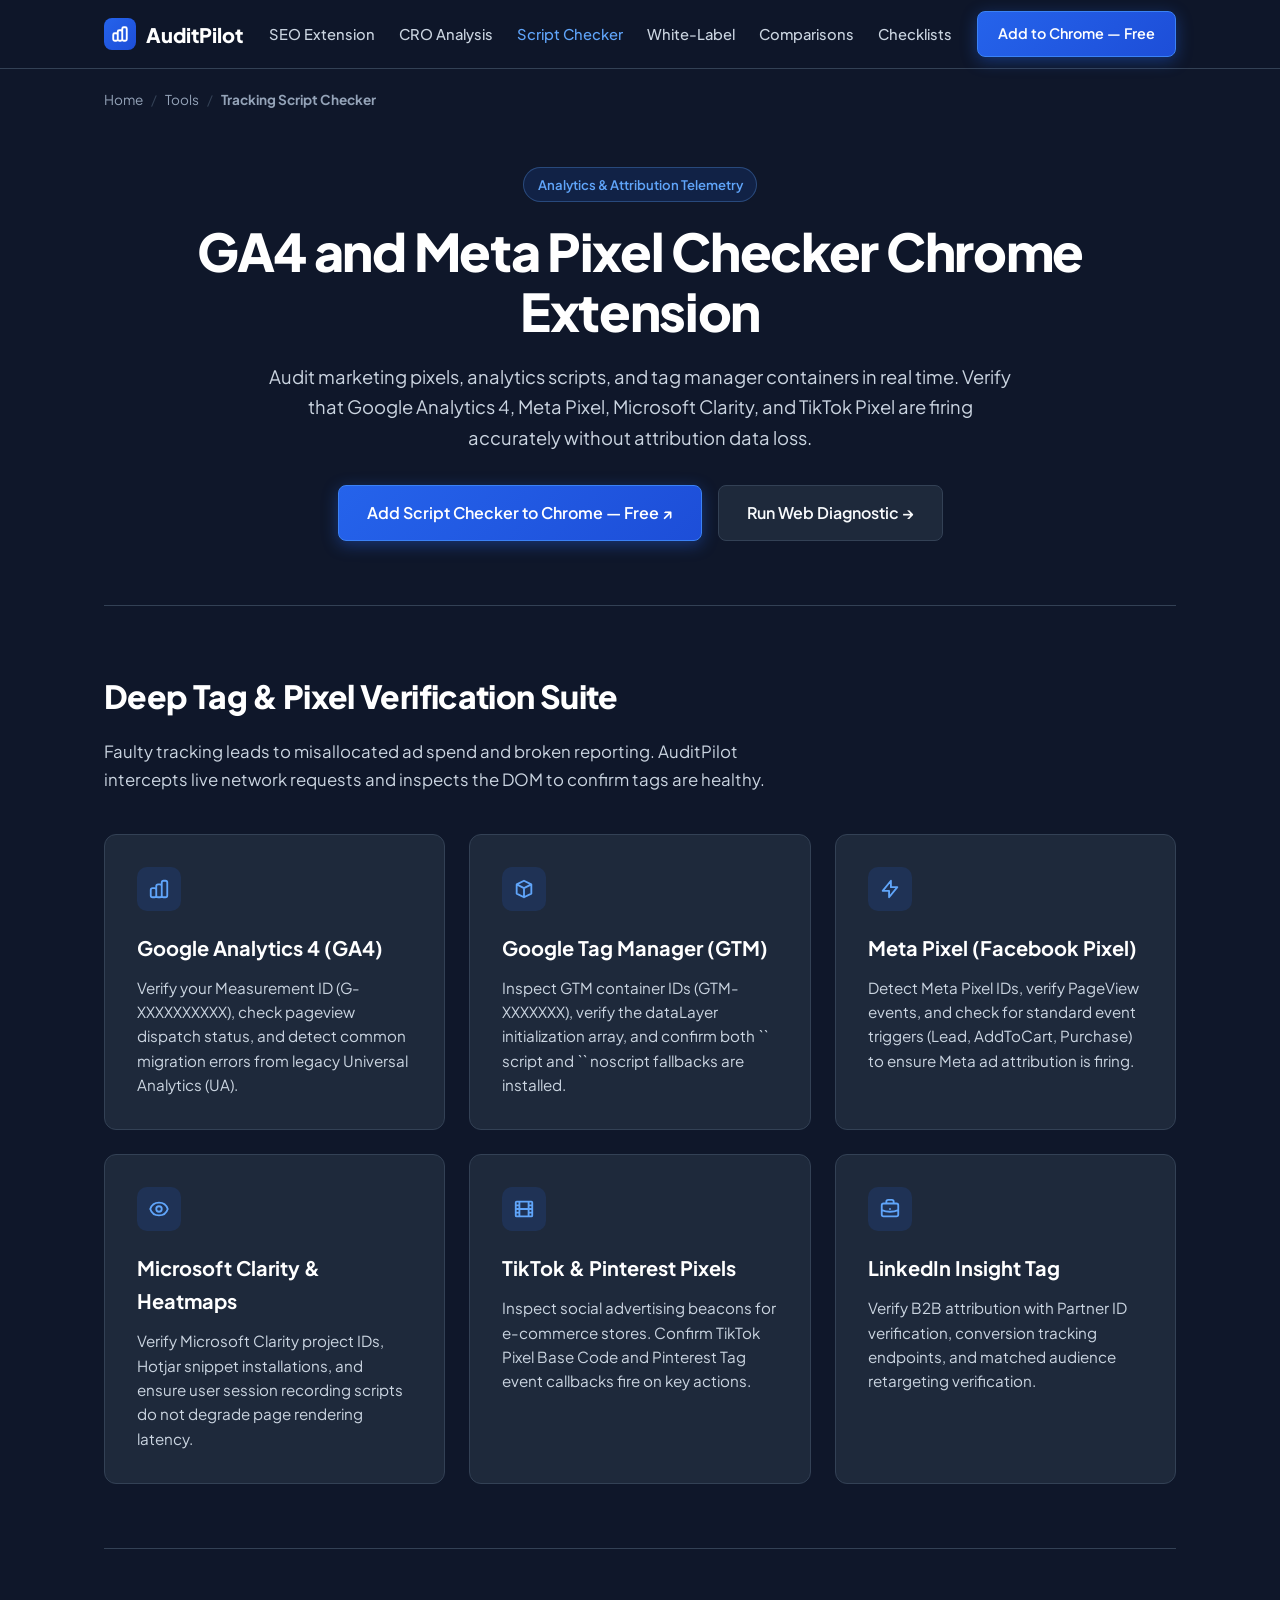
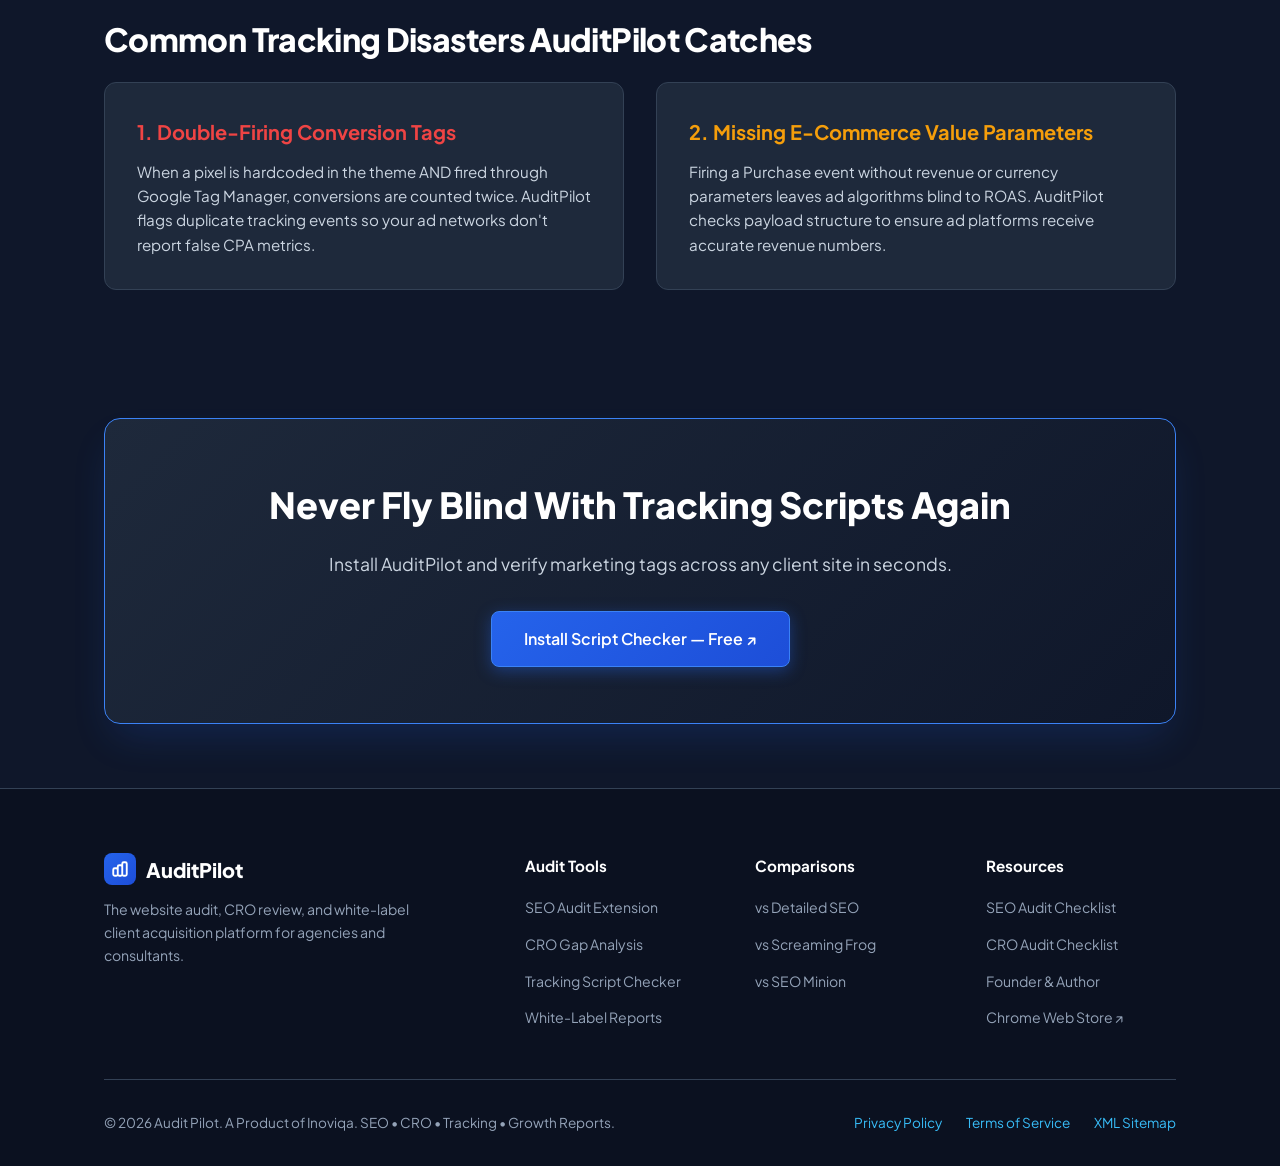
<file: tools/tracking-script-checker/index.html>
<!DOCTYPE html>
<html lang="en">
<head>
  <meta charset="UTF-8">
  <meta name="viewport" content="width=device-width, initial-scale=1.0">
  <title>GA4 & Meta Pixel Checker Chrome Extension | AuditPilot</title>
  <meta name="description" content="Audit web tracking scripts in 1 click. Check Google Analytics 4 (GA4), Google Tag Manager (GTM), Meta Pixel, Microsoft Clarity, and TikTok Pixel with the AuditPilot Chrome extension.">
  <meta name="keywords" content="ga4 and meta pixel checker extension, google tag manager checker, facebook pixel inspector, tracking script detector, microsoft clarity checker, tiktok pixel extension">
  <link rel="canonical" href="https://auditpilot.us/tools/tracking-script-checker/">
  <link rel="icon" type="image/jpeg" href="/logo.jpg">
  <link rel="stylesheet" href="/silo.css">

  <meta property="og:type" content="article">
  <meta property="og:url" content="https://auditpilot.us/tools/tracking-script-checker/">
  <meta property="og:title" content="GA4 & Meta Pixel Checker Chrome Extension | AuditPilot">
  <meta property="og:description" content="Detect missing tracking pixels, verify GA4 and Meta Pixel firing, and audit analytics setup in real-time.">
  <meta property="og:image" content="https://auditpilot.us/dashboard-preview.jpg">

  <script type="application/ld+json">
  {
    "@context": "https://schema.org",
    "@graph": [
      {
        "@type": "BreadcrumbList",
        "itemListElement": [
          {
            "@type": "ListItem",
            "position": 1,
            "name": "Home",
            "item": "https://auditpilot.us/"
          },
          {
            "@type": "ListItem",
            "position": 2,
            "name": "Tools",
            "item": "https://auditpilot.us/#core-capabilities"
          },
          {
            "@type": "ListItem",
            "position": 3,
            "name": "Tracking Script Checker",
            "item": "https://auditpilot.us/tools/tracking-script-checker/"
          }
        ]
      },
      {
        "@type": "SoftwareApplication",
        "name": "AuditPilot Tracking Script & Pixel Checker",
        "operatingSystem": "Google Chrome, Chromium, Brave, Microsoft Edge",
        "applicationCategory": "DeveloperApplication",
        "offers": {
          "@type": "Offer",
          "price": "0",
          "priceCurrency": "USD"
        },
        "description": "Inspect and diagnose tracking scripts including GA4, GTM, Meta Pixel, TikTok Pixel, and Microsoft Clarity directly in Chrome."
      }
    ]
  }
  </script>
</head>
<body>

  <!-- Site Navigation -->
  <header class="site-header">
    <div class="container nav-inner">
      <a href="/" class="brand">
        <div class="brand-icon">
          <svg width="18" height="18" fill="none" stroke="currentColor" viewBox="0 0 24 24"><path stroke-linecap="round" stroke-linejoin="round" stroke-width="2.5" d="M9 19v-6a2 2 0 00-2-2H5a2 2 0 00-2 2v6a2 2 0 002 2h2a2 2 0 002-2zm0 0V9a2 2 0 012-2h2a2 2 0 012 2v10m-6 0a2 2 0 002 2h2a2 2 0 002-2m0 0V5a2 2 0 012-2h2a2 2 0 012 2v14a2 2 0 01-2 2h-2a2 2 0 01-2-2z"></path></svg>
        </div>
        <span>AuditPilot</span>
      </a>
      <ul class="nav-links">
        <li><a href="/tools/seo-audit-extension/">SEO Extension</a></li>
        <li><a href="/tools/cro-gap-analysis/">CRO Analysis</a></li>
        <li><a href="/tools/tracking-script-checker/" style="color: #60A5FA;">Script Checker</a></li>
        <li><a href="/features/white-label-reports/">White-Label</a></li>
        <li><a href="/compare/auditpilot-vs-detailed-seo/">Comparisons</a></li>
        <li><a href="/resources/seo-audit-checklist/">Checklists</a></li>
      </ul>
      <div>
        <a href="https://chromewebstore.google.com/detail/audit-pilot-1-click-websi/bpopbhodmhhbedeepfkmifaciaafjbgn" target="_blank" rel="noopener" class="btn btn-chrome">Add to Chrome — Free</a>
      </div>
    </div>
  </header>

  <main class="container">
    <div class="breadcrumbs">
      <a href="/">Home</a>
      <span>/</span>
      <a href="/#core-capabilities">Tools</a>
      <span>/</span>
      <strong>Tracking Script Checker</strong>
    </div>

    <!-- Hero Section -->
    <section class="page-hero">
      <div class="badge">Analytics & Attribution Telemetry</div>
      <h1 class="hero-title">GA4 and Meta Pixel Checker Chrome Extension</h1>
      <p class="hero-subtitle">
        Audit marketing pixels, analytics scripts, and tag manager containers in real time. Verify that Google Analytics 4, Meta Pixel, Microsoft Clarity, and TikTok Pixel are firing accurately without attribution data loss.
      </p>
      <div class="hero-actions">
        <a href="https://chromewebstore.google.com/detail/audit-pilot-1-click-websi/bpopbhodmhhbedeepfkmifaciaafjbgn" target="_blank" rel="noopener" class="btn btn-chrome btn-primary" style="padding: 0.85rem 1.75rem; font-size: 1rem;">
          Add Script Checker to Chrome — Free ↗
        </a>
        <a href="/#teaser-scanner" class="btn btn-secondary" style="padding: 0.85rem 1.75rem; font-size: 1rem;">
          Run Web Diagnostic →
        </a>
      </div>
    </section>

    <!-- Supported Pixels Grid -->
    <section class="section">
      <h2 class="section-title">Deep Tag & Pixel Verification Suite</h2>
      <p class="section-intro">
        Faulty tracking leads to misallocated ad spend and broken reporting. AuditPilot intercepts live network requests and inspects the DOM to confirm tags are healthy.
      </p>

      <div class="grid-3">
        <div class="card">
          <div class="card-icon">
            <svg width="22" height="22" fill="none" stroke="currentColor" viewBox="0 0 24 24"><path stroke-linecap="round" stroke-linejoin="round" stroke-width="2" d="M9 19v-6a2 2 0 00-2-2H5a2 2 0 00-2 2v6a2 2 0 002 2h2a2 2 0 002-2zm0 0V9a2 2 0 012-2h2a2 2 0 012 2v10m-6 0a2 2 0 002 2h2a2 2 0 002-2m0 0V5a2 2 0 012-2h2a2 2 0 012 2v14a2 2 0 01-2 2h-2a2 2 0 01-2-2z"></path></svg>
          </div>
          <h3>Google Analytics 4 (GA4)</h3>
          <p>Verify your Measurement ID (G-XXXXXXXXXX), check pageview dispatch status, and detect common migration errors from legacy Universal Analytics (UA).</p>
        </div>

        <div class="card">
          <div class="card-icon">
            <svg width="22" height="22" fill="none" stroke="currentColor" viewBox="0 0 24 24"><path stroke-linecap="round" stroke-linejoin="round" stroke-width="2" d="M20 7l-8-4-8 4m16 0l-8 4m8-4v10l-8 4m0-10L4 7m8 4v10M4 7v10l8 4"></path></svg>
          </div>
          <h3>Google Tag Manager (GTM)</h3>
          <p>Inspect GTM container IDs (GTM-XXXXXXX), verify the dataLayer initialization array, and confirm both `<head>` script and `<body>` noscript fallbacks are installed.</p>
        </div>

        <div class="card">
          <div class="card-icon">
            <svg width="22" height="22" fill="none" stroke="currentColor" viewBox="0 0 24 24"><path stroke-linecap="round" stroke-linejoin="round" stroke-width="2" d="M13 10V3L4 14h7v7l9-11h-7z"></path></svg>
          </div>
          <h3>Meta Pixel (Facebook Pixel)</h3>
          <p>Detect Meta Pixel IDs, verify PageView events, and check for standard event triggers (Lead, AddToCart, Purchase) to ensure Meta ad attribution is firing.</p>
        </div>

        <div class="card">
          <div class="card-icon">
            <svg width="22" height="22" fill="none" stroke="currentColor" viewBox="0 0 24 24"><path stroke-linecap="round" stroke-linejoin="round" stroke-width="2" d="M15 12a3 3 0 11-6 0 3 3 0 016 0z"></path><path stroke-linecap="round" stroke-linejoin="round" stroke-width="2" d="M2.458 12C3.732 7.943 7.523 5 12 5c4.478 0 8.268 2.943 9.542 7-1.274 4.057-5.064 7-9.542 7-4.477 0-8.268-2.943-9.542-7z"></path></svg>
          </div>
          <h3>Microsoft Clarity & Heatmaps</h3>
          <p>Verify Microsoft Clarity project IDs, Hotjar snippet installations, and ensure user session recording scripts do not degrade page rendering latency.</p>
        </div>

        <div class="card">
          <div class="card-icon">
            <svg width="22" height="22" fill="none" stroke="currentColor" viewBox="0 0 24 24"><path stroke-linecap="round" stroke-linejoin="round" stroke-width="2" d="M7 4v16M17 4v16M3 8h4m10 0h4M3 12h18M3 16h4m10 0h4M4 20h16a1 1 0 001-1V5a1 1 0 00-1-1H4a1 1 0 00-1 1v14a1 1 0 001 1z"></path></svg>
          </div>
          <h3>TikTok & Pinterest Pixels</h3>
          <p>Inspect social advertising beacons for e-commerce stores. Confirm TikTok Pixel Base Code and Pinterest Tag event callbacks fire on key actions.</p>
        </div>

        <div class="card">
          <div class="card-icon">
            <svg width="22" height="22" fill="none" stroke="currentColor" viewBox="0 0 24 24"><path stroke-linecap="round" stroke-linejoin="round" stroke-width="2" d="M21 13.255A23.931 23.931 0 0112 15c-3.183 0-6.22-.62-9-1.745M16 6V4a2 2 0 00-2-2h-4a2 2 0 00-2 2v2m4 6h.01M5 20h14a2 2 0 002-2V8a2 2 0 00-2-2H5a2 2 0 00-2 2v10a2 2 0 002 2z"></path></svg>
          </div>
          <h3>LinkedIn Insight Tag</h3>
          <p>Verify B2B attribution with Partner ID verification, conversion tracking endpoints, and matched audience retargeting verification.</p>
        </div>
      </div>
    </section>

    <!-- Common Tracking Bugs Section -->
    <section class="section">
      <h2 class="section-title">Common Tracking Disasters AuditPilot Catches</h2>
      <div class="grid-2">
        <div class="card">
          <h3 style="color: #EF4444;">1. Double-Firing Conversion Tags</h3>
          <p>
            When a pixel is hardcoded in the theme AND fired through Google Tag Manager, conversions are counted twice. AuditPilot flags duplicate tracking events so your ad networks don't report false CPA metrics.
          </p>
        </div>
        <div class="card">
          <h3 style="color: #F59E0B;">2. Missing E-Commerce Value Parameters</h3>
          <p>
            Firing a Purchase event without revenue or currency parameters leaves ad algorithms blind to ROAS. AuditPilot checks payload structure to ensure ad platforms receive accurate revenue numbers.
          </p>
        </div>
      </div>
    </section>

    <!-- Bottom CTA -->
    <div class="cta-box">
      <h2>Never Fly Blind With Tracking Scripts Again</h2>
      <p>Install AuditPilot and verify marketing tags across any client site in seconds.</p>
      <div class="hero-actions">
        <a href="https://chromewebstore.google.com/detail/audit-pilot-1-click-websi/bpopbhodmhhbedeepfkmifaciaafjbgn" target="_blank" rel="noopener" class="btn btn-chrome btn-primary" style="padding: 0.85rem 2rem; font-size: 1rem;">
          Install Script Checker — Free ↗
        </a>
      </div>
    </div>
  </main>

  <!-- Site Footer -->
  <footer class="site-footer">
    <div class="container">
      <div class="footer-grid">
        <div class="footer-col">
          <div class="brand" style="margin-bottom: 0.75rem;">
            <div class="brand-icon">
              <svg width="18" height="18" fill="none" stroke="currentColor" viewBox="0 0 24 24"><path stroke-linecap="round" stroke-linejoin="round" stroke-width="2.5" d="M9 19v-6a2 2 0 00-2-2H5a2 2 0 00-2 2v6a2 2 0 002 2h2a2 2 0 002-2zm0 0V9a2 2 0 012-2h2a2 2 0 012 2v10m-6 0a2 2 0 002 2h2a2 2 0 002-2m0 0V5a2 2 0 012-2h2a2 2 0 012 2v14a2 2 0 01-2 2h-2a2 2 0 01-2-2z"></path></svg>
            </div>
            <span>AuditPilot</span>
          </div>
          <p style="color: var(--color-text-muted); font-size: 0.88rem; max-width: 320px;">
            The website audit, CRO review, and white-label client acquisition platform for agencies and consultants.
          </p>
        </div>

        <div class="footer-col">
          <h4>Audit Tools</h4>
          <ul class="footer-links">
            <li><a href="/tools/seo-audit-extension/">SEO Audit Extension</a></li>
            <li><a href="/tools/cro-gap-analysis/">CRO Gap Analysis</a></li>
            <li><a href="/tools/tracking-script-checker/">Tracking Script Checker</a></li>
            <li><a href="/features/white-label-reports/">White-Label Reports</a></li>
          </ul>
        </div>

        <div class="footer-col">
          <h4>Comparisons</h4>
          <ul class="footer-links">
            <li><a href="/compare/auditpilot-vs-detailed-seo/">vs Detailed SEO</a></li>
            <li><a href="/compare/auditpilot-vs-screaming-frog/">vs Screaming Frog</a></li>
            <li><a href="/compare/auditpilot-vs-seo-minion/">vs SEO Minion</a></li>
          </ul>
        </div>

        <div class="footer-col">
          <h4>Resources</h4>
          <ul class="footer-links">
            <li><a href="/resources/seo-audit-checklist/">SEO Audit Checklist</a></li>
            <li><a href="/resources/cro-audit-checklist/">CRO Audit Checklist</a></li>
            <li><a href="/author/">Founder & Author</a></li>
            <li><a href="https://chromewebstore.google.com/detail/audit-pilot-1-click-websi/bpopbhodmhhbedeepfkmifaciaafjbgn" target="_blank" rel="noopener">Chrome Web Store ↗</a></li>
          </ul>
        </div>
      </div>

      <div class="footer-bottom">
        <div>
          &copy; 2026 Audit Pilot. A Product of Inoviqa. SEO &bull; CRO &bull; Tracking &bull; Growth Reports.
        </div>
        <div style="display: flex; gap: 1.5rem;">
          <a href="/#">Privacy Policy</a>
          <a href="/#">Terms of Service</a>
          <a href="/sitemap_index.xml">XML Sitemap</a>
        </div>
      </div>
    </div>
  </footer>

</body>
</html>
</file>
<file: silo.css>
@import url('https://fonts.googleapis.com/css2?family=Plus+Jakarta+Sans:wght@300;400;500;600;700;800&family=JetBrains+Mono:wght@400;500;600&display=swap');

:root {
  --color-bg: #0F172A;
  --color-surface: #1E293B;
  --color-surface-hover: #283548;
  --color-border: #334155;
  --color-border-subtle: #1E293B;
  --color-text-main: #F8FAFC;
  --color-text-secondary: #CBD5E1;
  --color-text-muted: #94A3B8;
  --color-primary: #2563EB;
  --color-primary-hover: #1D4ED8;
  --color-accent: #10B981;
  --color-danger: #EF4444;
  --color-warning: #F59E0B;
  --font-main: 'Plus Jakarta Sans', -apple-system, BlinkMacSystemFont, 'Segoe UI', Roboto, sans-serif;
  --font-mono: 'JetBrains Mono', monospace;
}

* {
  box-sizing: border-box;
  margin: 0;
  padding: 0;
}

body {
  font-family: var(--font-main);
  background-color: var(--color-bg);
  color: var(--color-text-main);
  line-height: 1.65;
  -webkit-font-smoothing: antialiased;
}

a {
  color: #38BDF8;
  text-decoration: none;
  transition: color 0.15s ease;
}

a:hover {
  color: #7DD3FC;
  text-decoration: underline;
}

.container {
  max-width: 1120px;
  margin: 0 auto;
  padding: 0 1.5rem;
}

/* Header & Nav */
.site-header {
  border-bottom: 1px solid var(--color-border);
  background: rgba(15, 23, 42, 0.85);
  backdrop-filter: blur(12px);
  position: sticky;
  top: 0;
  z-index: 100;
}

.nav-inner {
  display: flex;
  align-items: center;
  justify-content: space-between;
  height: 68px;
}

.brand {
  display: flex;
  align-items: center;
  gap: 0.65rem;
  color: #FFFFFF;
  font-weight: 800;
  font-size: 1.25rem;
  text-decoration: none;
}

.brand-icon {
  width: 32px;
  height: 32px;
  background: linear-gradient(135deg, #2563EB 0%, #1D4ED8 100%);
  border-radius: 8px;
  display: flex;
  align-items: center;
  justify-content: center;
  color: #FFFFFF;
}

.nav-links {
  display: flex;
  align-items: center;
  gap: 1.5rem;
  list-style: none;
}

.nav-links a {
  color: var(--color-text-secondary);
  font-size: 0.92rem;
  font-weight: 500;
}

.nav-links a:hover {
  color: #FFFFFF;
  text-decoration: none;
}

.btn {
  display: inline-flex;
  align-items: center;
  justify-content: center;
  gap: 0.5rem;
  padding: 0.65rem 1.25rem;
  font-size: 0.9rem;
  font-weight: 600;
  border-radius: 8px;
  cursor: pointer;
  transition: all 0.15s ease;
  text-decoration: none;
  border: 1px solid transparent;
}

.btn-primary {
  background: #2563EB;
  color: #FFFFFF;
}

.btn-primary:hover {
  background: #1D4ED8;
  color: #FFFFFF;
  text-decoration: none;
  box-shadow: 0 4px 12px rgba(37, 99, 235, 0.35);
}

.btn-secondary {
  background: var(--color-surface);
  color: var(--color-text-main);
  border-color: var(--color-border);
}

.btn-secondary:hover {
  background: var(--color-surface-hover);
  color: #FFFFFF;
  text-decoration: none;
}

.btn-chrome {
  background: linear-gradient(135deg, #2563EB 0%, #1D4ED8 100%);
  color: #FFFFFF;
  border: 1px solid #3B82F6;
  box-shadow: 0 4px 16px rgba(37, 99, 235, 0.4);
}

.btn-chrome:hover {
  background: #1D4ED8;
  color: #FFFFFF;
  text-decoration: none;
}

/* Breadcrumbs */
.breadcrumbs {
  padding: 1.25rem 0 0.5rem;
  display: flex;
  align-items: center;
  gap: 0.5rem;
  font-size: 0.85rem;
  color: var(--color-text-muted);
}

.breadcrumbs a {
  color: var(--color-text-muted);
}

.breadcrumbs a:hover {
  color: #FFFFFF;
}

.breadcrumbs span {
  color: var(--color-border);
}

/* Hero */
.page-hero {
  padding: 3rem 0 4rem;
  text-align: center;
}

.badge {
  display: inline-flex;
  align-items: center;
  gap: 0.4rem;
  padding: 0.35rem 0.85rem;
  background: rgba(37, 99, 235, 0.15);
  color: #60A5FA;
  border: 1px solid rgba(96, 165, 250, 0.3);
  border-radius: 9999px;
  font-size: 0.82rem;
  font-weight: 600;
  margin-bottom: 1.25rem;
}

.hero-title {
  font-size: clamp(2rem, 5vw, 3.25rem);
  font-weight: 800;
  letter-spacing: -0.025em;
  line-height: 1.15;
  margin-bottom: 1.25rem;
  color: #FFFFFF;
}

.hero-subtitle {
  font-size: 1.15rem;
  color: var(--color-text-secondary);
  max-width: 760px;
  margin: 0 auto 2rem;
}

.hero-actions {
  display: flex;
  gap: 1rem;
  justify-content: center;
  flex-wrap: wrap;
}

/* Sections */
.section {
  padding: 4rem 0;
  border-top: 1px solid var(--color-border);
}

.section-title {
  font-size: 2rem;
  font-weight: 800;
  letter-spacing: -0.02em;
  margin-bottom: 1rem;
  color: #FFFFFF;
}

.section-intro {
  color: var(--color-text-secondary);
  font-size: 1.05rem;
  max-width: 720px;
  margin-bottom: 2.5rem;
}

/* Grid Cards */
.grid-3 {
  display: grid;
  grid-template-columns: repeat(auto-fit, minmax(320px, 1fr));
  gap: 1.5rem;
}

.grid-2 {
  display: grid;
  grid-template-columns: repeat(auto-fit, minmax(460px, 1fr));
  gap: 2rem;
}

.card {
  background: var(--color-surface);
  border: 1px solid var(--color-border);
  border-radius: 12px;
  padding: 2rem;
  transition: transform 0.2s ease, border-color 0.2s ease;
}

.card:hover {
  border-color: #475569;
  transform: translateY(-2px);
}

.card-icon {
  width: 44px;
  height: 44px;
  background: rgba(37, 99, 235, 0.15);
  color: #60A5FA;
  border-radius: 10px;
  display: flex;
  align-items: center;
  justify-content: center;
  margin-bottom: 1.25rem;
}

.card h3 {
  font-size: 1.25rem;
  font-weight: 700;
  margin-bottom: 0.75rem;
  color: #FFFFFF;
}

.card p {
  color: var(--color-text-secondary);
  font-size: 0.95rem;
  line-height: 1.6;
}

/* Comparison Table */
.table-responsive {
  width: 100%;
  overflow-x: auto;
  background: var(--color-surface);
  border: 1px solid var(--color-border);
  border-radius: 12px;
  margin: 2rem 0;
}

.compare-table {
  width: 100%;
  border-collapse: collapse;
  text-align: left;
}

.compare-table th, .compare-table td {
  padding: 1.15rem 1.5rem;
  border-bottom: 1px solid var(--color-border);
  font-size: 0.95rem;
}

.compare-table th {
  background: rgba(15, 23, 42, 0.6);
  font-weight: 700;
  color: #FFFFFF;
}

.compare-table tr:last-child td {
  border-bottom: none;
}

.check {
  color: var(--color-accent);
  font-weight: 700;
}

.cross {
  color: var(--color-danger);
  font-weight: 700;
}

/* Checklist UI */
.checklist-group {
  background: var(--color-surface);
  border: 1px solid var(--color-border);
  border-radius: 12px;
  padding: 2rem;
  margin-bottom: 2rem;
}

.checklist-group h3 {
  font-size: 1.35rem;
  font-weight: 700;
  margin-bottom: 1.25rem;
  color: #FFFFFF;
  display: flex;
  align-items: center;
  gap: 0.5rem;
}

.checklist-items {
  list-style: none;
  display: flex;
  flex-direction: column;
  gap: 1rem;
}

.checklist-item {
  display: flex;
  align-items: flex-start;
  gap: 0.85rem;
  font-size: 0.98rem;
  color: var(--color-text-secondary);
  padding: 0.65rem;
  border-radius: 8px;
  background: rgba(15, 23, 42, 0.4);
}

.checklist-item strong {
  color: #FFFFFF;
}

.check-icon {
  color: var(--color-accent);
  flex-shrink: 0;
  margin-top: 0.15rem;
}

/* CTA Banner */
.cta-box {
  background: linear-gradient(135deg, #1E293B 0%, #0F172A 100%);
  border: 1px solid #3B82F6;
  border-radius: 16px;
  padding: 3.5rem 2rem;
  text-align: center;
  box-shadow: 0 20px 40px -10px rgba(37, 99, 235, 0.2);
  margin: 4rem 0;
}

.cta-box h2 {
  font-size: 2.25rem;
  font-weight: 800;
  color: #FFFFFF;
  margin-bottom: 1rem;
}

.cta-box p {
  color: var(--color-text-secondary);
  font-size: 1.1rem;
  max-width: 650px;
  margin: 0 auto 2rem;
}

/* Author Box */
.author-card {
  display: flex;
  gap: 2rem;
  background: var(--color-surface);
  border: 1px solid var(--color-border);
  border-radius: 16px;
  padding: 2.5rem;
  margin: 2rem 0;
  align-items: center;
}

.author-avatar {
  width: 100px;
  height: 100px;
  border-radius: 50%;
  background: linear-gradient(135deg, #2563EB, #10B981);
  display: flex;
  align-items: center;
  justify-content: center;
  font-size: 2.2rem;
  font-weight: 800;
  color: #FFFFFF;
  flex-shrink: 0;
}

/* Footer */
.site-footer {
  border-top: 1px solid var(--color-border);
  background: #0B1120;
  padding: 4rem 0 2rem;
  margin-top: 4rem;
}

.footer-grid {
  display: grid;
  grid-template-columns: 2fr 1fr 1fr 1fr;
  gap: 2.5rem;
  margin-bottom: 3rem;
}

@media (max-width: 768px) {
  .footer-grid {
    grid-template-columns: 1fr;
  }
  .grid-2 {
    grid-template-columns: 1fr;
  }
  .nav-links {
    display: none;
  }
}

.footer-col h4 {
  font-size: 0.95rem;
  font-weight: 700;
  color: #FFFFFF;
  margin-bottom: 1rem;
}

.footer-links {
  list-style: none;
  display: flex;
  flex-direction: column;
  gap: 0.65rem;
}

.footer-links a {
  color: var(--color-text-muted);
  font-size: 0.88rem;
}

.footer-links a:hover {
  color: #FFFFFF;
}

.footer-bottom {
  border-top: 1px solid var(--color-border);
  padding-top: 2rem;
  display: flex;
  justify-content: space-between;
  align-items: center;
  flex-wrap: wrap;
  gap: 1rem;
  font-size: 0.85rem;
  color: var(--color-text-muted);
}
</file>
